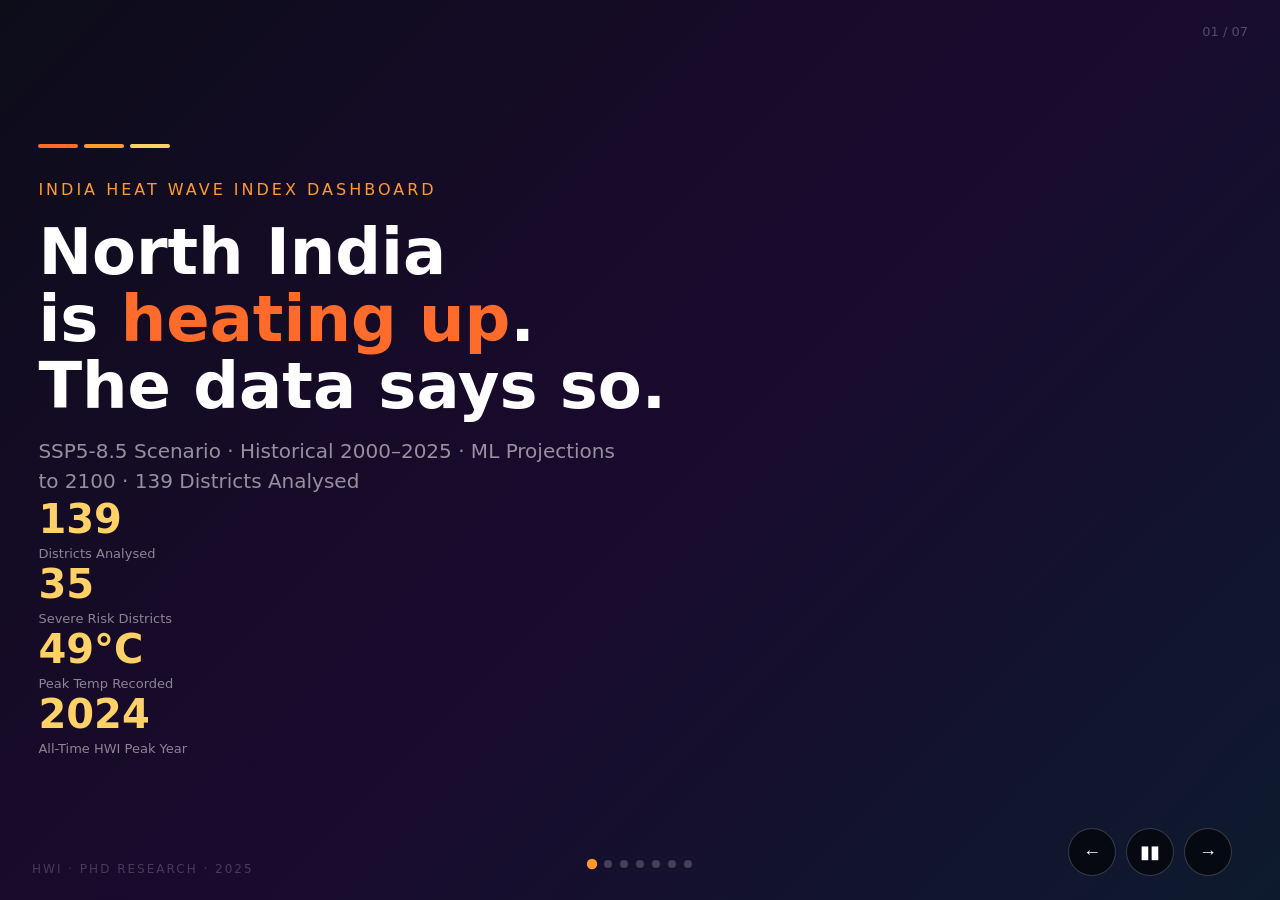
<file: index.html>
<!DOCTYPE html>
<html lang="en">
<head>
<meta charset="UTF-8">
<meta name="viewport" content="width=device-width, initial-scale=1.0">
<title>India Heat Wave Index — LinkedIn Presentation</title>
<style>
  * { margin: 0; padding: 0; box-sizing: border-box; }

  body {
    font-family: 'Segoe UI', system-ui, -apple-system, sans-serif;
    background: #0a0a0f;
    color: #fff;
    height: 100vh;
    overflow: hidden;
    display: flex;
    flex-direction: column;
    align-items: center;
    justify-content: center;
  }

  /* .stage {
    width: 1200px;
    height: 675px;
    position: relative;
    overflow: hidden;
    border-radius: 12px;
  } */
 .stage{
  width:min(1200px,100vw);
  height:min(675px,100vh);
  aspect-ratio:16/9;
} 
 /* .stage{
    width:min(1200px,95vw);
    aspect-ratio:16/9;
    margin:auto;
} */
  .slide {
    position: absolute;
    inset: 0;
    display: flex;
    flex-direction: column;
    justify-content: center;
    padding: clamp(1rem,3vw,4rem);
    opacity: 0;
    transform: translateX(80px);
    transition: opacity 0.55s ease, transform 0.55s ease;
    pointer-events: none;
  }
  .slide.active {
    opacity: 1;
    transform: translateX(0);
    pointer-events: auto;
  }
  .slide.exit {
    opacity: 0;
    transform: translateX(-80px);
  }

  /* ── SLIDE 1 — TITLE ── */
  .s1 { background: linear-gradient(135deg, #0d0d1a 0%, #1a0a2e 50%, #0d1a2e 100%); }
  .s1 .flame-bar { display: flex; gap: 6px; margin-bottom: 32px; }
  .s1 .flame-bar span { width: 40px; height: 4px; border-radius: 2px; }
  .s1 .flame-bar span:nth-child(1) { background: #ff6b2b; }
  .s1 .flame-bar span:nth-child(2) { background: #ff9a2e; }
  .s1 .flame-bar span:nth-child(3) { background: #ffd166; }
  .s1 .eyebrow { font-size: 16px; letter-spacing: 3px; text-transform: uppercase; color: #ff9a2e; margin-bottom: 20px; font-weight: 500; }
  .s1 h1 { font-size: clamp(2rem, 5vw, 4rem); font-weight: 800; line-height: 1.05; color: #fff; margin-bottom: 16px; }
  .s1 h1 em { color: #ff6b2b; font-style: normal; }
  .s1 .subtitle { font-size: 20px; color: rgba(255,255,255,0.55); line-height: 1.5; max-width: 600px; }
  /* .s1 .stats-row { display: flex; gap: 48px; margin-top: 52px; } */
  .s1 ..stats-row{
    display:flex;
    flex-wrap:wrap;
    gap:1.5rem;
}
  .s1 .stat { }
  .s1 .stat-num { font-size: 40px; font-weight: 800; color: #ffd166; }
  .s1 .stat-label { font-size: 13px; color: rgba(255,255,255,0.5); margin-top: 4px; }
  .s1 .geo-hint { position: absolute; right: 72px; top: 50%; transform: translateY(-50%); display: flex; flex-direction: column; gap: 10px; }
  .s1 .geo-dot { width: 8px; height: 8px; border-radius: 50%; }
  .geo-pulse { animation: pulse 2s ease-in-out infinite; }
  @keyframes pulse { 0%,100% { opacity: 1; transform: scale(1); } 50% { opacity: 0.4; transform: scale(0.7); } }

  /* ── SLIDE 2 — SCENARIO COMPARISON ── */
  .s2 { background: #0e1117; }
  .slide-header { margin-bottom: 40px; }
  .slide-header .tag { font-size: 16px; letter-spacing: 2.5px; text-transform: uppercase; color: #ff9a2e; margin-bottom: 12px; }
  .slide-header h2 { font-size: 38px; font-weight: 800; color: #fff; line-height: 1.15; }
  .slide-header h2 em { color: #ff6b2b; font-style: normal; }
  /* .scenario-cards { display: grid; grid-template-columns: repeat(3, 1fr); gap: 20px; } */
 .scenario-cards{
    display:grid;
    grid-template-columns:
      repeat(auto-fit,minmax(280px,1fr));
    gap:20px;
}
  .sc-card { border-radius: 12px; padding: 28px 24px; position: relative; overflow: hidden; }
  .sc-card.green { background: #0d1f17; border: 1px solid #1d4a2a; }
  .sc-card.amber { background: #1f1500; border: 1px solid #4a3000; }
  .sc-card.red { background: #1f0d0d; border: 1px solid #5a1a1a; }
  .sc-card .sc-label { font-size: 12px; font-weight: 700; letter-spacing: 1.5px; text-transform: uppercase; margin-bottom: 16px; }
  .sc-card.green .sc-label { color: #4ade80; }
  .sc-card.amber .sc-label { color: #fbbf24; }
  .sc-card.red .sc-label { color: #f87171; }
  .sc-card .sc-name { font-size: 18px; font-weight: 700; color: #fff; margin-bottom: 8px; }
  .sc-card .sc-desc { font-size: 13px; color: rgba(255,255,255,0.5); margin-bottom: 24px; line-height: 1.5; }
  .sc-card .year-row { display: flex; justify-content: space-between; font-size: 13px; color: rgba(255,255,255,0.4); margin-bottom: 8px; }
  .sc-card .hwi-val { font-size: 32px; font-weight: 800; }
  .sc-card.green .hwi-val { color: #4ade80; }
  .sc-card.amber .hwi-val { color: #fbbf24; }
  .sc-card.red .hwi-val { color: #f87171; }
  .sc-card .hwi-sub { font-size: 12px; color: rgba(255,255,255,0.4); }
  .sc-card .rise-badge { margin-top: 16px; display: inline-flex; align-items: center; gap: 6px; padding: 4px 12px; border-radius: 20px; font-size: 12px; font-weight: 600; }
  .sc-card.green .rise-badge { background: rgba(74,222,128,0.15); color: #4ade80; }
  .sc-card.amber .rise-badge { background: rgba(251,191,36,0.15); color: #fbbf24; }
  .sc-card.red .rise-badge { background: rgba(248,113,113,0.15); color: #f87171; }

  /* ── SLIDE 3 — STATE RISK MAP ── */
  .s3 { background: #0a0e16; }
  /* .state-grid { display: grid; grid-template-columns: 1fr 1fr; gap: 20px; margin-top: 32px; } */
 .state-grid{
    display:grid;
    grid-template-columns:
      repeat(auto-fit,minmax(350px,1fr));
    gap:20px;
}
  .state-row { display: flex; align-items: center; gap: 16px; background: rgba(255,255,255,0.04); border: 0.5px solid rgba(255,255,255,0.08); border-radius: 10px; padding: 16px 20px; }
  .state-risk-bar-wrap { flex: 1; height: 6px; background: rgba(255,255,255,0.1); border-radius: 3px; overflow: hidden; }
  .state-risk-bar { height: 100%; border-radius: 3px; transition: width 1s ease 0.3s; }
  .state-name { font-size: 15px; font-weight: 600; color: #fff; width: 160px; flex-shrink: 0; }
  .state-score { font-size: 14px; font-weight: 700; width: 40px; text-align: right; flex-shrink: 0; }
  .severe-badge { font-size: 11px; padding: 2px 8px; border-radius: 10px; background: rgba(248,113,113,0.2); color: #f87171; width: 60px; text-align: center; flex-shrink: 0; }
  .legend-row { display: flex; gap: 20px; margin-top: 20px; }
  .legend-item { display: flex; align-items: center; gap: 8px; font-size: 12px; color: rgba(255,255,255,0.5); }
  .legend-dot { width: 10px; height: 10px; border-radius: 2px; }

  /* ── SLIDE 4 — TOP DRIVERS ── */
  .s4 { background: #080d14; }
  .drivers-list { display: flex; flex-direction: column; gap: 14px; margin-top: 28px; }
  .driver-item { display: grid; grid-template-columns: 28px 1fr auto auto; align-items: center; gap: 16px; }
  .driver-rank { font-size: 13px; font-weight: 700; color: rgba(255,255,255,0.3); }
  .driver-name { font-size: 15px; font-weight: 600; color: #fff; }
  .driver-cat { font-size: 11px; color: rgba(255,255,255,0.4); font-weight: 400; display: block; }
  .driver-bar-wrap { width: 240px; height: 6px; background: rgba(255,255,255,0.08); border-radius: 3px; overflow: hidden; }
  .driver-bar { height: 100%; border-radius: 3px; width: 0; transition: width 1.2s ease; }
  .driver-pct { font-size: 14px; font-weight: 700; color: #ffd166; min-width: 40px; text-align: right; }

  /* ── SLIDE 5 — HOTTEST YEARS ── */
  .s5 { background: #100808; }
  .years-chart { margin-top: 28px; display: flex; flex-direction: column; gap: 12px; }
  .year-bar-row { display: grid; grid-template-columns: 64px 1fr 80px; align-items: center; gap: 16px; }
  .year-label { font-size: 15px; font-weight: 700; color: rgba(255,255,255,0.7); }
  .year-bar-wrap { height: 32px; background: rgba(255,255,255,0.05); border-radius: 6px; overflow: hidden; position: relative; }
  .year-bar-fill { height: 100%; border-radius: 6px; width: 0; transition: width 1.1s cubic-bezier(0.22,1,0.36,1); display: flex; align-items: center; padding-left: 12px; }
  .year-context { font-size: 11px; color: rgba(255,255,255,0.4); }
  .year-hwi { font-size: 16px; font-weight: 800; text-align: right; }
  .fire-accent { position: absolute; right: 48px; top: 28px; font-size: 80px; opacity: 0.07; user-select: none; }

  /* ── SLIDE 6 — DISTRICT RISING ── */
  .s6 { background: #0c0a12; }
  /* .district-cols { display: grid; grid-template-columns: 1fr 1fr; gap: 24px; margin-top: 28px; } */
 .district-cols{
    display:grid;
    grid-template-columns:
      repeat(auto-fit,minmax(300px,1fr));
    gap:24px;
}
  .district-col h3 { font-size: 13px; letter-spacing: 1.5px; text-transform: uppercase; margin-bottom: 14px; font-weight: 600; }
  .district-col.rising h3 { color: #f87171; }
  .district-col.cooling h3 { color: #34d399; }
  .district-list { display: flex; flex-direction: column; gap: 8px; }
  .dist-row { display: flex; align-items: center; gap: 10px; padding: 8px 12px; border-radius: 8px; background: rgba(255,255,255,0.03); border: 0.5px solid rgba(255,255,255,0.06); }
  .dist-name { font-size: 13px; font-weight: 600; color: #fff; flex: 1; }
  .dist-state { font-size: 11px; color: rgba(255,255,255,0.35); }
  .dist-change { font-size: 13px; font-weight: 700; }
  .rising .dist-change { color: #f87171; }
  .cooling .dist-change { color: #34d399; }

  /* ── SLIDE 7 — CALL TO ACTION ── */
  .s7 { background: linear-gradient(135deg, #0d0d1a 0%, #1a0a2e 50%, #0d1a2e 100%); align-items: center; text-align: center; }
  .s7 .big-number { font-size: clamp(3rem,10vw,8rem); font-weight: 900; color: #ff6b2b; line-height: 1; }
  .s7 .cta-label { font-size: 22px; color: rgba(255,255,255,0.7); margin-bottom: 12px; }
  .s7 h2 { font-size: 36px; font-weight: 800; color: #fff; line-height: 1.3; margin-bottom: 28px; max-width: 720px; }
  .s7 .hashtags { display: flex; gap: 12px; flex-wrap: wrap; justify-content: center; }
  .s7 .hashtag { font-size: 14px; color: #ff9a2e; font-weight: 600; padding: 6px 16px; border: 1px solid rgba(255,154,46,0.3); border-radius: 20px; }

  /* PROGRESS BAR */
  .progress-bar { position: fixed; bottom: 32px; left: 50%; transform: translateX(-50%); display: flex; gap: 8px; z-index: 100; }
  .progress-dot { width: 8px; height: 8px; border-radius: 50%; background: rgba(255,255,255,0.2); cursor: pointer; transition: background 0.3s, transform 0.3s; }
  .progress-dot.active { background: #ff9a2e; transform: scale(1.3); }

  /* CONTROLS */
  .controls { position: fixed; bottom: 24px; right: 48px; display: flex; gap: 10px; z-index: 100; }
  .ctrl-btn { width:clamp(36px,4vw,48px); height:clamp(36px,4vw,48px); border-radius: 50%; border: 1px solid rgba(255,255,255,0.2); background: rgba(0,0,0,0.6); color: #fff; cursor: pointer; font-size: 18px; display: flex; align-items: center; justify-content: center; transition: background 0.2s; }
  .ctrl-btn:hover { background: rgba(255,255,255,0.1); }

  .slide-num { position: absolute; top: 24px; right: 32px; font-size: 13px; color: rgba(255,255,255,0.25); font-weight: 500; }
  .brand { position: absolute; bottom: 24px; left: 32px; font-size: 12px; color: rgba(255,255,255,0.2); letter-spacing: 2px; text-transform: uppercase; }
</style>
</head>
<body>

<div class="stage" id="stage">

  <!-- SLIDE 1: TITLE -->
  <div class="slide s1 active" id="slide-0">
    <div class="flame-bar">
      <span></span><span></span><span></span>
    </div>
    <div class="eyebrow">India Heat Wave Index Dashboard</div>
    <h1>North India<br>is <em>heating up</em>.<br>The data says so.</h1>
    <p class="subtitle">SSP5-8.5 Scenario · Historical 2000–2025 · ML Projections to 2100 · 139 Districts Analysed</p>
    <div class="stats-row">
      <div class="stat">
        <div class="stat-num">139</div>
        <div class="stat-label">Districts Analysed</div>
      </div>
      <div class="stat">
        <div class="stat-num">35</div>
        <div class="stat-label">Severe Risk Districts</div>
      </div>
      <div class="stat">
        <div class="stat-num">49°C</div>
        <div class="stat-label">Peak Temp Recorded</div>
      </div>
      <div class="stat">
        <div class="stat-num">2024</div>
        <div class="stat-label">All-Time HWI Peak Year</div>
      </div>
    </div>
    <div class="brand">HWI · PhD Research · 2025</div>
    <div class="slide-num">01 / 07</div>
  </div>

  <!-- SLIDE 2: THREE SCENARIOS -->
  <div class="slide s2" id="slide-1">
    <div class="slide-header">
      <div class="tag">Climate Projections</div>
      <h2>Three futures.<br>Only one is <em>unavoidable</em>.</h2>
    </div>
    <div class="scenario-cards">
      <div class="sc-card green">
        <div class="sc-label">SSP1-2.6</div>
        <div class="sc-name">Best Case</div>
        <div class="sc-desc">Rapid decarbonisation, aggressive green transitions, global cooperation</div>
        <div class="year-row"><span>2030</span><span>2050</span><span>2100</span></div>
        <div class="hwi-val">2.086</div>
        <div class="hwi-sub">HWI by 2100</div>
        <div class="rise-badge">↑ +0.196 rise</div>
      </div>
      <div class="sc-card amber">
        <div class="sc-label">SSP2-4.5</div>
        <div class="sc-name">Middle Path</div>
        <div class="sc-desc">Moderate mitigation. Partial transitions. Business-as-usual for many sectors</div>
        <div class="year-row"><span>2030</span><span>2050</span><span>2100</span></div>
        <div class="hwi-val">2.230</div>
        <div class="hwi-sub">HWI by 2100</div>
        <div class="rise-badge">↑ +0.316 rise</div>
      </div>
      <div class="sc-card red">
        <div class="sc-label">SSP5-8.5</div>
        <div class="sc-name">Crisis Path</div>
        <div class="sc-desc">No mitigation. Fossil-fuel dominated growth. Extreme warming trajectory</div>
        <div class="year-row"><span>2030</span><span>2050</span><span>2100</span></div>
        <div class="hwi-val">2.304</div>
        <div class="hwi-sub">HWI by 2100</div>
        <div class="rise-badge">↑ +0.369 rise ⚠</div>
      </div>
    </div>
    <div class="slide-num">02 / 07</div>
    <div class="brand">HWI · PhD Research · 2025</div>
  </div>

  <!-- SLIDE 3: STATE RISK -->
  <div class="slide s3" id="slide-2">
    <div class="slide-header">
      <div class="tag">State-Level Risk · SSP5-8.5 Projection 2050</div>
      <h2>Punjab leads heat stress.<br>Rajasthan surprises with recovery.</h2>
    </div>
    <div class="state-grid">
      <div class="state-row">
        <div class="state-name">Punjab</div>
        <div class="state-risk-bar-wrap"><div class="state-risk-bar" style="width:0%;background:linear-gradient(90deg,#f87171,#dc2626);" data-w="100"></div></div>
        <div class="state-score" style="color:#f87171">2.35</div>
        <div class="severe-badge">11 severe</div>
      </div>
      <div class="state-row">
        <div class="state-name">Uttar Pradesh</div>
        <div class="state-risk-bar-wrap"><div class="state-risk-bar" style="width:0%;background:linear-gradient(90deg,#f97316,#ea580c);" data-w="93"></div></div>
        <div class="state-score" style="color:#f97316">2.20</div>
        <div class="severe-badge">21 severe</div>
      </div>
      <div class="state-row">
        <div class="state-name">Delhi</div>
        <div class="state-risk-bar-wrap"><div class="state-risk-bar" style="width:0%;background:linear-gradient(90deg,#fbbf24,#d97706);" data-w="88"></div></div>
        <div class="state-score" style="color:#fbbf24">2.24</div>
        <div class="severe-badge" style="color:#888;background:rgba(255,255,255,0.08);">1 high</div>
      </div>
      <div class="state-row">
        <div class="state-name">Haryana</div>
        <div class="state-risk-bar-wrap"><div class="state-risk-bar" style="width:0%;background:linear-gradient(90deg,#fbbf24,#d97706);" data-w="80"></div></div>
        <div class="state-score" style="color:#fbbf24">2.06</div>
        <div class="severe-badge">3 severe</div>
      </div>
      <div class="state-row" style="grid-column:1/-1">
        <div class="state-name">Rajasthan</div>
        <div class="state-risk-bar-wrap"><div class="state-risk-bar" style="width:0%;background:linear-gradient(90deg,#34d399,#059669);" data-w="52"></div></div>
        <div class="state-score" style="color:#34d399">1.79</div>
        <div class="severe-badge" style="color:#34d399;background:rgba(52,211,153,0.15);">0 severe</div>
      </div>
    </div>
    <div class="slide-num">03 / 07</div>
    <div class="brand">HWI · PhD Research · 2025</div>
  </div>

  <!-- SLIDE 4: SHAP DRIVERS -->
  <div class="slide s4" id="slide-3">
    <div class="slide-header">
      <div class="tag">ML SHAP Feature Importance · SVR Model R² = 0.6356</div>
      <h2>What actually drives<br>heat wave intensity?</h2>
    </div>
    <div class="drivers-list">
      <div class="driver-item">
        <span class="driver-rank">01</span>
        <div><div class="driver-name">Maximum Temperature</div><span class="driver-cat">Temperature · Pearson r = 0.466</span></div>
        <div class="driver-bar-wrap"><div class="driver-bar" style="background:#f87171" data-w="100"></div></div>
        <div class="driver-pct">16.9%</div>
      </div>
      <div class="driver-item">
        <span class="driver-rank">02</span>
        <div><div class="driver-name">Heat Index</div><span class="driver-cat">Heat Stress · Pearson r = 0.534</span></div>
        <div class="driver-bar-wrap"><div class="driver-bar" style="background:#fb923c" data-w="60"></div></div>
        <div class="driver-pct">10.1%</div>
      </div>
      <div class="driver-item">
        <span class="driver-rank">03</span>
        <div><div class="driver-name">Land Surface Temp (lag-1)</div><span class="driver-cat">Land Surface · Pearson r = −0.322</span></div>
        <div class="driver-bar-wrap"><div class="driver-bar" style="background:#fbbf24" data-w="57"></div></div>
        <div class="driver-pct">9.6%</div>
      </div>
      <div class="driver-item">
        <span class="driver-rank">04</span>
        <div><div class="driver-name">Humidity Variability (3-day)</div><span class="driver-cat">Humidity · Pearson r = 0.256</span></div>
        <div class="driver-bar-wrap"><div class="driver-bar" style="background:#a78bfa" data-w="43"></div></div>
        <div class="driver-pct">7.2%</div>
      </div>
      <div class="driver-item">
        <span class="driver-rank">05</span>
        <div><div class="driver-name">Temperature Anomaly</div><span class="driver-cat">Temperature · Pearson r = 0.313</span></div>
        <div class="driver-bar-wrap"><div class="driver-bar" style="background:#60a5fa" data-w="37"></div></div>
        <div class="driver-pct">6.2%</div>
      </div>
    </div>
    <div class="slide-num">04 / 07</div>
    <div class="brand">HWI · PhD Research · 2025</div>
  </div>

  <!-- SLIDE 5: HOTTEST YEARS -->
  <div class="slide s5" id="slide-4">
    <div class="slide-header">
      <div class="tag">Historical Record 2000–2025</div>
      <h2>2024: the most intense<br>heat wave year ever recorded.</h2>
    </div>
    <div class="fire-accent">🔥</div>
    <div class="years-chart">
      <div class="year-bar-row">
        <div class="year-label">2024</div>
        <div class="year-bar-wrap"><div class="year-bar-fill" style="background:linear-gradient(90deg,#dc2626,#f87171)" data-w="100"><span style="font-size:12px;color:rgba(255,255,255,0.8)">🔥 All-time record · 45.2°C · PM2.5: 87.5</span></div></div>
        <div class="year-hwi" style="color:#f87171">2.763</div>
      </div>
      <div class="year-bar-row">
        <div class="year-label">2010</div>
        <div class="year-bar-wrap"><div class="year-bar-fill" style="background:linear-gradient(90deg,#b91c1c,#ef4444)" data-w="84"><span style="font-size:12px;color:rgba(255,255,255,0.7)">Multi-state heatwave · 44.8°C</span></div></div>
        <div class="year-hwi" style="color:#ef4444">2.362</div>
      </div>
      <div class="year-bar-row">
        <div class="year-label">2012</div>
        <div class="year-bar-wrap"><div class="year-bar-fill" style="background:linear-gradient(90deg,#c2410c,#fb923c)" data-w="77"><span style="font-size:12px;color:rgba(255,255,255,0.7)">Drought + heat · 44.3°C</span></div></div>
        <div class="year-hwi" style="color:#fb923c">2.209</div>
      </div>
      <div class="year-bar-row">
        <div class="year-label">2019</div>
        <div class="year-bar-wrap"><div class="year-bar-fill" style="background:linear-gradient(90deg,#b45309,#fbbf24)" data-w="75"><span style="font-size:12px;color:rgba(255,255,255,0.7)">50°C+ in Rajasthan · May heatwave</span></div></div>
        <div class="year-hwi" style="color:#fbbf24">2.171</div>
      </div>
      <div class="year-bar-row">
        <div class="year-label">2003</div>
        <div class="year-bar-wrap"><div class="year-bar-fill" style="background:linear-gradient(90deg,#92400e,#d97706)" data-w="74"><span style="font-size:12px;color:rgba(255,255,255,0.7)">Early-season heat surge · 44.4°C</span></div></div>
        <div class="year-hwi" style="color:#d97706">2.157</div>
      </div>
    </div>
    <div class="slide-num">05 / 07</div>
    <div class="brand">HWI · PhD Research · 2025</div>
  </div>

  <!-- SLIDE 6: DISTRICT WINNERS & LOSERS -->
  <div class="slide s6" id="slide-5">
    <div class="slide-header">
      <div class="tag">District Trends · 2000–04 vs 2021–25</div>
      <h2>Some districts heat up.<br>Others quietly recover.</h2>
    </div>
    <div class="district-cols">
      <div class="district-col rising">
        <h3>▲ Rising Heat Stress</h3>
        <div class="district-list">
          <div class="dist-row"><div><div class="dist-name">Bahraich</div><div class="dist-state">Uttar Pradesh</div></div><div class="dist-change">+0.121</div></div>
          <div class="dist-row"><div><div class="dist-name">Basti</div><div class="dist-state">Uttar Pradesh</div></div><div class="dist-change">+0.115</div></div>
          <div class="dist-row"><div><div class="dist-name">Barmer</div><div class="dist-state">Rajasthan</div></div><div class="dist-change">+0.111</div></div>
          <div class="dist-row"><div><div class="dist-name">Jodhpur</div><div class="dist-state">Rajasthan</div></div><div class="dist-change">+0.093</div></div>
          <div class="dist-row"><div><div class="dist-name">Gonda</div><div class="dist-state">Uttar Pradesh</div></div><div class="dist-change">+0.093</div></div>
        </div>
      </div>
      <div class="district-col cooling">
        <h3>▼ Improving Conditions</h3>
        <div class="district-list">
          <div class="dist-row"><div><div class="dist-name">Sawai Madhopur</div><div class="dist-state">Rajasthan</div></div><div class="dist-change">−0.824</div></div>
          <div class="dist-row"><div><div class="dist-name">Baran</div><div class="dist-state">Rajasthan</div></div><div class="dist-change">−0.734</div></div>
          <div class="dist-row"><div><div class="dist-name">Karauli</div><div class="dist-state">Rajasthan</div></div><div class="dist-change">−0.685</div></div>
          <div class="dist-row"><div><div class="dist-name">Lalitpur</div><div class="dist-state">Uttar Pradesh</div></div><div class="dist-change">−0.661</div></div>
          <div class="dist-row"><div><div class="dist-name">Kota</div><div class="dist-state">Rajasthan</div></div><div class="dist-change">−0.638</div></div>
        </div>
      </div>
    </div>
    <div class="slide-num">06 / 07</div>
    <div class="brand">HWI · PhD Research · 2025</div>
  </div>

  <!-- SLIDE 7: CTA -->
  <div class="slide s7" id="slide-6">
    <div class="cta-label">By 2050 under SSP5-8.5, the national average HWI reaches</div>
    <div class="big-number">2.107</div>
    <h2>35 districts already classified<br>as Severe Risk. Action is needed now.</h2>
    <div class="hashtags">
      <span class="hashtag">#ClimateAction</span>
      <span class="hashtag">#HeatWave</span>
      <span class="hashtag">#IndiaClimate</span>
      <span class="hashtag">#DataScience</span>
      <span class="hashtag">#ClimateResearch</span>
      <span class="hashtag">#PhD</span>
    </div>
    <div class="slide-num">07 / 07</div>
    <div class="brand">HWI · PhD Research · 2025</div>
  </div>

</div>

<!-- PROGRESS -->
<div class="progress-bar" id="dots"></div>

<!-- CONTROLS -->
<div class="controls">
  <button class="ctrl-btn" id="prevBtn" onclick="changeSlide(-1)">&#8592;</button>
  <button class="ctrl-btn" id="playBtn" onclick="togglePlay()">&#9646;&#9646;</button>
  <button class="ctrl-btn" onclick="changeSlide(1)">&#8594;</button>
</div>

<script>
const TOTAL = 7;
let current = 0;
let playing = true;
let timer;

const slides = document.querySelectorAll('.slide');
const dotsEl = document.getElementById('dots');

for (let i = 0; i < TOTAL; i++) {
  const d = document.createElement('div');
  d.className = 'progress-dot' + (i === 0 ? ' active' : '');
  d.onclick = () => goTo(i);
  dotsEl.appendChild(d);
}

function activateBars(slideEl) {
  setTimeout(() => {
    slideEl.querySelectorAll('[data-w]').forEach(el => {
      el.style.width = el.dataset.w + '%';
    });
  }, 200);
}

function goTo(n) {
  const prev = slides[current];
  prev.classList.remove('active');
  prev.classList.add('exit');
  setTimeout(() => prev.classList.remove('exit'), 600);

  current = (n + TOTAL) % TOTAL;
  const next = slides[current];
  next.classList.add('active');
  activateBars(next);

  document.querySelectorAll('.progress-dot').forEach((d, i) => {
    d.classList.toggle('active', i === current);
  });
}

function changeSlide(dir) {
  goTo(current + dir);
  if (playing) resetTimer();
}

function resetTimer() {
  clearInterval(timer);
  timer = setInterval(() => goTo(current + 1), 5500);
}

function togglePlay() {
  playing = !playing;
  document.getElementById('playBtn').innerHTML = playing ? '&#9646;&#9646;' : '&#9654;';
  if (playing) resetTimer(); else clearInterval(timer);
}

activateBars(slides[0]);
resetTimer();

document.addEventListener('keydown', e => {
  if (e.key === 'ArrowRight') changeSlide(1);
  if (e.key === 'ArrowLeft') changeSlide(-1);
  if (e.key === ' ') togglePlay();
});
</script>
</body>
</html>
</file>
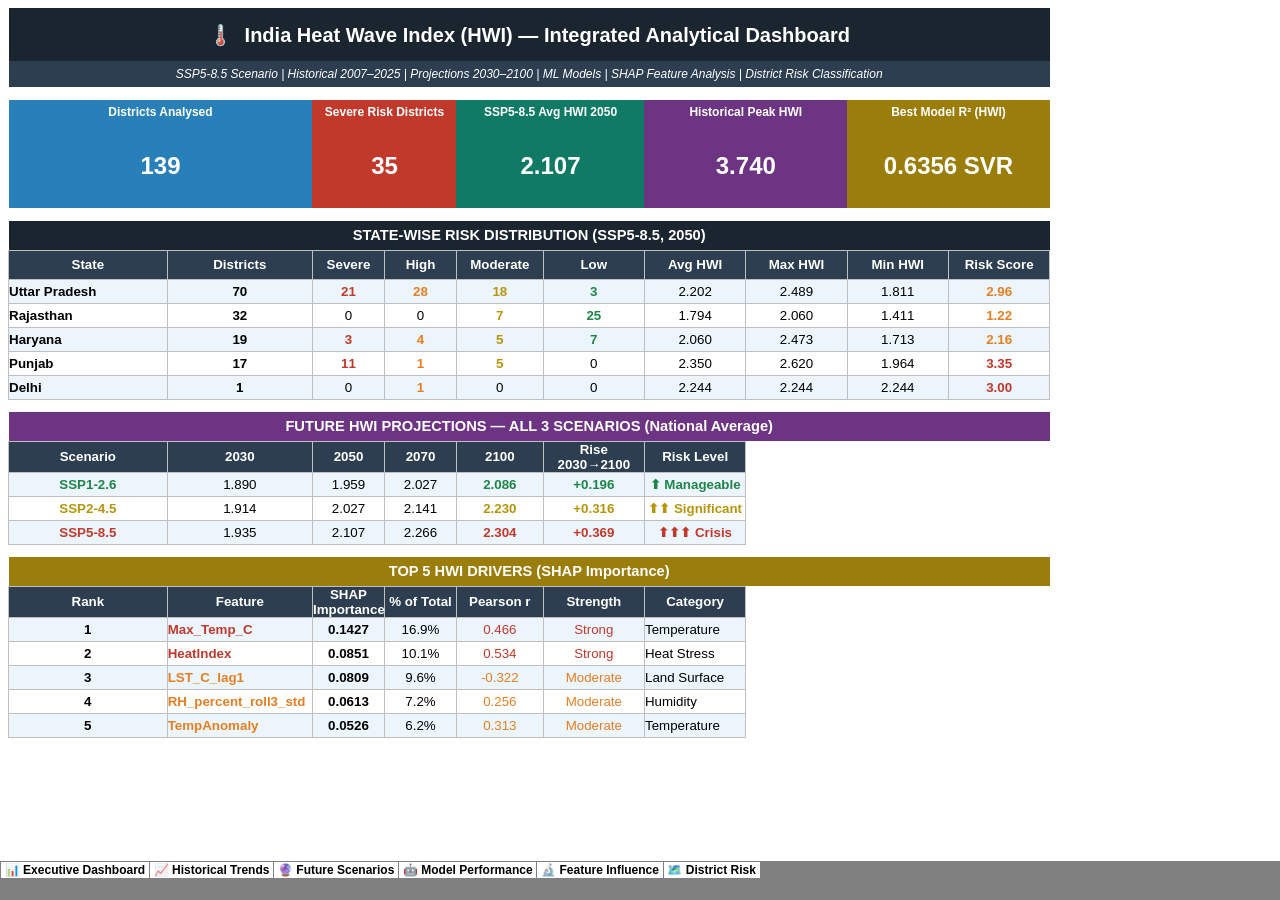
<file: HWI_Full_Analytical_Dashboard - Copy-Web.htm>
<html xmlns:v="urn:schemas-microsoft-com:vml"
xmlns:o="urn:schemas-microsoft-com:office:office"
xmlns:x="urn:schemas-microsoft-com:office:excel"
xmlns="http://www.w3.org/TR/REC-html40">

<head>
<meta name="Excel Workbook Frameset">
<meta http-equiv=Content-Type content="text/html; charset=windows-1252">
<meta name=ProgId content=Excel.Sheet>
<meta name=Generator content="Microsoft Excel 15">
<link rel=File-List
href="HWI_Full_Analytical_Dashboard%20-%20Copy-Web_files/filelist.xml">
<![if !supportTabStrip]>
<link id="shLink" href="HWI_Full_Analytical_Dashboard%20-%20Copy-Web_files/sheet001.htm">
<link id="shLink" href="HWI_Full_Analytical_Dashboard%20-%20Copy-Web_files/sheet002.htm">
<link id="shLink" href="HWI_Full_Analytical_Dashboard%20-%20Copy-Web_files/sheet003.htm">
<link id="shLink" href="HWI_Full_Analytical_Dashboard%20-%20Copy-Web_files/sheet004.htm">
<link id="shLink" href="HWI_Full_Analytical_Dashboard%20-%20Copy-Web_files/sheet005.htm">
<link id="shLink" href="HWI_Full_Analytical_Dashboard%20-%20Copy-Web_files/sheet006.htm">

<link id="shLink">

<script language="JavaScript">
<!--
 var c_lTabs=6;

 var c_rgszSh=new Array(c_lTabs);
 c_rgszSh[0] = "&#128202;�Executive�Dashboard";
 c_rgszSh[1] = "&#128200;�Historical�Trends";
 c_rgszSh[2] = "&#128302;�Future�Scenarios";
 c_rgszSh[3] = "&#129302;�Model�Performance";
 c_rgszSh[4] = "&#128300;�Feature�Influence";
 c_rgszSh[5] = "&#128506;&#65039;�District�Risk";



 var c_rgszClr=new Array(8);
 c_rgszClr[0]="window";
 c_rgszClr[1]="buttonface";
 c_rgszClr[2]="windowframe";
 c_rgszClr[3]="windowtext";
 c_rgszClr[4]="threedlightshadow";
 c_rgszClr[5]="threedhighlight";
 c_rgszClr[6]="threeddarkshadow";
 c_rgszClr[7]="threedshadow";

 var g_iShCur;
 var g_rglTabX=new Array(c_lTabs);

function fnGetIEVer()
{
 var ua=window.navigator.userAgent
 var msie=ua.indexOf("MSIE")
 if (msie>0 && window.navigator.platform=="Win32")
  return parseInt(ua.substring(msie+5,ua.indexOf(".", msie)));
 else
  return 0;
}

function fnBuildFrameset()
{
 var szHTML="<frameset rows=\"*,18\" border=0 width=0 frameborder=no framespacing=0>"+
  "<frame src=\""+document.all.item("shLink")[0].href+"\" name=\"frSheet\" noresize>"+
  "<frameset cols=\"54,*\" border=0 width=0 frameborder=no framespacing=0>"+
  "<frame src=\"\" name=\"frScroll\" marginwidth=0 marginheight=0 scrolling=no>"+
  "<frame src=\"\" name=\"frTabs\" marginwidth=0 marginheight=0 scrolling=no>"+
  "</frameset></frameset><plaintext>";

 with (document) {
  open("text/html","replace");
  write(szHTML);
  close();
 }

 fnBuildTabStrip();
}

function fnBuildTabStrip()
{
 var szHTML=
  "<html><head><style>.clScroll {font:8pt Courier New;color:"+c_rgszClr[6]+";cursor:default;line-height:10pt;}"+
  ".clScroll2 {font:10pt Arial;color:"+c_rgszClr[6]+";cursor:default;line-height:11pt;}</style></head>"+
  "<body onclick=\"event.returnValue=false;\" ondragstart=\"event.returnValue=false;\" onselectstart=\"event.returnValue=false;\" bgcolor="+c_rgszClr[4]+" topmargin=0 leftmargin=0><table cellpadding=0 cellspacing=0 width=100%>"+
  "<tr><td colspan=6 height=1 bgcolor="+c_rgszClr[2]+"></td></tr>"+
  "<tr><td style=\"font:1pt\">&nbsp;<td>"+
  "<td valign=top id=tdScroll class=\"clScroll\" onclick=\"parent.fnFastScrollTabs(0);\" onmouseover=\"parent.fnMouseOverScroll(0);\" onmouseout=\"parent.fnMouseOutScroll(0);\"><a>&#171;</a></td>"+
  "<td valign=top id=tdScroll class=\"clScroll2\" onclick=\"parent.fnScrollTabs(0);\" ondblclick=\"parent.fnScrollTabs(0);\" onmouseover=\"parent.fnMouseOverScroll(1);\" onmouseout=\"parent.fnMouseOutScroll(1);\"><a>&lt</a></td>"+
  "<td valign=top id=tdScroll class=\"clScroll2\" onclick=\"parent.fnScrollTabs(1);\" ondblclick=\"parent.fnScrollTabs(1);\" onmouseover=\"parent.fnMouseOverScroll(2);\" onmouseout=\"parent.fnMouseOutScroll(2);\"><a>&gt</a></td>"+
  "<td valign=top id=tdScroll class=\"clScroll\" onclick=\"parent.fnFastScrollTabs(1);\" onmouseover=\"parent.fnMouseOverScroll(3);\" onmouseout=\"parent.fnMouseOutScroll(3);\"><a>&#187;</a></td>"+
  "<td style=\"font:1pt\">&nbsp;<td></tr></table></body></html>";

 with (frames['frScroll'].document) {
  open("text/html","replace");
  write(szHTML);
  close();
 }

 szHTML =
  "<html><head>"+
  "<style>A:link,A:visited,A:active {text-decoration:none;"+"color:"+c_rgszClr[3]+";}"+
  ".clTab {cursor:hand;background:"+c_rgszClr[1]+";font:9pt Arial;padding-left:3px;padding-right:3px;text-align:center;}"+
  ".clBorder {background:"+c_rgszClr[2]+";font:1pt;}"+
  "</style></head><body onload=\"parent.fnInit();\" onselectstart=\"event.returnValue=false;\" ondragstart=\"event.returnValue=false;\" bgcolor="+c_rgszClr[4]+
  " topmargin=0 leftmargin=0><table id=tbTabs cellpadding=0 cellspacing=0>";

 var iCellCount=(c_lTabs+1)*2;

 var i;
 for (i=0;i<iCellCount;i+=2)
  szHTML+="<col width=1><col>";

 var iRow;
 for (iRow=0;iRow<6;iRow++) {

  szHTML+="<tr>";

  if (iRow==5)
   szHTML+="<td colspan="+iCellCount+"></td>";
  else {
   if (iRow==0) {
    for(i=0;i<iCellCount;i++)
     szHTML+="<td height=1 class=\"clBorder\"></td>";
   } else if (iRow==1) {
    for(i=0;i<c_lTabs;i++) {
     szHTML+="<td height=1 nowrap class=\"clBorder\">&nbsp;</td>";
     szHTML+=
      "<td id=tdTab height=1 nowrap class=\"clTab\" onmouseover=\"parent.fnMouseOverTab("+i+");\" onmouseout=\"parent.fnMouseOutTab("+i+");\">"+
      "<a href=\""+document.all.item("shLink")[i].href+"\" target=\"frSheet\" id=aTab>&nbsp;"+c_rgszSh[i]+"&nbsp;</a></td>";
    }
    szHTML+="<td id=tdTab height=1 nowrap class=\"clBorder\"><a id=aTab>&nbsp;</a></td><td width=100%></td>";
   } else if (iRow==2) {
    for (i=0;i<c_lTabs;i++)
     szHTML+="<td height=1></td><td height=1 class=\"clBorder\"></td>";
    szHTML+="<td height=1></td><td height=1></td>";
   } else if (iRow==3) {
    for (i=0;i<iCellCount;i++)
     szHTML+="<td height=1></td>";
   } else if (iRow==4) {
    for (i=0;i<c_lTabs;i++)
     szHTML+="<td height=1 width=1></td><td height=1></td>";
    szHTML+="<td height=1 width=1></td><td></td>";
   }
  }
  szHTML+="</tr>";
 }

 szHTML+="</table></body></html>";
 with (frames['frTabs'].document) {
  open("text/html","replace");
  charset=document.charset;
  write(szHTML);
  close();
 }
}

function fnInit()
{
 g_rglTabX[0]=0;
 var i;
 for (i=1;i<=c_lTabs;i++)
  with (frames['frTabs'].document.all.tbTabs.rows[1].cells[fnTabToCol(i-1)])
   g_rglTabX[i]=offsetLeft+offsetWidth-6;
}

function fnTabToCol(iTab)
{
 return 2*iTab+1;
}

function fnNextTab(fDir)
{
 var iNextTab=-1;
 var i;

 with (frames['frTabs'].document.body) {
  if (fDir==0) {
   if (scrollLeft>0) {
    for (i=0;i<c_lTabs&&g_rglTabX[i]<scrollLeft;i++);
    if (i<c_lTabs)
     iNextTab=i-1;
   }
  } else {
   if (g_rglTabX[c_lTabs]+6>offsetWidth+scrollLeft) {
    for (i=0;i<c_lTabs&&g_rglTabX[i]<=scrollLeft;i++);
    if (i<c_lTabs)
     iNextTab=i;
   }
  }
 }
 return iNextTab;
}

function fnScrollTabs(fDir)
{
 var iNextTab=fnNextTab(fDir);

 if (iNextTab>=0) {
  frames['frTabs'].scroll(g_rglTabX[iNextTab],0);
  return true;
 } else
  return false;
}

function fnFastScrollTabs(fDir)
{
 if (c_lTabs>16)
  frames['frTabs'].scroll(g_rglTabX[fDir?c_lTabs-1:0],0);
 else
  if (fnScrollTabs(fDir)>0) window.setTimeout("fnFastScrollTabs("+fDir+");",5);
}

function fnSetTabProps(iTab,fActive)
{
 var iCol=fnTabToCol(iTab);
 var i;

 if (iTab>=0) {
  with (frames['frTabs'].document.all) {
   with (tbTabs) {
    for (i=0;i<=4;i++) {
     with (rows[i]) {
      if (i==0)
       cells[iCol].style.background=c_rgszClr[fActive?0:2];
      else if (i>0 && i<4) {
       if (fActive) {
        cells[iCol-1].style.background=c_rgszClr[2];
        cells[iCol].style.background=c_rgszClr[0];
        cells[iCol+1].style.background=c_rgszClr[2];
       } else {
        if (i==1) {
         cells[iCol-1].style.background=c_rgszClr[2];
         cells[iCol].style.background=c_rgszClr[1];
         cells[iCol+1].style.background=c_rgszClr[2];
        } else {
         cells[iCol-1].style.background=c_rgszClr[4];
         cells[iCol].style.background=c_rgszClr[(i==2)?2:4];
         cells[iCol+1].style.background=c_rgszClr[4];
        }
       }
      } else
       cells[iCol].style.background=c_rgszClr[fActive?2:4];
     }
    }
   }
   with (aTab[iTab].style) {
    cursor=(fActive?"default":"hand");
    color=c_rgszClr[3];
   }
  }
 }
}

function fnMouseOverScroll(iCtl)
{
 frames['frScroll'].document.all.tdScroll[iCtl].style.color=c_rgszClr[7];
}

function fnMouseOutScroll(iCtl)
{
 frames['frScroll'].document.all.tdScroll[iCtl].style.color=c_rgszClr[6];
}

function fnMouseOverTab(iTab)
{
 if (iTab!=g_iShCur) {
  var iCol=fnTabToCol(iTab);
  with (frames['frTabs'].document.all) {
   tdTab[iTab].style.background=c_rgszClr[5];
  }
 }
}

function fnMouseOutTab(iTab)
{
 if (iTab>=0) {
  var elFrom=frames['frTabs'].event.srcElement;
  var elTo=frames['frTabs'].event.toElement;

  if ((!elTo) ||
   (elFrom.tagName==elTo.tagName) ||
   (elTo.tagName=="A" && elTo.parentElement!=elFrom) ||
   (elFrom.tagName=="A" && elFrom.parentElement!=elTo)) {

   if (iTab!=g_iShCur) {
    with (frames['frTabs'].document.all) {
     tdTab[iTab].style.background=c_rgszClr[1];
    }
   }
  }
 }
}

function fnSetActiveSheet(iSh)
{
 if (iSh!=g_iShCur) {
  fnSetTabProps(g_iShCur,false);
  fnSetTabProps(iSh,true);
  g_iShCur=iSh;
 }
}

 window.g_iIEVer=fnGetIEVer();
 if (window.g_iIEVer>=4)
  fnBuildFrameset();
//-->
</script>
<![endif]><!--[if gte mso 9]><xml>
 <x:ExcelWorkbook>
  <x:ExcelWorksheets>
   <x:ExcelWorksheet>
    <x:Name>&#128202; Executive Dashboard</x:Name>
    <x:WorksheetSource
     HRef="HWI_Full_Analytical_Dashboard%20-%20Copy-Web_files/sheet001.htm"/>
   </x:ExcelWorksheet>
   <x:ExcelWorksheet>
    <x:Name>&#128200; Historical Trends</x:Name>
    <x:WorksheetSource
     HRef="HWI_Full_Analytical_Dashboard%20-%20Copy-Web_files/sheet002.htm"/>
   </x:ExcelWorksheet>
   <x:ExcelWorksheet>
    <x:Name>&#128302; Future Scenarios</x:Name>
    <x:WorksheetSource
     HRef="HWI_Full_Analytical_Dashboard%20-%20Copy-Web_files/sheet003.htm"/>
   </x:ExcelWorksheet>
   <x:ExcelWorksheet>
    <x:Name>&#129302; Model Performance</x:Name>
    <x:WorksheetSource
     HRef="HWI_Full_Analytical_Dashboard%20-%20Copy-Web_files/sheet004.htm"/>
   </x:ExcelWorksheet>
   <x:ExcelWorksheet>
    <x:Name>&#128300; Feature Influence</x:Name>
    <x:WorksheetSource
     HRef="HWI_Full_Analytical_Dashboard%20-%20Copy-Web_files/sheet005.htm"/>
   </x:ExcelWorksheet>
   <x:ExcelWorksheet>
    <x:Name>&#128506;&#65039; District Risk</x:Name>
    <x:WorksheetSource
     HRef="HWI_Full_Analytical_Dashboard%20-%20Copy-Web_files/sheet006.htm"/>
   </x:ExcelWorksheet>
  </x:ExcelWorksheets>
  <x:Stylesheet
   HRef="HWI_Full_Analytical_Dashboard%20-%20Copy-Web_files/stylesheet.css"/>
  <x:WindowHeight>8628</x:WindowHeight>
  <x:WindowWidth>23040</x:WindowWidth>
  <x:WindowTopX>32767</x:WindowTopX>
  <x:WindowTopY>32767</x:WindowTopY>
  <x:TabRatio>844</x:TabRatio>
  <x:MaxChange>0.0001</x:MaxChange>
  <x:ProtectStructure>False</x:ProtectStructure>
  <x:ProtectWindows>False</x:ProtectWindows>
 </x:ExcelWorkbook>
</xml><![endif]-->
</head>

<frameset rows="*,39" border=0 width=0 frameborder=no framespacing=0>
 <frame src="HWI_Full_Analytical_Dashboard%20-%20Copy-Web_files/sheet001.htm" name="frSheet">
 <frame src="HWI_Full_Analytical_Dashboard%20-%20Copy-Web_files/tabstrip.htm" name="frTabs" marginwidth=0 marginheight=0>
 <noframes>
  <body>
   <p>This page uses frames, but your browser doesn't support them.</p>
  </body>
 </noframes>
</frameset>
</html>
</file>
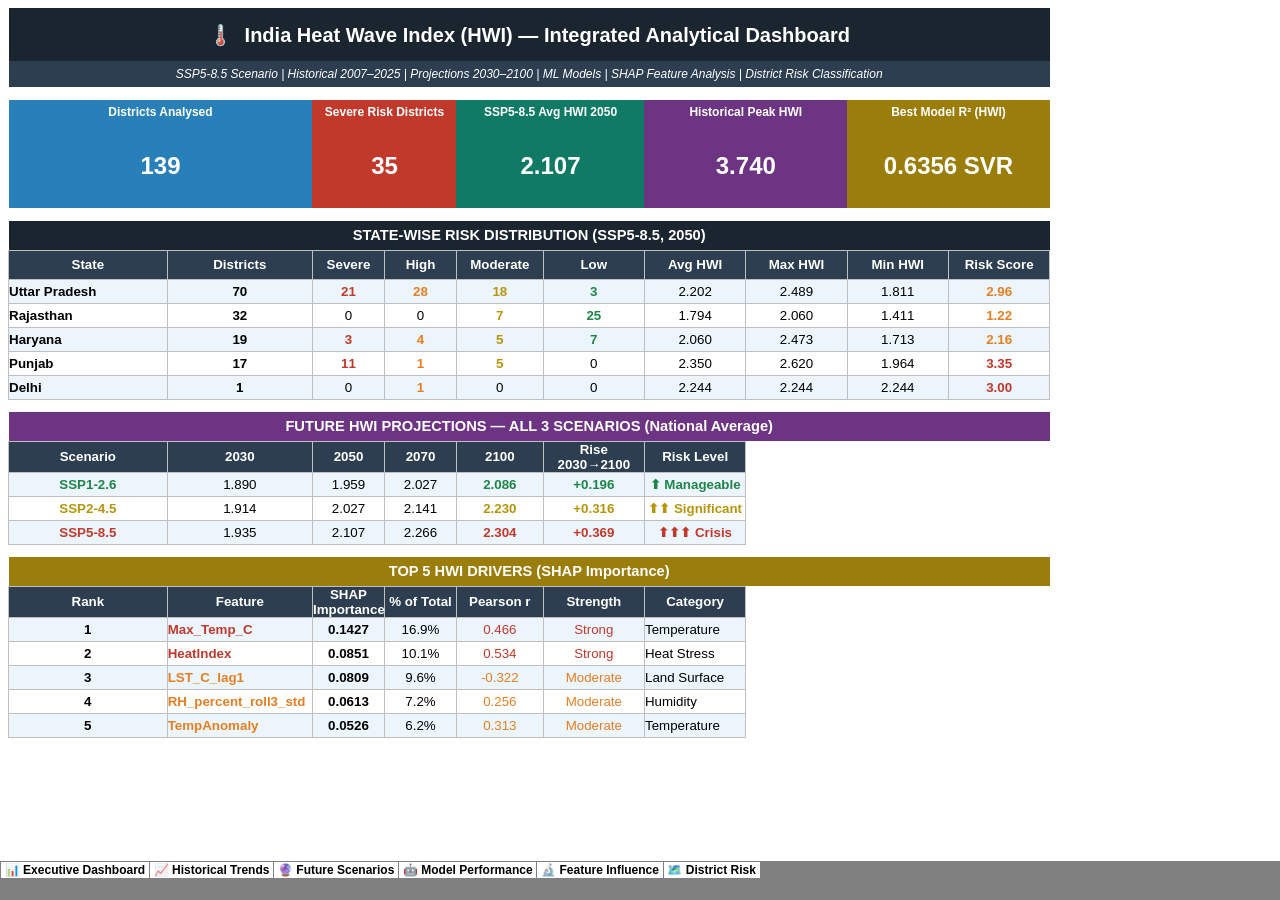
<file: HWI_Full_Analytical_Dashboard - Copy-Web_files/sheet001.htm>
<html xmlns:v="urn:schemas-microsoft-com:vml"
xmlns:o="urn:schemas-microsoft-com:office:office"
xmlns:x="urn:schemas-microsoft-com:office:excel"
xmlns="http://www.w3.org/TR/REC-html40">

<head>
<meta http-equiv=Content-Type content="text/html; charset=windows-1252">
<meta name=ProgId content=Excel.Sheet>
<meta name=Generator content="Microsoft Excel 15">
<link id=Main-File rel=Main-File
href="../HWI_Full_Analytical_Dashboard%20-%20Copy-Web.htm">
<link rel=File-List href=filelist.xml>
<link rel=Stylesheet href=stylesheet.css>
<style>
<!--table
	{mso-displayed-decimal-separator:"\.";
	mso-displayed-thousand-separator:"\,";}
@page
	{margin:1.0in .75in 1.0in .75in;
	mso-header-margin:.51in;
	mso-footer-margin:.51in;}
-->
</style>
<![if !supportTabStrip]><script language="JavaScript">
<!--
function fnUpdateTabs()
 {
  if (parent.window.g_iIEVer>=4) {
   if (parent.document.readyState=="complete"
    && parent.frames['frTabs'].document.readyState=="complete")
   parent.fnSetActiveSheet(0);
  else
   window.setTimeout("fnUpdateTabs();",150);
 }
}

if (window.name!="frSheet")
 window.location.replace("../HWI_Full_Analytical_Dashboard%20-%20Copy-Web.htm");
else
 fnUpdateTabs();
//-->
</script>
<![endif]>
</head>

<body link=blue vlink=purple>

<table border=0 cellpadding=0 cellspacing=0 width=1038 style='border-collapse:
 collapse;table-layout:fixed;width:781pt'>
 <col width=158 style='mso-width-source:userset;mso-width-alt:5632;width:119pt'>
 <col width=145 style='mso-width-source:userset;mso-width-alt:5148;width:109pt'>
 <col width=72 span=2 style='mso-width-source:userset;mso-width-alt:2560;
 width:54pt'>
 <col width=86 style='mso-width-source:userset;mso-width-alt:3072;width:65pt'>
 <col width=101 span=5 style='mso-width-source:userset;mso-width-alt:3584;
 width:76pt'>
 <tr height=53 style='mso-height-source:userset;height:39.75pt'>
  <td colspan=10 height=53 class=xl168 width=1038 style='height:39.75pt;
  width:781pt'>&#127777;&#65039;<span style='mso-spacerun:yes'>� </span>India
  Heat Wave Index (HWI) � Integrated Analytical Dashboard</td>
 </tr>
 <tr height=26 style='mso-height-source:userset;height:19.5pt'>
  <td colspan=10 height=26 class=xl169 style='height:19.5pt'>SSP5-8.5 Scenario
  | Historical 2007�2025 | Projections 2030�2100 | ML Models | SHAP Feature
  Analysis | District Risk Classification</td>
 </tr>
 <tr height=13 style='mso-height-source:userset;height:9.75pt'>
  <td height=13 colspan=10 style='height:9.75pt;mso-ignore:colspan'></td>
 </tr>
 <tr height=24 style='mso-height-source:userset;height:18.0pt'>
  <td colspan=2 height=24 class=xl170 style='height:18.0pt'>Districts Analysed</td>
  <td colspan=2 class=xl171>Severe Risk Districts</td>
  <td colspan=2 class=xl172>SSP5-8.5 Avg HWI 2050</td>
  <td colspan=2 class=xl173>Historical Peak HWI</td>
  <td colspan=2 class=xl174>Best Model R� (HWI)</td>
 </tr>
 <tr height=42 style='mso-height-source:userset;height:31.5pt'>
  <td colspan=2 rowspan=2 height=84 class=xl178 style='height:63.0pt'>139</td>
  <td colspan=2 rowspan=2 class=xl179>35</td>
  <td colspan=2 rowspan=2 class=xl180>2.107</td>
  <td colspan=2 rowspan=2 class=xl181>3.740</td>
  <td colspan=2 rowspan=2 class=xl182>0.6356 SVR</td>
 </tr>
 <tr height=42 style='mso-height-source:userset;height:31.5pt'>
 </tr>
 <tr height=13 style='mso-height-source:userset;height:9.75pt'>
  <td height=13 colspan=10 style='height:9.75pt;mso-ignore:colspan'></td>
 </tr>
 <tr height=29 style='mso-height-source:userset;height:21.75pt'>
  <td colspan=10 height=29 class=xl175 style='height:21.75pt'>STATE-WISE RISK
  DISTRIBUTION (SSP5-8.5, 2050)</td>
 </tr>
 <tr height=29 style='mso-height-source:userset;height:21.75pt'>
  <td height=29 class=xl65 width=158 style='height:21.75pt;width:119pt'>State</td>
  <td class=xl65 width=145 style='border-left:none;width:109pt'>Districts</td>
  <td class=xl65 width=72 style='border-left:none;width:54pt'>Severe</td>
  <td class=xl65 width=72 style='border-left:none;width:54pt'>High</td>
  <td class=xl65 width=86 style='border-left:none;width:65pt'>Moderate</td>
  <td class=xl65 width=101 style='border-left:none;width:76pt'>Low</td>
  <td class=xl65 width=101 style='border-left:none;width:76pt'>Avg HWI</td>
  <td class=xl65 width=101 style='border-left:none;width:76pt'>Max HWI</td>
  <td class=xl65 width=101 style='border-left:none;width:76pt'>Min HWI</td>
  <td class=xl65 width=101 style='border-left:none;width:76pt'>Risk Score</td>
 </tr>
 <tr height=24 style='mso-height-source:userset;height:18.0pt'>
  <td height=24 class=xl66 style='height:18.0pt;border-top:none'>Uttar Pradesh</td>
  <td class=xl67 style='border-top:none;border-left:none'>70</td>
  <td class=xl68 style='border-top:none;border-left:none'>21</td>
  <td class=xl69 style='border-top:none;border-left:none'>28</td>
  <td class=xl70 style='border-top:none;border-left:none'>18</td>
  <td class=xl71 style='border-top:none;border-left:none'>3</td>
  <td class=xl72 style='border-top:none;border-left:none'>2.202</td>
  <td class=xl72 style='border-top:none;border-left:none'>2.489</td>
  <td class=xl72 style='border-top:none;border-left:none'>1.811</td>
  <td class=xl73 style='border-top:none;border-left:none'>2.96</td>
 </tr>
 <tr height=24 style='mso-height-source:userset;height:18.0pt'>
  <td height=24 class=xl74 style='height:18.0pt;border-top:none'>Rajasthan</td>
  <td class=xl75 style='border-top:none;border-left:none'>32</td>
  <td class=xl76 style='border-top:none;border-left:none'>0</td>
  <td class=xl76 style='border-top:none;border-left:none'>0</td>
  <td class=xl77 style='border-top:none;border-left:none'>7</td>
  <td class=xl78 style='border-top:none;border-left:none'>25</td>
  <td class=xl79 style='border-top:none;border-left:none'>1.794</td>
  <td class=xl79 style='border-top:none;border-left:none'>2.060</td>
  <td class=xl79 style='border-top:none;border-left:none'>1.411</td>
  <td class=xl80 style='border-top:none;border-left:none'>1.22</td>
 </tr>
 <tr height=24 style='mso-height-source:userset;height:18.0pt'>
  <td height=24 class=xl66 style='height:18.0pt;border-top:none'>Haryana</td>
  <td class=xl67 style='border-top:none;border-left:none'>19</td>
  <td class=xl68 style='border-top:none;border-left:none'>3</td>
  <td class=xl69 style='border-top:none;border-left:none'>4</td>
  <td class=xl70 style='border-top:none;border-left:none'>5</td>
  <td class=xl71 style='border-top:none;border-left:none'>7</td>
  <td class=xl72 style='border-top:none;border-left:none'>2.060</td>
  <td class=xl72 style='border-top:none;border-left:none'>2.473</td>
  <td class=xl72 style='border-top:none;border-left:none'>1.713</td>
  <td class=xl73 style='border-top:none;border-left:none'>2.16</td>
 </tr>
 <tr height=24 style='mso-height-source:userset;height:18.0pt'>
  <td height=24 class=xl74 style='height:18.0pt;border-top:none'>Punjab</td>
  <td class=xl75 style='border-top:none;border-left:none'>17</td>
  <td class=xl81 style='border-top:none;border-left:none'>11</td>
  <td class=xl82 style='border-top:none;border-left:none'>1</td>
  <td class=xl77 style='border-top:none;border-left:none'>5</td>
  <td class=xl76 style='border-top:none;border-left:none'>0</td>
  <td class=xl79 style='border-top:none;border-left:none'>2.350</td>
  <td class=xl79 style='border-top:none;border-left:none'>2.620</td>
  <td class=xl79 style='border-top:none;border-left:none'>1.964</td>
  <td class=xl83 style='border-top:none;border-left:none'>3.35</td>
 </tr>
 <tr height=24 style='mso-height-source:userset;height:18.0pt'>
  <td height=24 class=xl66 style='height:18.0pt;border-top:none'>Delhi</td>
  <td class=xl67 style='border-top:none;border-left:none'>1</td>
  <td class=xl84 style='border-top:none;border-left:none'>0</td>
  <td class=xl69 style='border-top:none;border-left:none'>1</td>
  <td class=xl84 style='border-top:none;border-left:none'>0</td>
  <td class=xl84 style='border-top:none;border-left:none'>0</td>
  <td class=xl72 style='border-top:none;border-left:none'>2.244</td>
  <td class=xl72 style='border-top:none;border-left:none'>2.244</td>
  <td class=xl72 style='border-top:none;border-left:none'>2.244</td>
  <td class=xl85 style='border-top:none;border-left:none'>3.00</td>
 </tr>
 <tr height=13 style='mso-height-source:userset;height:9.75pt'>
  <td height=13 colspan=10 style='height:9.75pt;mso-ignore:colspan'></td>
 </tr>
 <tr height=29 style='mso-height-source:userset;height:21.75pt'>
  <td colspan=10 height=29 class=xl176 style='height:21.75pt'>FUTURE HWI
  PROJECTIONS � ALL 3 SCENARIOS (National Average)</td>
 </tr>
 <tr height=29 style='mso-height-source:userset;height:21.75pt'>
  <td height=29 class=xl65 width=158 style='height:21.75pt;width:119pt'>Scenario</td>
  <td class=xl65 width=145 style='border-left:none;width:109pt'>2030</td>
  <td class=xl65 width=72 style='border-left:none;width:54pt'>2050</td>
  <td class=xl65 width=72 style='border-left:none;width:54pt'>2070</td>
  <td class=xl65 width=86 style='border-left:none;width:65pt'>2100</td>
  <td class=xl65 width=101 style='border-left:none;width:76pt'>Rise
  2030&#8594;2100</td>
  <td class=xl65 width=101 style='border-left:none;width:76pt'>Risk Level</td>
  <td colspan=3 style='mso-ignore:colspan'></td>
 </tr>
 <tr height=24 style='mso-height-source:userset;height:18.0pt'>
  <td height=24 class=xl71 style='height:18.0pt;border-top:none'>SSP1-2.6</td>
  <td class=xl72 style='border-top:none;border-left:none'>1.890</td>
  <td class=xl72 style='border-top:none;border-left:none'>1.959</td>
  <td class=xl72 style='border-top:none;border-left:none'>2.027</td>
  <td class=xl86 style='border-top:none;border-left:none'>2.086</td>
  <td class=xl71 style='border-top:none;border-left:none'>+0.196</td>
  <td class=xl71 style='border-top:none;border-left:none'>&#11014; Manageable</td>
  <td colspan=3 style='mso-ignore:colspan'></td>
 </tr>
 <tr height=24 style='mso-height-source:userset;height:18.0pt'>
  <td height=24 class=xl77 style='height:18.0pt;border-top:none'>SSP2-4.5</td>
  <td class=xl79 style='border-top:none;border-left:none'>1.914</td>
  <td class=xl79 style='border-top:none;border-left:none'>2.027</td>
  <td class=xl79 style='border-top:none;border-left:none'>2.141</td>
  <td class=xl87 style='border-top:none;border-left:none'>2.230</td>
  <td class=xl77 style='border-top:none;border-left:none'>+0.316</td>
  <td class=xl77 style='border-top:none;border-left:none'>&#11014;&#11014;
  Significant</td>
  <td colspan=3 style='mso-ignore:colspan'></td>
 </tr>
 <tr height=24 style='mso-height-source:userset;height:18.0pt'>
  <td height=24 class=xl68 style='height:18.0pt;border-top:none'>SSP5-8.5</td>
  <td class=xl72 style='border-top:none;border-left:none'>1.935</td>
  <td class=xl72 style='border-top:none;border-left:none'>2.107</td>
  <td class=xl72 style='border-top:none;border-left:none'>2.266</td>
  <td class=xl88 style='border-top:none;border-left:none'>2.304</td>
  <td class=xl68 style='border-top:none;border-left:none'>+0.369</td>
  <td class=xl68 style='border-top:none;border-left:none'>&#11014;&#11014;&#11014;
  Crisis</td>
  <td colspan=3 style='mso-ignore:colspan'></td>
 </tr>
 <tr height=13 style='mso-height-source:userset;height:9.75pt'>
  <td height=13 colspan=10 style='height:9.75pt;mso-ignore:colspan'></td>
 </tr>
 <tr height=29 style='mso-height-source:userset;height:21.75pt'>
  <td colspan=10 height=29 class=xl177 style='height:21.75pt'>TOP 5 HWI DRIVERS
  (SHAP Importance)</td>
 </tr>
 <tr height=29 style='mso-height-source:userset;height:21.75pt'>
  <td height=29 class=xl65 width=158 style='height:21.75pt;width:119pt'>Rank</td>
  <td class=xl65 width=145 style='border-left:none;width:109pt'>Feature</td>
  <td class=xl65 width=72 style='border-left:none;width:54pt'>SHAP Importance</td>
  <td class=xl65 width=72 style='border-left:none;width:54pt'>% of Total</td>
  <td class=xl65 width=86 style='border-left:none;width:65pt'>Pearson r</td>
  <td class=xl65 width=101 style='border-left:none;width:76pt'>Strength</td>
  <td class=xl65 width=101 style='border-left:none;width:76pt'>Category</td>
  <td colspan=3 style='mso-ignore:colspan'></td>
 </tr>
 <tr height=24 style='mso-height-source:userset;height:18.0pt'>
  <td height=24 class=xl67 style='height:18.0pt;border-top:none'>1</td>
  <td class=xl89 style='border-top:none;border-left:none'>Max_Temp_C</td>
  <td class=xl90 style='border-top:none;border-left:none'>0.1427</td>
  <td class=xl91 style='border-top:none;border-left:none'>16.9%</td>
  <td class=xl92 style='border-top:none;border-left:none'>0.466</td>
  <td class=xl93 style='border-top:none;border-left:none'>Strong</td>
  <td class=xl94 style='border-top:none;border-left:none'>Temperature</td>
  <td colspan=3 style='mso-ignore:colspan'></td>
 </tr>
 <tr height=24 style='mso-height-source:userset;height:18.0pt'>
  <td height=24 class=xl75 style='height:18.0pt;border-top:none'>2</td>
  <td class=xl95 style='border-top:none;border-left:none'>HeatIndex</td>
  <td class=xl96 style='border-top:none;border-left:none'>0.0851</td>
  <td class=xl97 style='border-top:none;border-left:none'>10.1%</td>
  <td class=xl98 style='border-top:none;border-left:none'>0.534</td>
  <td class=xl99 style='border-top:none;border-left:none'>Strong</td>
  <td class=xl100 style='border-top:none;border-left:none'>Heat Stress</td>
  <td colspan=3 style='mso-ignore:colspan'></td>
 </tr>
 <tr height=24 style='mso-height-source:userset;height:18.0pt'>
  <td height=24 class=xl67 style='height:18.0pt;border-top:none'>3</td>
  <td class=xl101 style='border-top:none;border-left:none'>LST_C_lag1</td>
  <td class=xl90 style='border-top:none;border-left:none'>0.0809</td>
  <td class=xl91 style='border-top:none;border-left:none'>9.6%</td>
  <td class=xl102 style='border-top:none;border-left:none'>-0.322</td>
  <td class=xl103 style='border-top:none;border-left:none'>Moderate</td>
  <td class=xl94 style='border-top:none;border-left:none'>Land Surface</td>
  <td colspan=3 style='mso-ignore:colspan'></td>
 </tr>
 <tr height=24 style='mso-height-source:userset;height:18.0pt'>
  <td height=24 class=xl75 style='height:18.0pt;border-top:none'>4</td>
  <td class=xl104 style='border-top:none;border-left:none'>RH_percent_roll3_std</td>
  <td class=xl96 style='border-top:none;border-left:none'>0.0613</td>
  <td class=xl97 style='border-top:none;border-left:none'>7.2%</td>
  <td class=xl105 style='border-top:none;border-left:none'>0.256</td>
  <td class=xl106 style='border-top:none;border-left:none'>Moderate</td>
  <td class=xl100 style='border-top:none;border-left:none'>Humidity</td>
  <td colspan=3 style='mso-ignore:colspan'></td>
 </tr>
 <tr height=24 style='mso-height-source:userset;height:18.0pt'>
  <td height=24 class=xl67 style='height:18.0pt;border-top:none'>5</td>
  <td class=xl101 style='border-top:none;border-left:none'>TempAnomaly</td>
  <td class=xl90 style='border-top:none;border-left:none'>0.0526</td>
  <td class=xl91 style='border-top:none;border-left:none'>6.2%</td>
  <td class=xl102 style='border-top:none;border-left:none'>0.313</td>
  <td class=xl103 style='border-top:none;border-left:none'>Moderate</td>
  <td class=xl94 style='border-top:none;border-left:none'>Temperature</td>
  <td colspan=3 style='mso-ignore:colspan'></td>
 </tr>
 <![if supportMisalignedColumns]>
 <tr height=0 style='display:none'>
  <td width=158 style='width:119pt'></td>
  <td width=145 style='width:109pt'></td>
  <td width=72 style='width:54pt'></td>
  <td width=72 style='width:54pt'></td>
  <td width=86 style='width:65pt'></td>
  <td width=101 style='width:76pt'></td>
  <td width=101 style='width:76pt'></td>
  <td width=101 style='width:76pt'></td>
  <td width=101 style='width:76pt'></td>
  <td width=101 style='width:76pt'></td>
 </tr>
 <![endif]>
</table>

</body>

</html>
</file>
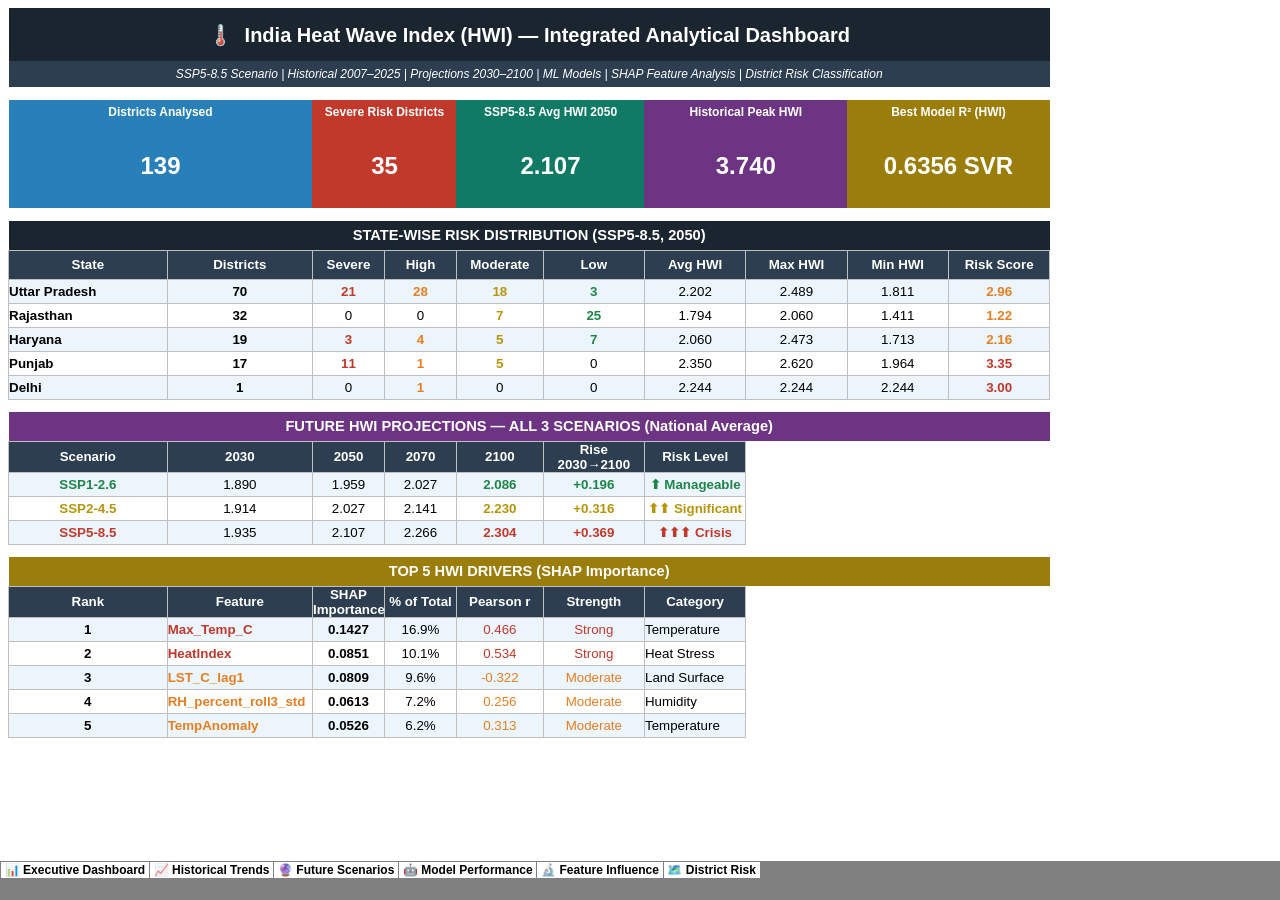
<file: HWI_Full_Analytical_Dashboard - Copy-Web_files/sheet002.htm>
<html xmlns:v="urn:schemas-microsoft-com:vml"
xmlns:o="urn:schemas-microsoft-com:office:office"
xmlns:x="urn:schemas-microsoft-com:office:excel"
xmlns="http://www.w3.org/TR/REC-html40">

<head>
<meta http-equiv=Content-Type content="text/html; charset=windows-1252">
<meta name=ProgId content=Excel.Sheet>
<meta name=Generator content="Microsoft Excel 15">
<link id=Main-File rel=Main-File
href="../HWI_Full_Analytical_Dashboard%20-%20Copy-Web.htm">
<link rel=File-List href=filelist.xml>
<!--[if !mso]>
<style>
v\:* {behavior:url(#default#VML);}
o\:* {behavior:url(#default#VML);}
x\:* {behavior:url(#default#VML);}
.shape {behavior:url(#default#VML);}
</style>
<![endif]-->
<link rel=Stylesheet href=stylesheet.css>
<style>
<!--table
	{mso-displayed-decimal-separator:"\.";
	mso-displayed-thousand-separator:"\,";}
@page
	{margin:1.0in .75in 1.0in .75in;
	mso-header-margin:.51in;
	mso-footer-margin:.51in;}
-->
</style>
<![if !supportTabStrip]><script language="JavaScript">
<!--
function fnUpdateTabs()
 {
  if (parent.window.g_iIEVer>=4) {
   if (parent.document.readyState=="complete"
    && parent.frames['frTabs'].document.readyState=="complete")
   parent.fnSetActiveSheet(1);
  else
   window.setTimeout("fnUpdateTabs();",150);
 }
}

if (window.name!="frSheet")
 window.location.replace("../HWI_Full_Analytical_Dashboard%20-%20Copy-Web.htm");
else
 fnUpdateTabs();
//-->
</script>
<![endif]>
</head>

<body link=blue vlink=purple>

<table border=0 cellpadding=0 cellspacing=0 width=1458 style='border-collapse:
 collapse;table-layout:fixed;width:1101pt'>
 <col width=58 style='mso-width-source:userset;mso-width-alt:2048;width:43pt'>
 <col width=86 span=3 style='mso-width-source:userset;mso-width-alt:3072;
 width:65pt'>
 <col width=115 span=2 style='mso-width-source:userset;mso-width-alt:4096;
 width:86pt'>
 <col width=101 style='mso-width-source:userset;mso-width-alt:3584;width:76pt'>
 <col width=29 span=13 style='mso-width-source:userset;mso-width-alt:1024;
 width:22pt'>
 <col width=62 span=7 style='width:47pt'>
 <tr height=45 style='mso-height-source:userset;height:33.75pt'>
  <td colspan=9 height=45 class=xl183 width=705 style='height:33.75pt;
  width:530pt'>&#128200;<span style='mso-spacerun:yes'>� </span>Historical HWI
  Analysis � 2007 to 2025</td>
  <td width=29 style='width:22pt'></td>
  <td width=29 style='width:22pt'></td>
  <td width=29 style='width:22pt'></td>
  <td width=29 style='width:22pt'></td>
  <td width=29 style='width:22pt'></td>
  <td width=29 style='width:22pt'></td>
  <td width=29 style='width:22pt'></td>
  <td width=29 style='width:22pt'></td>
  <td width=29 style='width:22pt'></td>
  <td width=29 style='width:22pt'></td>
  <td width=29 style='width:22pt'></td>
  <td width=62 style='width:47pt'></td>
  <td width=62 style='width:47pt'></td>
  <td width=62 style='width:47pt'></td>
  <td width=62 style='width:47pt'></td>
  <td width=62 style='width:47pt'></td>
  <td width=62 style='width:47pt'></td>
  <td width=62 style='width:47pt'></td>
 </tr>
 <tr height=26 style='mso-height-source:userset;height:19.5pt'>
  <td colspan=9 height=26 class=xl184 style='height:19.5pt'>Annual
  District-Averaged HWI | 5 States | Phase 3 Final Dataset</td>
  <td colspan=18 style='mso-ignore:colspan'></td>
 </tr>
 <tr height=10 style='mso-height-source:userset;height:7.5pt'>
  <td height=10 colspan=27 style='height:7.5pt;mso-ignore:colspan'></td>
 </tr>
 <tr height=29 style='mso-height-source:userset;height:21.75pt'>
  <td colspan=7 height=29 class=xl185 style='height:21.75pt'>ANNUAL HWI BY
  STATE</td>
  <td></td>
  <td colspan=19 rowspan=22 height=533 width=782 style='mso-ignore:colspan-rowspan;
  height:399.9pt;width:593pt'><!--[if gte vml 1]><v:shapetype id="_x0000_t75"
   coordsize="21600,21600" o:spt="75" o:preferrelative="t" path="m@4@5l@4@11@9@11@9@5xe"
   filled="f" stroked="f">
   <v:stroke joinstyle="miter"/>
   <v:formulas>
    <v:f eqn="if lineDrawn pixelLineWidth 0"/>
    <v:f eqn="sum @0 1 0"/>
    <v:f eqn="sum 0 0 @1"/>
    <v:f eqn="prod @2 1 2"/>
    <v:f eqn="prod @3 21600 pixelWidth"/>
    <v:f eqn="prod @3 21600 pixelHeight"/>
    <v:f eqn="sum @0 0 1"/>
    <v:f eqn="prod @6 1 2"/>
    <v:f eqn="prod @7 21600 pixelWidth"/>
    <v:f eqn="sum @8 21600 0"/>
    <v:f eqn="prod @7 21600 pixelHeight"/>
    <v:f eqn="sum @10 21600 0"/>
   </v:formulas>
   <v:path o:extrusionok="f" gradientshapeok="t" o:connecttype="rect"/>
   <o:lock v:ext="edit" aspectratio="t"/>
  </v:shapetype><v:shape id="Chart_x0020_1" o:spid="_x0000_s1025" type="#_x0000_t75"
   style='position:absolute;margin-left:0;margin-top:-.6pt;width:552pt;
   height:397.8pt;z-index:1;visibility:visible' o:gfxdata="UEsDBBQABgAIAAAAIQD1avy5IAEAAF4CAAATAAAAW0NvbnRlbnRfVHlwZXNdLnhtbIySy07DMBBF
90j8g+Utip12gRBK2gUpS0CofIBlTx5q/JDHTdu/Z5K2iyIKXVn2zL3neuxiubc9GyBi513JZyLn
DJz2pnNNyb/Wr9kTZ5iUM6r3Dkp+AOTLxf1dsT4EQEZqhyVvUwrPUqJuwSoUPoCjSu2jVYm2sZFB
6Y1qQM7z/FFq7xK4lKXRgy+KCmq17RNb7en4mCRCj5y9HBtHVslVCH2nVaKkcnDmByU7EQQppx5s
u4APFIPLXwlj5TrgpHun0cTOAPtQMb0pSzGkiShh7iuvxd8eY0iLma/rToOoIq4m1TnTNW/dEgvl
tMxuQFxO+4QzXm8tzViYqHb0mLYXk+F/cON3LsJwA/biZhXJPmE4u8vpdyy+AQAA//8DAFBLAwQU
AAYACAAAACEAOP0h/9YAAACUAQAACwAAAF9yZWxzLy5yZWxzpJDBasMwDIbvg72D0X1xmsMYo04v
o9Br6R7A2IpjGltGMtn69jODwTJ621G/0PeJf3/4TItakSVSNrDrelCYHfmYg4H3y/HpBZRUm71d
KKOBGwocxseH/RkXW9uRzLGIapQsBuZay6vW4mZMVjoqmNtmIk62tpGDLtZdbUA99P2z5t8MGDdM
dfIG+OQHUJdbaeY/7BQdk9BUO0dJ0zRFd4+qPX3kM66NYjlgNeBZvkPGtWvPgb7v3f3TG9iWOboj
24Rv5LZ+HKhlP3q96XL8AgAA//8DAFBLAwQUAAYACAAAACEA4KPu7rIBAACBBAAADgAAAGRycy9l
Mm9Eb2MueG1spFTBbtswDL0P2D8Iuq9O3CAtjMhF0aBDL20P2wcQshwLsCSDUhP370fJstcAHTCk
F4N6JN+jSMq7u9H07KjQa2cFX1+tOFNWukbbg+C/fz3+uOXMB7AN9M4qwd+V53f192+7scEKrOwc
MqKwviJA8C6EoSoKLztlwF+5QVnytg4NBDrioWgQTkRu+qJcrbaFH1BB4zulwn7y8Dpxh5N7UH1/
P0moRod7LzjVENEc06IzU7R0fX27K2JR0UwMZLy0bb1a4HhKHnSn+nqCozljH6IJTtGJ8a9McAt1
XW4X4gWMOevNTbn5h2i5+Vx1vbnezjln0rPgAWHotHxEMIoZkOgEz02wx58fnK+Yi3k+viLTjeAl
Z5ayBH/oAANb82KJOE8kPF33c8KxReo1VK5t88DhgnEb0JazUXDas/f4JVGo1Bi+zCknUjmzpqvM
Ref2fVUk1pqp9hCAvaG+oAcyzoGGJ6tk5aLkxUyZ4L9eH01PS7V38s0oG6YniKqHQM/fd3rwnGEV
twafmrQpxdmNaUOWc96W3I+0mXmxek3csUHzRp295Zw3/TvqPwAAAP//AwBQSwMEFAAGAAgAAAAh
AEKz1vGTDAAAI1wAABUAAABkcnMvY2hhcnRzL2NoYXJ0MS54bWzsXNtu28gZvi/Qd1CFAHslmsMz
hdgLmbKdoE5ixEmK9m4kjSQmFKmSlGPvokAve78P0HfrE/QR+s8MhzOUNQq1tpFDqQCxSM3xP833
cYb/859vV0nvhuRFnKXHfWSY/R5Jp9ksThfH/ffvzgdBv1eUOJ3hJEvJcf+OFP2fT/74h+fT4XSJ
8/J6jaekB42kxXB63F+W5Xp4dFRMl2SFCyNbkxR+m2f5CpdwmS+OZjn+DI2vkiPLNL0j1ki/agD/
jgZWOE5F/bxN/Ww+j6dknE03K5KWfBQ5SXAJEiiW8boQrU2Rl1v3WlzF0zwrsnlpTLPVEW9MTAoa
Q+5RPasTENIMlwSFptO7wclx3+wf0ZsJThf8BkkH76/5zTzbpDMyi7I8BXU0yhflXUL4HYsXZmKj
TZVxmRD25Zb+n8fT5clzPJxks7urvJdnZdUpHiZFeU3bgRHg4Zr9d5XTPzMyfwtli19A/4EJBjCB
L1TrefwJNJ5m1+wb3FmDhgeoTysVWRLPzuMkYRf5YhIleTVmk37oMI+2ilEZp73ybk3mYDTH/Qgn
8SSPq6J8GKzWmg+MjS6HoVF5HfdBVi9fwyi+8jhhQHTO5cl1CbrtvfjLy967nKSzHtiz/59//maZ
lkunXrKpQFn4DuI+EsqBLyXTVQZul+C7pqarqacZlS1TVZL2PlMl0k7r29BmkrJGC1aDNiosAW/K
7B29GJOElGTW6GCdZOUoJ5ib4V22KblFximJqD/T+wswxTX4KK/IvT+fccO7wfldlCXZtoUSmOh0
GM9uG71l+YwIs+D1+dTBtt6SOa0xP/npv//+7V+9F3FRZmC9OOHSLH7607PTZyBIWgTKQY0IQ1Sh
39dlBL5S8p4Qb3dd9qBzLqfp8OYE5r6Mae0bJqU11YbaCr9gg4Cv1agq4XOJgy97XOp6W7fCwDwN
KwNuFGPezH2goajpcIXzT1xaxd1qkkH0pZEhhejK2lELzC4nScFmv8ssdhkEHpL5nEzLy4LqlU6S
1aQz5GZbBYbPOV7LTlsGB+rWNDjA//uDw7ajj/IYJ5WU7rs5+M4VzjGNQbWj86BYew4fPcxmmX2+
JAuo8Wey5TjwywcwHjXM0tIRLl/jVRU8q/BL71+TfOf9K5JPYVm4187pZjJJyHX8S9VUZXYFWcPQ
wXJPekza9SU1WTZYDB5wCd7VjOjklqqIqha+9TZ5fNz/NTrzXNsfocHYO48GztxzB+E4RAPfspzI
CR03OD39h1yc3IOXJqtabaFb5O4eHpsWmA2MipmPGCfcqo1xitnA082qhQ+PnnnDZ6NnlkPFwzwZ
6tWezIFBlM3IyQWBZQ8nrBiDC+zuPW9nzkZDQNPdaeylVaW3yzJ0waK/QJlAV8aSZUJdGbsug0xd
GUeWQboyrixj6cp4soytK+PLMky6u+YeyDIslu4qE8oynq4vRCMhFyLSC1pKGmkljaSokVbUSMra
0soaSWFbWmEjKW1LK20kxW1pxY2kvLk175IlkgKnKEA1SLiQps8vxPJTeRTELirkdo51Sh3rtIVj
mQbEbToUxdnauhUyQs+lcE589HKu7AMZnu2H6qcpBemWtR0YyDfVClrTqY3C8E0AqvKjVaywEGS4
lqf2obW82lwMC9myB9PUzry2HSrnVn3UhgQzD9Qa2pnXVmUg1E66wqmR4Xha8dRejYzAgfAoP9rZ
IuHj0LCF1MFrRVp7PLUmnTXUHg9D8fS9KwrVB3Pp84bptlN7HQGQYet7F4qzjT2xROgKbM7ZUuie
EFD5frHKsnLZQLZiCW5ABdsOzChyBu7YOxs4ZhgNTs9sa3DmW2Mr9G3XjiIFKngHQwVHgQrecJPG
f9+QlxWT+FWYySBybOjdGY8HQXQWDOyx4ztodA5DAKDC8ecOIFFU6HeLMlSISqEM1Z1DKEP0AMrw
AqgNTnHTQkFlknrwCxG1fy9pABceeW5HGkjziUJHGuji35EGIP4daYBIQx9ZSLRU4xITaZfzGomY
SItixRIGTzc60tAM9VLYEkCYexZ6Ke7vhjRElDRET04agrAdSJVY0tWjOckTLFMLHyU1cAKtXSvg
0dYWqh3NQIHbCt/WdmAgs12N2gkNyxFgiv3VurYElaHdjpZIAuCFLSlczfEN09Ojeak03wrV0etx
s1RhW8Kj0IHQQ+16kepFbktmIpVtue3EqhAFa89DDqFh20BeO5uonxwAg94ygx+LNqDHpQ3VhphC
G6o7h9CG8QNow9Um/YgnzaXkCVhDcOY4o3HHGjrW0G017N4u7FhDxxoanKl+8AhkR49nauhodlsN
ux1rTFnD+IlZgwWgs7mIKnxMbi447ZCdRJx20O7Bdm0GhqPlBhJhui1blQDTdrT7ZpJAOPAoV/ls
PT6WAhHw0tozWEkZPHqsR360OF1QBlCFbyvDCLXjqDcQLMO2fdmFaW5BWDn0egPBAoKl1thTRdGm
rx29Qhn8PSOWOnS2d+iUQbbSm8oFzJZUSGgOthCAZKkfrfELRYJa0D4m92PRBOtxaYJNkfN0qNCE
6s4hNOHsATThLf6Ii3KJ06aen4ApnHn+mcVIEJyf6Q4liROL3f5Ct78AB8fowcKOKXRMoWMK1ZnY
xzyUdEaZwtkTMwU4ohEctr9gGmHzoI0eHwqoieCMkRbDSq5gO42H09oaEnW6vpYHCNCJDGv7EbCE
poIswGPioIG4tcBYQE44WaNHzwJkwrwP3GAAWOo0TjHpqbbYYIBO9jw7lxsM4Z6NNamosAW5h8M4
+v3O+iChCYfXGjhef+qr3iKElkOt6BWGYLeF+0JdlmG5jkoQ9HKVyrs3yx+LFNiPSwqce6SgunMI
KTh/ACl4X5Y4713lcEi8WD45MYhMO7ROuy2Ebguh20LY/aSzIwYdMeiIwRMQg3NKDM6fnBgEfsvD
FsqGghaOC4QJD6q9xpNqLdxTeAFqB90kL3Caz8+1fQiSYBle82mwlntIxhBY2slK1IlaNitAJ4jH
0UJTsaUAbMVtbCloa9RbCgCs2x7el4zBddrJXW4NGpbdkr0I7QKPsj1150Krq5pYwHv1dsun/UK/
8LIE7FqqnyY+lIxQIRmufqdGKthvvm6j14TQMGii2fePRSqcxyUV7GR/Y6ehunMIqbh4AKl4zVIZ
wLuwo5vFPb09+ssMI8u1zjtO0XGKjlN0nAISMAhEA2dutOuiWOOgzBdRC5TpXmaABXfn28ZS2P+H
b0BfUE5x8eScwtcDpJpFOH670+OSUpjhoceSbK9dDWETgNpavo9cuyOcSWk8/tY6sKQUoakVj0Sc
CDKpKB9tsxJwhm67gUh+AQxNBcvaUSn8wvdaVpH8wte/OKJQirYvtKtHlnztqTOVRejjpbIhAa+I
tBOFVKOjjcMy7YHhe1a7dqUe3WAreP9Y1MF9GHWoU6rwtz6/hbw2PHGXku1lGV9Czh2awIYdH2mk
SOLpkfYlpdqqrbzdXuXiwbfitXLkIceuDmXJu65neq4bMIIBidPUNFWQNWPEEmnJ0mobBeSSgiRW
/NRXDDl9GC3ir9av4vQVvq0aVQrOWMasRvIffHuVVbl7JrSCkmiLE7qHplyDwPhdpFz7iuOsU679
leD8q+ZWg8MS56uyJ1OpHPerxEXwMnu2gdxR4CqfyIxm0GPGssIfs/xdPP30CtJ+ccMSqb4g01ec
6n8soRLk/6qtL4VUCu8y3irP6kVzwNHccCE8jgIosnXYr1CT8gU+/ccMfquYPlFZM2UYzOax04Q1
ziY2hsvBwq7hbp/i+1IOwQOSi9G8jsWoSmCnxB3IdEl/ERm8aHq9v5G80gS9aqTrSCbJKFmk/N60
zLnC4O6b+bwgImkdT5AIuX6yV5ukjC9vElC1EndgmazDG6QG2Y5zjdEp8Qsy6D1GoGO52mgiOrDd
izye0bC7I/w/id3BzO/3W+c21IfcgctfpaXyPtBQv/Vkl99C5KVpLj/gZEO+tfDL0lt1wVckcBW2
8sUcjd9y8FVh3J7Yy346JeVnQqp4O+EXbOGARyYicIrlskaqYuX8MoBt5EtlmScpBEzYt3pproL8
YyZ03c7YeXhU+74sAMI+FyoVLxX6h7h4kyZVks8KTM3iYn0KOUI/FaMKki/wmi+wlEGNYQ0t3kBW
XcD2yppM11KR2lZYgt76z9mHWdAWUmoNtsaQtnN8YFbYdR6n5TUpIUPygi21S0Izh55DOjCSMyS5
xgsCIHIRpwVLwmr4br9Hc0obfr8Hma/ZX5rumf3Aq9Mruw9wlbbCL+q2oLPNGq5APFudC4Gx3N4n
/wMAAP//AwBQSwMEFAAGAAgAAAAhAL+Zy+sNAQAAhQEAAA8AAABkcnMvZG93bnJldi54bWxUUF1L
w0AQfBf8D8cKvtlLYxtq7KVUpSCiQqsvvh3J5gNzd+HuTKK/3m2MhD7O7M7szK43vapZi9ZVRguY
zwJgqFOTVboQ8P62u1oBc17qTNZGo4BvdLBJzs/WMs5Mp/fYHnzByES7WAoovW9izl1aopJuZhrU
NMuNVdITtAXPrOzIXNU8DIKIK1lpulDKBu9LTD8PX0qAq14ivnr+0NXDXfvkbrolRrtGiMuLfnsL
zGPvp+VR/ZgJCOFYhWpAQvn6eqvT0liW79FVPxT+j8+tUcyabthPTS2AOhJ+zXOHntD1KqQ30OSf
CYAfDb0ZZYthSvroRDhfhovgVDlSJOdToAFM30t+AQAA//8DAFBLAwQUAAYACAAAACEAqxbNRrkA
AAAiAQAAGQAAAGRycy9fcmVscy9lMm9Eb2MueG1sLnJlbHOEj80KwjAQhO+C7xD2btN6EJEmvYjQ
q9QHWNLtD7ZJyEaxb2/Qi4LgcXaYb3bK6jFP4k6BR2cVFFkOgqxx7Wh7BZfmtNmD4Ii2xclZUrAQ
Q6XXq/JME8YU4mH0LBLFsoIhRn+Qks1AM3LmPNnkdC7MGJMMvfRortiT3Ob5ToZPBugvpqhbBaFu
CxDN4lPzf7brutHQ0ZnbTDb+qJBmwBATEENPUcFL8vtaZOlTkLqUX8v0EwAA//8DAFBLAQItABQA
BgAIAAAAIQD1avy5IAEAAF4CAAATAAAAAAAAAAAAAAAAAAAAAABbQ29udGVudF9UeXBlc10ueG1s
UEsBAi0AFAAGAAgAAAAhADj9If/WAAAAlAEAAAsAAAAAAAAAAAAAAAAAUQEAAF9yZWxzLy5yZWxz
UEsBAi0AFAAGAAgAAAAhAOCj7u6yAQAAgQQAAA4AAAAAAAAAAAAAAAAAUAIAAGRycy9lMm9Eb2Mu
eG1sUEsBAi0AFAAGAAgAAAAhAEKz1vGTDAAAI1wAABUAAAAAAAAAAAAAAAAALgQAAGRycy9jaGFy
dHMvY2hhcnQxLnhtbFBLAQItABQABgAIAAAAIQC/mcvrDQEAAIUBAAAPAAAAAAAAAAAAAAAAAPQQ
AABkcnMvZG93bnJldi54bWxQSwECLQAUAAYACAAAACEAqxbNRrkAAAAiAQAAGQAAAAAAAAAAAAAA
AAAuEgAAZHJzL19yZWxzL2Uyb0RvYy54bWwucmVsc1BLBQYAAAAABgAGAH0BAAAeEwAAAAA=
">
   <v:imagedata src="image001.png" o:title=""/>
   <o:lock v:ext="edit" aspectratio="f"/>
   <x:ClientData ObjectType="Pict">
    <x:SizeWithCells/>
    <x:CF>Bitmap</x:CF>
    <x:AutoPict/>
   </x:ClientData>
  </v:shape><![endif]--><![if !vml]><span style='mso-ignore:vglayout'>
  <table cellpadding=0 cellspacing=0>
   <tr>
    <td width=0 height=0></td>
   </tr>
   <tr>
    <td></td>
    <td><img width=736 height=530 src=image002.png v:shapes="Chart_x0020_1"></td>
    <td width=46></td>
   </tr>
   <tr>
    <td height=3></td>
   </tr>
  </table>
  </span><![endif]><!--[if !mso & vml]><span style='width:586.8pt;height:399.6pt'></span><![endif]--></td>
 </tr>
 <tr height=29 style='mso-height-source:userset;height:21.75pt'>
  <td height=29 class=xl107 width=58 style='height:21.75pt;width:43pt'>Year</td>
  <td class=xl107 width=86 style='border-left:none;width:65pt'>Delhi</td>
  <td class=xl107 width=86 style='border-left:none;width:65pt'>Haryana</td>
  <td class=xl107 width=86 style='border-left:none;width:65pt'>Punjab</td>
  <td class=xl107 width=115 style='border-left:none;width:86pt'>Rajasthan</td>
  <td class=xl107 width=115 style='border-left:none;width:86pt'>Uttar Pradesh</td>
  <td class=xl107 width=101 style='border-left:none;width:76pt'>National Avg</td>
  <td></td>
 </tr>
 <tr height=24 style='mso-height-source:userset;height:18.0pt'>
  <td height=24 class=xl67 style='height:18.0pt;border-top:none'>2007</td>
  <td class=xl72 style='border-top:none;border-left:none'>1.965</td>
  <td class=xl72 style='border-top:none;border-left:none'>1.898</td>
  <td class=xl72 style='border-top:none;border-left:none'>2.060</td>
  <td class=xl72 style='border-top:none;border-left:none'>1.388</td>
  <td class=xl72 style='border-top:none;border-left:none'>1.876</td>
  <td class=xl108 style='border-top:none;border-left:none'>1.790</td>
  <td></td>
 </tr>
 <tr height=24 style='mso-height-source:userset;height:18.0pt'>
  <td height=24 class=xl75 style='height:18.0pt;border-top:none'>2008</td>
  <td class=xl79 style='border-top:none;border-left:none'>1.638</td>
  <td class=xl79 style='border-top:none;border-left:none'>1.508</td>
  <td class=xl79 style='border-top:none;border-left:none'>1.642</td>
  <td class=xl79 style='border-top:none;border-left:none'>0.979</td>
  <td class=xl79 style='border-top:none;border-left:none'>1.647</td>
  <td class=xl109 style='border-top:none;border-left:none'>1.473</td>
  <td></td>
 </tr>
 <tr height=24 style='mso-height-source:userset;height:18.0pt'>
  <td height=24 class=xl67 style='height:18.0pt;border-top:none'>2009</td>
  <td class=xl72 style='border-top:none;border-left:none'>2.171</td>
  <td class=xl72 style='border-top:none;border-left:none'>2.206</td>
  <td class=xl72 style='border-top:none;border-left:none'>2.382</td>
  <td class=xl72 style='border-top:none;border-left:none'>1.702</td>
  <td class=xl72 style='border-top:none;border-left:none'>2.168</td>
  <td class=xl108 style='border-top:none;border-left:none'>2.092</td>
  <td></td>
 </tr>
 <tr height=24 style='mso-height-source:userset;height:18.0pt'>
  <td height=24 class=xl75 style='height:18.0pt;border-top:none'>2010</td>
  <td class=xl110 style='border-top:none;border-left:none'>2.708</td>
  <td class=xl79 style='border-top:none;border-left:none'>2.484</td>
  <td class=xl79 style='border-top:none;border-left:none'>2.440</td>
  <td class=xl79 style='border-top:none;border-left:none'>2.341</td>
  <td class=xl79 style='border-top:none;border-left:none'>2.315</td>
  <td class=xl109 style='border-top:none;border-left:none'>2.362</td>
  <td></td>
 </tr>
 <tr height=24 style='mso-height-source:userset;height:18.0pt'>
  <td height=24 class=xl67 style='height:18.0pt;border-top:none'>2011</td>
  <td class=xl72 style='border-top:none;border-left:none'>1.527</td>
  <td class=xl72 style='border-top:none;border-left:none'>1.534</td>
  <td class=xl72 style='border-top:none;border-left:none'>1.582</td>
  <td class=xl72 style='border-top:none;border-left:none'>1.577</td>
  <td class=xl72 style='border-top:none;border-left:none'>1.437</td>
  <td class=xl108 style='border-top:none;border-left:none'>1.501</td>
  <td></td>
 </tr>
 <tr height=24 style='mso-height-source:userset;height:18.0pt'>
  <td height=24 class=xl75 style='height:18.0pt;border-top:none'>2012</td>
  <td class=xl79 style='border-top:none;border-left:none'>2.213</td>
  <td class=xl79 style='border-top:none;border-left:none'>2.186</td>
  <td class=xl79 style='border-top:none;border-left:none'>2.347</td>
  <td class=xl79 style='border-top:none;border-left:none'>1.262</td>
  <td class=xl110 style='border-top:none;border-left:none'>2.615</td>
  <td class=xl109 style='border-top:none;border-left:none'>2.209</td>
  <td></td>
 </tr>
 <tr height=24 style='mso-height-source:userset;height:18.0pt'>
  <td height=24 class=xl67 style='height:18.0pt;border-top:none'>2013</td>
  <td class=xl72 style='border-top:none;border-left:none'>2.001</td>
  <td class=xl72 style='border-top:none;border-left:none'>2.106</td>
  <td class=xl72 style='border-top:none;border-left:none'>2.441</td>
  <td class=xl72 style='border-top:none;border-left:none'>1.687</td>
  <td class=xl72 style='border-top:none;border-left:none'>1.827</td>
  <td class=xl108 style='border-top:none;border-left:none'>1.909</td>
  <td></td>
 </tr>
 <tr height=24 style='mso-height-source:userset;height:18.0pt'>
  <td height=24 class=xl75 style='height:18.0pt;border-top:none'>2014</td>
  <td class=xl79 style='border-top:none;border-left:none'>2.179</td>
  <td class=xl79 style='border-top:none;border-left:none'>2.240</td>
  <td class=xl79 style='border-top:none;border-left:none'>2.440</td>
  <td class=xl79 style='border-top:none;border-left:none'>1.871</td>
  <td class=xl79 style='border-top:none;border-left:none'>2.115</td>
  <td class=xl109 style='border-top:none;border-left:none'>2.116</td>
  <td></td>
 </tr>
 <tr height=24 style='mso-height-source:userset;height:18.0pt'>
  <td height=24 class=xl67 style='height:18.0pt;border-top:none'>2015</td>
  <td class=xl72 style='border-top:none;border-left:none'>2.118</td>
  <td class=xl72 style='border-top:none;border-left:none'>1.933</td>
  <td class=xl72 style='border-top:none;border-left:none'>1.618</td>
  <td class=xl72 style='border-top:none;border-left:none'>1.733</td>
  <td class=xl72 style='border-top:none;border-left:none'>2.149</td>
  <td class=xl108 style='border-top:none;border-left:none'>1.959</td>
  <td></td>
 </tr>
 <tr height=24 style='mso-height-source:userset;height:18.0pt'>
  <td height=24 class=xl75 style='height:18.0pt;border-top:none'>2016</td>
  <td class=xl79 style='border-top:none;border-left:none'>1.462</td>
  <td class=xl79 style='border-top:none;border-left:none'>1.695</td>
  <td class=xl79 style='border-top:none;border-left:none'>2.074</td>
  <td class=xl79 style='border-top:none;border-left:none'>2.049</td>
  <td class=xl79 style='border-top:none;border-left:none'>1.654</td>
  <td class=xl109 style='border-top:none;border-left:none'>1.801</td>
  <td></td>
 </tr>
 <tr height=24 style='mso-height-source:userset;height:18.0pt'>
  <td height=24 class=xl67 style='height:18.0pt;border-top:none'>2017</td>
  <td class=xl72 style='border-top:none;border-left:none'>1.842</td>
  <td class=xl72 style='border-top:none;border-left:none'>2.069</td>
  <td class=xl72 style='border-top:none;border-left:none'>2.337</td>
  <td class=xl72 style='border-top:none;border-left:none'>1.718</td>
  <td class=xl72 style='border-top:none;border-left:none'>1.557</td>
  <td class=xl108 style='border-top:none;border-left:none'>1.761</td>
  <td></td>
 </tr>
 <tr height=24 style='mso-height-source:userset;height:18.0pt'>
  <td height=24 class=xl75 style='height:18.0pt;border-top:none'>2018</td>
  <td class=xl79 style='border-top:none;border-left:none'>1.422</td>
  <td class=xl79 style='border-top:none;border-left:none'>1.729</td>
  <td class=xl79 style='border-top:none;border-left:none'>2.180</td>
  <td class=xl79 style='border-top:none;border-left:none'>1.923</td>
  <td class=xl79 style='border-top:none;border-left:none'>1.545</td>
  <td class=xl109 style='border-top:none;border-left:none'>1.734</td>
  <td></td>
 </tr>
 <tr height=24 style='mso-height-source:userset;height:18.0pt'>
  <td height=24 class=xl67 style='height:18.0pt;border-top:none'>2019</td>
  <td class=xl72 style='border-top:none;border-left:none'>1.960</td>
  <td class=xl72 style='border-top:none;border-left:none'>2.179</td>
  <td class=xl72 style='border-top:none;border-left:none'>2.371</td>
  <td class=xl72 style='border-top:none;border-left:none'>1.919</td>
  <td class=xl72 style='border-top:none;border-left:none'>2.239</td>
  <td class=xl108 style='border-top:none;border-left:none'>2.171</td>
  <td></td>
 </tr>
 <tr height=24 style='mso-height-source:userset;height:18.0pt'>
  <td height=24 class=xl75 style='height:18.0pt;border-top:none'>2020</td>
  <td class=xl79 style='border-top:none;border-left:none'>1.861</td>
  <td class=xl79 style='border-top:none;border-left:none'>1.961</td>
  <td class=xl79 style='border-top:none;border-left:none'>1.798</td>
  <td class=xl79 style='border-top:none;border-left:none'>1.514</td>
  <td class=xl79 style='border-top:none;border-left:none'>1.836</td>
  <td class=xl109 style='border-top:none;border-left:none'>1.774</td>
  <td></td>
 </tr>
 <tr height=24 style='mso-height-source:userset;height:18.0pt'>
  <td height=24 class=xl67 style='height:18.0pt;border-top:none'>2021</td>
  <td class=xl72 style='border-top:none;border-left:none'>1.508</td>
  <td class=xl72 style='border-top:none;border-left:none'>1.152</td>
  <td class=xl72 style='border-top:none;border-left:none'>1.425</td>
  <td class=xl72 style='border-top:none;border-left:none'>0.639</td>
  <td class=xl72 style='border-top:none;border-left:none'>1.037</td>
  <td class=xl108 style='border-top:none;border-left:none'>1.012</td>
  <td></td>
 </tr>
 <tr height=24 style='mso-height-source:userset;height:18.0pt'>
  <td height=24 class=xl75 style='height:18.0pt;border-top:none'>2022</td>
  <td class=xl79 style='border-top:none;border-left:none'>2.057</td>
  <td class=xl79 style='border-top:none;border-left:none'>2.253</td>
  <td class=xl79 style='border-top:none;border-left:none'>2.347</td>
  <td class=xl79 style='border-top:none;border-left:none'>1.591</td>
  <td class=xl79 style='border-top:none;border-left:none'>1.902</td>
  <td class=xl109 style='border-top:none;border-left:none'>1.934</td>
  <td></td>
 </tr>
 <tr height=24 style='mso-height-source:userset;height:18.0pt'>
  <td height=24 class=xl67 style='height:18.0pt;border-top:none'>2023</td>
  <td class=xl72 style='border-top:none;border-left:none'>1.310</td>
  <td class=xl72 style='border-top:none;border-left:none'>1.218</td>
  <td class=xl72 style='border-top:none;border-left:none'>1.209</td>
  <td class=xl72 style='border-top:none;border-left:none'>1.307</td>
  <td class=xl72 style='border-top:none;border-left:none'>1.580</td>
  <td class=xl108 style='border-top:none;border-left:none'>1.420</td>
  <td></td>
 </tr>
 <tr height=24 style='mso-height-source:userset;height:18.0pt'>
  <td height=24 class=xl75 style='height:18.0pt;border-top:none'>2024</td>
  <td class=xl110 style='border-top:none;border-left:none'>3.220</td>
  <td class=xl110 style='border-top:none;border-left:none'>3.166</td>
  <td class=xl110 style='border-top:none;border-left:none'>3.207</td>
  <td class=xl79 style='border-top:none;border-left:none'>2.255</td>
  <td class=xl110 style='border-top:none;border-left:none'>2.771</td>
  <td class=xl109 style='border-top:none;border-left:none'>2.763</td>
  <td></td>
 </tr>
 <tr height=24 style='mso-height-source:userset;height:18.0pt'>
  <td height=24 class=xl67 style='height:18.0pt;border-top:none'>2025</td>
  <td class=xl72 style='border-top:none;border-left:none'>1.548</td>
  <td class=xl72 style='border-top:none;border-left:none'>1.620</td>
  <td class=xl72 style='border-top:none;border-left:none'>2.015</td>
  <td class=xl72 style='border-top:none;border-left:none'>1.514</td>
  <td class=xl72 style='border-top:none;border-left:none'>1.500</td>
  <td class=xl108 style='border-top:none;border-left:none'>1.583</td>
  <td></td>
 </tr>
 <tr height=19 style='height:14.4pt'>
  <td height=19 colspan=8 style='height:14.4pt;mso-ignore:colspan'></td>
 </tr>
 <tr height=29 style='mso-height-source:userset;height:21.75pt'>
  <td colspan=7 height=29 class=xl175 style='height:21.75pt'>KEY STATISTICS BY
  STATE</td>
  <td colspan=20 style='mso-ignore:colspan'></td>
 </tr>
 <tr height=29 style='mso-height-source:userset;height:21.75pt'>
  <td height=29 class=xl65 width=58 style='height:21.75pt;width:43pt'>State</td>
  <td class=xl65 width=86 style='border-left:none;width:65pt'>Min HWI</td>
  <td class=xl65 width=86 style='border-left:none;width:65pt'>Max HWI</td>
  <td class=xl65 width=86 style='border-left:none;width:65pt'>Avg HWI</td>
  <td class=xl65 width=115 style='border-left:none;width:86pt'>Std Dev</td>
  <td class=xl65 width=115 style='border-left:none;width:86pt'>Peak Year</td>
  <td class=xl65 width=101 style='border-left:none;width:76pt'>Trend</td>
  <td colspan=20 style='mso-ignore:colspan'></td>
 </tr>
 <tr height=24 style='mso-height-source:userset;height:18.0pt'>
  <td height=24 class=xl66 style='height:18.0pt;border-top:none'>Delhi</td>
  <td class=xl111 style='border-top:none;border-left:none'>1.310</td>
  <td class=xl88 style='border-top:none;border-left:none'>3.220</td>
  <td class=xl108 style='border-top:none;border-left:none'>1.932</td>
  <td class=xl72 style='border-top:none;border-left:none'>0.470</td>
  <td class=xl68 style='border-top:none;border-left:none'>2024</td>
  <td class=xl71 style='border-top:none;border-left:none'>&#9660; 0.417</td>
  <td colspan=20 style='mso-ignore:colspan'></td>
 </tr>
 <tr height=24 style='mso-height-source:userset;height:18.0pt'>
  <td height=24 class=xl74 style='height:18.0pt;border-top:none'>Haryana</td>
  <td class=xl112 style='border-top:none;border-left:none'>0.666</td>
  <td class=xl110 style='border-top:none;border-left:none'>3.740</td>
  <td class=xl109 style='border-top:none;border-left:none'>1.955</td>
  <td class=xl79 style='border-top:none;border-left:none'>0.512</td>
  <td class=xl81 style='border-top:none;border-left:none'>2024</td>
  <td class=xl78 style='border-top:none;border-left:none'>&#9660; 0.278</td>
  <td colspan=20 style='mso-ignore:colspan'></td>
 </tr>
 <tr height=24 style='mso-height-source:userset;height:18.0pt'>
  <td height=24 class=xl66 style='height:18.0pt;border-top:none'>Punjab</td>
  <td class=xl111 style='border-top:none;border-left:none'>0.928</td>
  <td class=xl88 style='border-top:none;border-left:none'>3.612</td>
  <td class=xl108 style='border-top:none;border-left:none'>2.101</td>
  <td class=xl72 style='border-top:none;border-left:none'>0.511</td>
  <td class=xl68 style='border-top:none;border-left:none'>2024</td>
  <td class=xl71 style='border-top:none;border-left:none'>&#9660; 0.044</td>
  <td colspan=20 style='mso-ignore:colspan'></td>
 </tr>
 <tr height=24 style='mso-height-source:userset;height:18.0pt'>
  <td height=24 class=xl74 style='height:18.0pt;border-top:none'>Rajastha<span
  style='display:none'>n</span></td>
  <td class=xl112 style='border-top:none;border-left:none'>0.322</td>
  <td class=xl110 style='border-top:none;border-left:none'>2.814</td>
  <td class=xl109 style='border-top:none;border-left:none'>1.630</td>
  <td class=xl79 style='border-top:none;border-left:none'>0.457</td>
  <td class=xl81 style='border-top:none;border-left:none'>2010</td>
  <td class=xl81 style='border-top:none;border-left:none'>&#9650; 0.126</td>
  <td colspan=20 style='mso-ignore:colspan'></td>
 </tr>
 <tr height=24 style='mso-height-source:userset;height:18.0pt'>
  <td height=24 class=xl66 style='height:18.0pt;border-top:none'>Uttar Pr<span
  style='display:none'>adesh</span></td>
  <td class=xl111 style='border-top:none;border-left:none'>0.598</td>
  <td class=xl88 style='border-top:none;border-left:none'>3.444</td>
  <td class=xl108 style='border-top:none;border-left:none'>1.883</td>
  <td class=xl72 style='border-top:none;border-left:none'>0.510</td>
  <td class=xl68 style='border-top:none;border-left:none'>2024</td>
  <td class=xl71 style='border-top:none;border-left:none'>&#9660; 0.376</td>
  <td colspan=20 style='mso-ignore:colspan'></td>
 </tr>
 <![if supportMisalignedColumns]>
 <tr height=0 style='display:none'>
  <td width=58 style='width:43pt'></td>
  <td width=86 style='width:65pt'></td>
  <td width=86 style='width:65pt'></td>
  <td width=86 style='width:65pt'></td>
  <td width=115 style='width:86pt'></td>
  <td width=115 style='width:86pt'></td>
  <td width=101 style='width:76pt'></td>
  <td width=29 style='width:22pt'></td>
  <td width=29 style='width:22pt'></td>
  <td width=29 style='width:22pt'></td>
  <td width=29 style='width:22pt'></td>
  <td width=29 style='width:22pt'></td>
  <td width=29 style='width:22pt'></td>
  <td width=29 style='width:22pt'></td>
  <td width=29 style='width:22pt'></td>
  <td width=29 style='width:22pt'></td>
  <td width=29 style='width:22pt'></td>
  <td width=29 style='width:22pt'></td>
  <td width=29 style='width:22pt'></td>
  <td width=29 style='width:22pt'></td>
  <td width=62 style='width:47pt'></td>
  <td width=62 style='width:47pt'></td>
  <td width=62 style='width:47pt'></td>
  <td width=62 style='width:47pt'></td>
  <td width=62 style='width:47pt'></td>
  <td width=62 style='width:47pt'></td>
  <td width=62 style='width:47pt'></td>
 </tr>
 <![endif]>
</table>

</body>

</html>
</file>
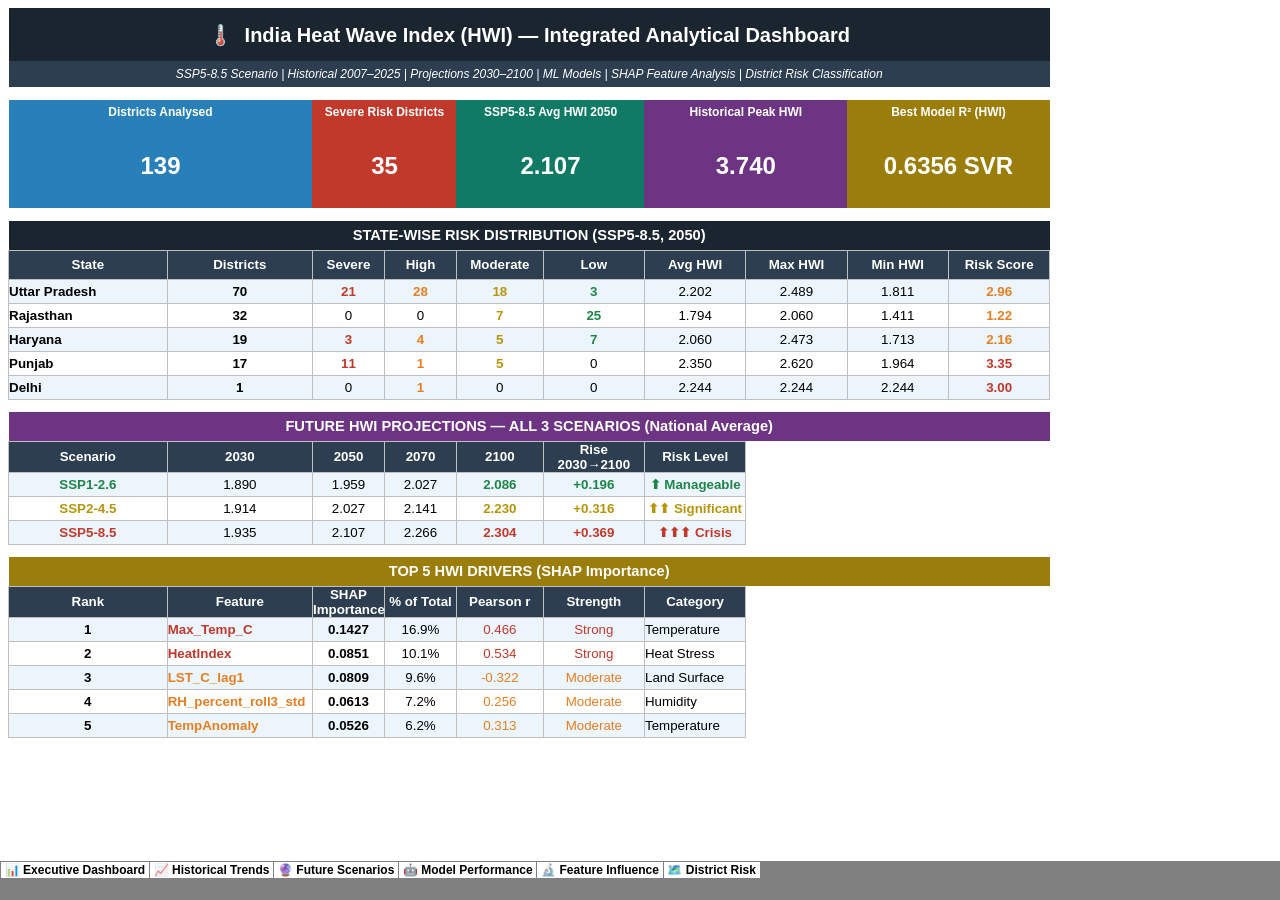
<file: HWI_Full_Analytical_Dashboard - Copy-Web_files/sheet003.htm>
<html xmlns:v="urn:schemas-microsoft-com:vml"
xmlns:o="urn:schemas-microsoft-com:office:office"
xmlns:x="urn:schemas-microsoft-com:office:excel"
xmlns="http://www.w3.org/TR/REC-html40">

<head>
<meta http-equiv=Content-Type content="text/html; charset=windows-1252">
<meta name=ProgId content=Excel.Sheet>
<meta name=Generator content="Microsoft Excel 15">
<link id=Main-File rel=Main-File
href="../HWI_Full_Analytical_Dashboard%20-%20Copy-Web.htm">
<link rel=File-List href=filelist.xml>
<!--[if !mso]>
<style>
v\:* {behavior:url(#default#VML);}
o\:* {behavior:url(#default#VML);}
x\:* {behavior:url(#default#VML);}
.shape {behavior:url(#default#VML);}
</style>
<![endif]-->
<link rel=Stylesheet href=stylesheet.css>
<style>
<!--table
	{mso-displayed-decimal-separator:"\.";
	mso-displayed-thousand-separator:"\,";}
@page
	{margin:1.0in .75in 1.0in .75in;
	mso-header-margin:.51in;
	mso-footer-margin:.51in;}
-->
</style>
<![if !supportTabStrip]><script language="JavaScript">
<!--
function fnUpdateTabs()
 {
  if (parent.window.g_iIEVer>=4) {
   if (parent.document.readyState=="complete"
    && parent.frames['frTabs'].document.readyState=="complete")
   parent.fnSetActiveSheet(2);
  else
   window.setTimeout("fnUpdateTabs();",150);
 }
}

if (window.name!="frSheet")
 window.location.replace("../HWI_Full_Analytical_Dashboard%20-%20Copy-Web.htm");
else
 fnUpdateTabs();
//-->
</script>
<![endif]>
</head>

<body link=blue vlink=purple>

<table border=0 cellpadding=0 cellspacing=0 width=1110 style='border-collapse:
 collapse;table-layout:fixed;width:830pt'>
 <col width=130 style='mso-width-source:userset;mso-width-alt:4608;width:97pt'>
 <col width=72 span=4 style='mso-width-source:userset;mso-width-alt:2560;
 width:54pt'>
 <col width=130 span=2 style='mso-width-source:userset;mso-width-alt:4608;
 width:97pt'>
 <col width=115 span=2 style='mso-width-source:userset;mso-width-alt:4096;
 width:86pt'>
 <col width=202 style='mso-width-source:userset;mso-width-alt:7168;width:151pt'>
 <tr height=45 style='mso-height-source:userset;height:33.75pt'>
  <td colspan=10 height=45 class=xl186 width=1110 style='height:33.75pt;
  width:830pt'>&#128302;<span style='mso-spacerun:yes'>� </span>Future HWI
  Projections � 3 Climate Scenarios � 4 Time Horizons</td>
 </tr>
 <tr height=26 style='mso-height-source:userset;height:19.5pt'>
  <td colspan=10 height=26 class=xl184 style='height:19.5pt'>SSP1-2.6 (Low
  Emission) | SSP2-4.5 (Intermediate) | SSP5-8.5 (High Emission) | Years: 2030,
  2050, 2070, 2100</td>
 </tr>
 <tr height=10 style='mso-height-source:userset;height:7.5pt'>
  <td height=10 colspan=10 style='height:7.5pt;mso-ignore:colspan'></td>
 </tr>
 <tr height=29 style='mso-height-source:userset;height:21.75pt'>
  <td colspan=10 height=29 class=xl176 style='height:21.75pt'>NATIONAL AVERAGE
  HWI PROJECTIONS</td>
 </tr>
 <tr height=29 style='mso-height-source:userset;height:21.75pt'>
  <td height=29 class=xl65 width=130 style='height:21.75pt;width:97pt'>Scenario</td>
  <td class=xl65 width=72 style='border-left:none;width:54pt'>2030</td>
  <td class=xl65 width=72 style='border-left:none;width:54pt'>2050</td>
  <td class=xl65 width=72 style='border-left:none;width:54pt'>2070</td>
  <td class=xl65 width=72 style='border-left:none;width:54pt'>2100</td>
  <td class=xl65 width=130 style='border-left:none;width:97pt'>Rise
  2030&#8594;2050</td>
  <td class=xl65 width=130 style='border-left:none;width:97pt'>Rise
  2050&#8594;2100</td>
  <td class=xl65 width=115 style='border-left:none;width:86pt'>Total Rise</td>
  <td class=xl65 width=115 style='border-left:none;width:86pt'>Warming �C</td>
  <td class=xl65 width=202 style='border-left:none;width:151pt'>Outlook</td>
 </tr>
 <tr height=24 style='mso-height-source:userset;height:18.0pt'>
  <td height=24 class=xl71 style='height:18.0pt;border-top:none'>SSP1-2.6</td>
  <td class=xl72 style='border-top:none;border-left:none'>1.890</td>
  <td class=xl72 style='border-top:none;border-left:none'>1.959</td>
  <td class=xl72 style='border-top:none;border-left:none'>2.027</td>
  <td class=xl86 style='border-top:none;border-left:none'>2.086</td>
  <td class=xl71 style='border-top:none;border-left:none'>+0.069</td>
  <td class=xl71 style='border-top:none;border-left:none'>+0.127</td>
  <td class=xl71 style='border-top:none;border-left:none'>+0.196</td>
  <td class=xl71 style='border-top:none;border-left:none'>+1.0�C</td>
  <td class=xl113 style='border-top:none;border-left:none'>Manageable with
  strong adaptation</td>
 </tr>
 <tr height=24 style='mso-height-source:userset;height:18.0pt'>
  <td height=24 class=xl77 style='height:18.0pt;border-top:none'>SSP2-4.5</td>
  <td class=xl79 style='border-top:none;border-left:none'>1.914</td>
  <td class=xl79 style='border-top:none;border-left:none'>2.027</td>
  <td class=xl79 style='border-top:none;border-left:none'>2.141</td>
  <td class=xl87 style='border-top:none;border-left:none'>2.230</td>
  <td class=xl77 style='border-top:none;border-left:none'>+0.113</td>
  <td class=xl77 style='border-top:none;border-left:none'>+0.203</td>
  <td class=xl77 style='border-top:none;border-left:none'>+0.316</td>
  <td class=xl77 style='border-top:none;border-left:none'>+2.0�C</td>
  <td class=xl114 style='border-top:none;border-left:none'>Significant health
  &amp; economic risk</td>
 </tr>
 <tr height=24 style='mso-height-source:userset;height:18.0pt'>
  <td height=24 class=xl68 style='height:18.0pt;border-top:none'>SSP5-8.5</td>
  <td class=xl72 style='border-top:none;border-left:none'>1.935</td>
  <td class=xl72 style='border-top:none;border-left:none'>2.107</td>
  <td class=xl72 style='border-top:none;border-left:none'>2.266</td>
  <td class=xl88 style='border-top:none;border-left:none'>2.304</td>
  <td class=xl68 style='border-top:none;border-left:none'>+0.172</td>
  <td class=xl68 style='border-top:none;border-left:none'>+0.197</td>
  <td class=xl68 style='border-top:none;border-left:none'>+0.369</td>
  <td class=xl68 style='border-top:none;border-left:none'>+4.0�C</td>
  <td class=xl89 style='border-top:none;border-left:none'>&#9888;&#65039;
  Crisis-level heat � immediat<span style='display:none'>e action needed</span></td>
 </tr>
 <tr height=10 style='mso-height-source:userset;height:7.5pt'>
  <td height=10 colspan=10 style='height:7.5pt;mso-ignore:colspan'></td>
 </tr>
 <tr height=29 style='mso-height-source:userset;height:21.75pt'>
  <td colspan=10 height=29 class=xl187 style='height:21.75pt'>STATE-WISE
  PROJECTIONS � SSP5-8.5 (WORST CASE)</td>
 </tr>
 <tr height=29 style='mso-height-source:userset;height:21.75pt'>
  <td height=29 class=xl65 width=130 style='height:21.75pt;width:97pt'>State</td>
  <td class=xl65 width=72 style='border-left:none;width:54pt'>2030</td>
  <td class=xl65 width=72 style='border-left:none;width:54pt'>2050</td>
  <td class=xl65 width=72 style='border-left:none;width:54pt'>2070</td>
  <td class=xl65 width=72 style='border-left:none;width:54pt'>2100</td>
  <td class=xl65 width=130 style='border-left:none;width:97pt'>Change
  2030&#8594;2050</td>
  <td class=xl65 width=130 style='border-left:none;width:97pt'>Change
  2030&#8594;2100</td>
  <td class=xl65 width=115 style='border-left:none;width:86pt'>Risk 2050</td>
  <td class=xl65 width=115 style='border-left:none;width:86pt'>Risk 2100</td>
  <td></td>
 </tr>
 <tr height=24 style='mso-height-source:userset;height:18.0pt'>
  <td height=24 class=xl66 style='height:18.0pt;border-top:none'>Delhi</td>
  <td class=xl72 style='border-top:none;border-left:none'>2.097</td>
  <td class=xl102 style='border-top:none;border-left:none'>2.244</td>
  <td class=xl88 style='border-top:none;border-left:none'>2.309</td>
  <td class=xl88 style='border-top:none;border-left:none'>2.325</td>
  <td class=xl69 style='border-top:none;border-left:none'>+0.147</td>
  <td class=xl68 style='border-top:none;border-left:none'>+0.228</td>
  <td class=xl67 style='border-top:none;border-left:none'>&#128992; High</td>
  <td class=xl67 style='border-top:none;border-left:none'>&#128308; Severe</td>
  <td></td>
 </tr>
 <tr height=24 style='mso-height-source:userset;height:18.0pt'>
  <td height=24 class=xl74 style='height:18.0pt;border-top:none'>Haryana</td>
  <td class=xl79 style='border-top:none;border-left:none'>1.918</td>
  <td class=xl79 style='border-top:none;border-left:none'>2.060</td>
  <td class=xl115 style='border-top:none;border-left:none'>2.191</td>
  <td class=xl115 style='border-top:none;border-left:none'>2.236</td>
  <td class=xl82 style='border-top:none;border-left:none'>+0.142</td>
  <td class=xl81 style='border-top:none;border-left:none'>+0.318</td>
  <td class=xl75 style='border-top:none;border-left:none'>&#128993; Moderate</td>
  <td class=xl75 style='border-top:none;border-left:none'>&#128992; High</td>
  <td></td>
 </tr>
 <tr height=24 style='mso-height-source:userset;height:18.0pt'>
  <td height=24 class=xl66 style='height:18.0pt;border-top:none'>Punjab</td>
  <td class=xl102 style='border-top:none;border-left:none'>2.293</td>
  <td class=xl92 style='border-top:none;border-left:none'>2.350</td>
  <td class=xl88 style='border-top:none;border-left:none'>2.434</td>
  <td class=xl88 style='border-top:none;border-left:none'>2.469</td>
  <td class=xl69 style='border-top:none;border-left:none'>+0.057</td>
  <td class=xl68 style='border-top:none;border-left:none'>+0.176</td>
  <td class=xl67 style='border-top:none;border-left:none'>&#128308; Severe</td>
  <td class=xl67 style='border-top:none;border-left:none'>&#128308; Severe</td>
  <td></td>
 </tr>
 <tr height=24 style='mso-height-source:userset;height:18.0pt'>
  <td height=24 class=xl74 style='height:18.0pt;border-top:none'>Rajasthan</td>
  <td class=xl79 style='border-top:none;border-left:none'>1.635</td>
  <td class=xl79 style='border-top:none;border-left:none'>1.794</td>
  <td class=xl109 style='border-top:none;border-left:none'>1.991</td>
  <td class=xl109 style='border-top:none;border-left:none'>2.062</td>
  <td class=xl82 style='border-top:none;border-left:none'>+0.159</td>
  <td class=xl81 style='border-top:none;border-left:none'>+0.427</td>
  <td class=xl75 style='border-top:none;border-left:none'>&#128994; Low</td>
  <td class=xl75 style='border-top:none;border-left:none'>&#128993; Moderate</td>
  <td></td>
 </tr>
 <tr height=24 style='mso-height-source:userset;height:18.0pt'>
  <td height=24 class=xl66 style='height:18.0pt;border-top:none'>Uttar Pradesh</td>
  <td class=xl72 style='border-top:none;border-left:none'>1.987</td>
  <td class=xl102 style='border-top:none;border-left:none'>2.202</td>
  <td align=left valign=top><!--[if gte vml 1]><v:shapetype id="_x0000_t75"
   coordsize="21600,21600" o:spt="75" o:preferrelative="t" path="m@4@5l@4@11@9@11@9@5xe"
   filled="f" stroked="f">
   <v:stroke joinstyle="miter"/>
   <v:formulas>
    <v:f eqn="if lineDrawn pixelLineWidth 0"/>
    <v:f eqn="sum @0 1 0"/>
    <v:f eqn="sum 0 0 @1"/>
    <v:f eqn="prod @2 1 2"/>
    <v:f eqn="prod @3 21600 pixelWidth"/>
    <v:f eqn="prod @3 21600 pixelHeight"/>
    <v:f eqn="sum @0 0 1"/>
    <v:f eqn="prod @6 1 2"/>
    <v:f eqn="prod @7 21600 pixelWidth"/>
    <v:f eqn="sum @8 21600 0"/>
    <v:f eqn="prod @7 21600 pixelHeight"/>
    <v:f eqn="sum @10 21600 0"/>
   </v:formulas>
   <v:path o:extrusionok="f" gradientshapeok="t" o:connecttype="rect"/>
   <o:lock v:ext="edit" aspectratio="t"/>
  </v:shapetype><v:shape id="Chart_x0020_1" o:spid="_x0000_s2049" type="#_x0000_t75"
   style='position:absolute;margin-left:53.4pt;margin-top:17.4pt;width:556.2pt;
   height:327.6pt;z-index:1;visibility:visible' o:gfxdata="UEsDBBQABgAIAAAAIQD1avy5IAEAAF4CAAATAAAAW0NvbnRlbnRfVHlwZXNdLnhtbIySy07DMBBF
90j8g+Utip12gRBK2gUpS0CofIBlTx5q/JDHTdu/Z5K2iyIKXVn2zL3neuxiubc9GyBi513JZyLn
DJz2pnNNyb/Wr9kTZ5iUM6r3Dkp+AOTLxf1dsT4EQEZqhyVvUwrPUqJuwSoUPoCjSu2jVYm2sZFB
6Y1qQM7z/FFq7xK4lKXRgy+KCmq17RNb7en4mCRCj5y9HBtHVslVCH2nVaKkcnDmByU7EQQppx5s
u4APFIPLXwlj5TrgpHun0cTOAPtQMb0pSzGkiShh7iuvxd8eY0iLma/rToOoIq4m1TnTNW/dEgvl
tMxuQFxO+4QzXm8tzViYqHb0mLYXk+F/cON3LsJwA/biZhXJPmE4u8vpdyy+AQAA//8DAFBLAwQU
AAYACAAAACEAOP0h/9YAAACUAQAACwAAAF9yZWxzLy5yZWxzpJDBasMwDIbvg72D0X1xmsMYo04v
o9Br6R7A2IpjGltGMtn69jODwTJ621G/0PeJf3/4TItakSVSNrDrelCYHfmYg4H3y/HpBZRUm71d
KKOBGwocxseH/RkXW9uRzLGIapQsBuZay6vW4mZMVjoqmNtmIk62tpGDLtZdbUA99P2z5t8MGDdM
dfIG+OQHUJdbaeY/7BQdk9BUO0dJ0zRFd4+qPX3kM66NYjlgNeBZvkPGtWvPgb7v3f3TG9iWOboj
24Rv5LZ+HKhlP3q96XL8AgAA//8DAFBLAwQUAAYACAAAACEAes2hL7QBAACBBAAADgAAAGRycy9l
Mm9Eb2MueG1spFTBbtswDL0P2D8Iuq+2k6LtjMhF0aDDLlsP2wcQshwLsCSDUhP370fJstcMGzCk
F4N6JN+jSMq7+8kM7KjQa2cFr65KzpSVrtX2IPjPH0+f7jjzAWwLg7NK8Ffl+X3z8cNuarEGK3uH
jCisrwkQvA9hrIvCy14Z8FduVJa8nUMDgY54KFqEE5GbodiU5U3hR1TQ+l6psJ89vEnc4eQe1TA8
zBKq1eHBC041RDTHdOjMHC3d0FzvilhUNBMDGd+7rilXOJ6SB92pqW5mPNoL+Cac4BSeKH/rBLdy
N59X4hWLKdVtWd1u/qG6zUl/qm6313c55Ux50TsgjL2WTwhGMQMSneC5Cfb45Y3zGXMx347PyHQr
+IYzS1mCP/aAgVW8WCPOEwlPt/074dQh9Rpq13V54HDBuA1oy9kkOO3Za/ySKNRqCu/mlDOpXFjT
VZaic/veKxJrzVR7CMBeUF/QAxnnQMOTdbJyUfJipkzwX6+Ppqel2jv5YpQN8xNENUCg5+97PXrO
sI5bg1/btCnF2Y1pQ9Zz3pbcj7SZebEGTdyxQctGnb3lnDf/O5pfAAAA//8DAFBLAwQUAAYACAAA
ACEAXqFkV9wHAAAwKQAAFQAAAGRycy9jaGFydHMvY2hhcnQxLnhtbOxa3W7jNha+L7DvoAoBur2Q
rT//yBi7sOWkO2imE9TTLnbvaIm21ciiStFJ3KJA36G97xvsQ+0T7CPsOSQlS04yiTtJZ9paARyJ
Ig8Pz99HncMXn92sU+OK8iJh2dB0WrZp0CxicZIth+bXb86svmkUgmQxSVlGh+aWFuZno7999CIa
RCvCxSwnETWASFYMoqG5EiIftNtFtKJrUrRYTjN4t2B8TQQ88mU75uQaiK/Ttmvb3bYkYmoC5DcQ
WJMkK8fzx4xni0US0SmLNmuaCcUFpykRIIFileRFSS1yuty9RXGdRJwVbCFaEVu3FbFyUUDM6bSr
VY1ASDER1Als37gi6dC0zTY2piRbqgaaWV/PVCNnmyymcch4Bupo9C/ENqWqxVWdpdiQlEhESuXN
Df7yJFqNXpDBnMXbC25wJvSkZJAWYoZ0gAMyyOXPBcd/MV18BX2L70H/fRsMYA43qHWeXILGMzaT
d9CSg4Ytx8RBBUuT+CxJU/nAl/Mw5ZpnGy9ks73XDWWcGWKb0wUYzdAMSZrMeaK7KjbkqFwxJrnj
wBrKa2iCrF5+CVy8Zz6BIVyzGP3jny+NC86+pZE0HWO+NWYRzQhPmPF31/bs//70s+vY9qcoCCEX
BiPhHoTfLlUFN0JqjoETpmTb1LsWRMZQ0lJxaWZco0qRhaoZaKaZJFrIEUi0tAuyEewNPkxpSgWN
GxPkKRNjTokyyi3bCGWfSUZD9G5sX4Jh5uCxaqCKBTxWZnhF+DZkKdu3VwoLjQZJfNOYjfGYlkai
xqulg6V9RRc4YjH65H+//vIf42wjNpxW4iw++fhkcuL0UWyyH4wICcQYHJOLEDxHqJkcRTcXBkyu
5BQNrkaz2YVjua0uEriSgspRIdFgR0g9SD7gVjOm5a+E7vp9Xwn+fuN3Tvu+H2iLbnST7q2coqGr
aLAm/FIJrNiu5wzCMYaKDMKtpFPvEJ/P0wIXrfRcMwFlAbUGbRNkQBcLsNDzAlWLi5RrwhUqO9aR
4pqTfDfpI6MF+jlGC/gFQb4lWux7/pgnJNVSuu33NIsvCCcYlCrPV1Gych7FPaxmxa7P6RJGfEH3
fAfefEO0MHXcxd4hEV+StY6mtfYZ5Xe2X1AOTq3Nq9Z/spnPUzpLvtektOUVNAfWBeMjQ0q7ekSl
SWYJOME5OFgzxNMbVBGqFu6MDU+G5g/habfj9caONe2ehZa/6HasYBo4Vs91/dAP/E5/Mvlxh1ad
g7HK1fAL0zqdu9mTywKzAa6k+ZR8QlNljBGRjGeb9cNuPD5xgsHJ+MR1UTzSmWFc5cxqpxCymI4+
p4CDJJXd5P5Btu47vH+3w2P4xZE7Z8dAoYICAhi+ce3OvX3cqk/v3j5e2QdifHMumHi3KPVQBhYt
K3BxZOJRIoPIByKbPLfInFYf9imI3fpymou6LUCnFXQC/75elQhbttvtBrXrvhGVQFt2v+s1e71F
pFqWxZoxsWrAQGmsDafyvL4dhr7VmXZPLd8OQmty6rnWac+dukHP63hhWHOq7sFO5decqjvYZMl3
G/pSw+4PpWytru1PLP8smFhB1/OtydgBfoLT02nH+1GH/TtcrtA4sYevOvbU8FW3HICv4Tviq2v5
rc4tnT01vk56QceeaOQ44mu5Gz/iK0bTI75+DMh6xFdE9wPwFSIf4Gv4/PgaOF6vBoNBM1rexlf3
0ci5w1rHd+TO6q6Nzw5fXQ/2R7trb8SfC2udp8VanYCpYa1uOQBrp++ItR2r/ztgbWh7gXvE2kva
zHwdsfaItQnDlNQRa+V3/yFYC5EPsHb6O2Ct50Muu7oe/JZ1W47d2/vm3CHyDl/hU3YPLXe9dvgK
8Nqp5rbtvdn/XPjqvhu+VlmkDyeVp4oXtQTXKjmHNCPm7GToa2SFH07F742upSl0OpHclPkB1wl8
2/F7Kqm1a4ddY7dn92U7WE9az89DRmksKwi77k0yRQR1lmyJrDOeQC5TlrpUomSdZK/IjU441DrG
slig+lRcXjCds5wr/qoag9r6vGvtCRzmD1F7eo98VrWnf1HC32tZCTKXZ2th7PK1Q1MnbGG3xDaQ
Mwd/uaQxlhJlTWlNvmX8TRJdvoJyR7PEARWOJLv/pYBBUPeorC+DxNgbpqiWdRBVoQm87kMFmn4P
/6TB71Un7y/QNEslsJqnLo80ElnF8xRTDyiqYIG7GOvaXT30QM0fX5WlCywt/ptyrQp8amRf03k6
TpeZaosEVxqD1teLRUHLgp0qFUMqnL3apCI5v0pB17XAA+GuinCw09gPdU32ahHsiUKdrFJhCQ6s
93OexBh670CBZ7E8WPrteR8RdK2OSuOjwA801Q+97v8hxN7x1dKA2v8x/JbFZKw946mEZ3GC/Ur1
4Tb9YHX6Qw6/za3cW8KvfDWh4ppSHXLn6kFincyIqthZQmZ1eqRU38M72cZxEVl1x01lKu8qeNZx
/inPs/zVbAC3+JV4UejfJMXrLNUHHPSGKk6KfALnIy6Lsd6WL0muMBY/paYAo8VrOFQE+/saLCOc
lid7Sku43/7P5CUtaG+39GiPn8KRhemBJ2JynmRiRgUcF1tKsF1RPDVxBgVeyuVuMidLChvJZZIV
8gBKq9cxDTxg1+qZBhwDlP/x7Jt8oYbjk2fClhWpqIeKFky2yeEJxLM3eSkwedBx9H8AAAD//wMA
UEsDBBQABgAIAAAAIQDMr014GQEAAIsBAAAPAAAAZHJzL2Rvd25yZXYueG1sVJBdS8MwFIbvBf9D
OII34tJuuHW16RiiMESFtcJuY5t+0CYZSbZ2/npP6WR6Fd735HnPR7TqZUuOwthaKwb+xAMiVKbz
WpUMPtOX+wCIdVzlvNVKMDgJC6v4+iriYa47tRXHxJUEQ5QNOYPKuX1Iqc0qIbmd6L1QWCu0kdyh
NCXNDe8wXLZ06nlzKnmtsEPF9+KpElmTHCSDpLnbJG/vh11Kd8dTal+fv+ShYez2pl8/AnGid5fP
Z3qTM5jCsAquATHO17drlVXakGIrbP2Nw49+YbQkRneoH4BkumUwg8H4KAorHMZMvWWAh8DSrzVf
BD5adMh1eqRnyzON7x96Fvjef9hfePNgpOllrDhCcblh/AMAAP//AwBQSwMEFAAGAAgAAAAhAKsW
zUa5AAAAIgEAABkAAABkcnMvX3JlbHMvZTJvRG9jLnhtbC5yZWxzhI/NCsIwEITvgu8Q9m7TehCR
Jr2I0KvUB1jS7Q+2SchGsW9v0IuC4HF2mG92yuoxT+JOgUdnFRRZDoKsce1oewWX5rTZg+CItsXJ
WVKwEEOl16vyTBPGFOJh9CwSxbKCIUZ/kJLNQDNy5jzZ5HQuzBiTDL30aK7Yk9zm+U6GTwboL6ao
WwWhbgsQzeJT83+267rR0NGZ20w2/qiQZsAQExBDT1HBS/L7WmTpU5C6lF/L9BMAAP//AwBQSwEC
LQAUAAYACAAAACEA9Wr8uSABAABeAgAAEwAAAAAAAAAAAAAAAAAAAAAAW0NvbnRlbnRfVHlwZXNd
LnhtbFBLAQItABQABgAIAAAAIQA4/SH/1gAAAJQBAAALAAAAAAAAAAAAAAAAAFEBAABfcmVscy8u
cmVsc1BLAQItABQABgAIAAAAIQB6zaEvtAEAAIEEAAAOAAAAAAAAAAAAAAAAAFACAABkcnMvZTJv
RG9jLnhtbFBLAQItABQABgAIAAAAIQBeoWRX3AcAADApAAAVAAAAAAAAAAAAAAAAADAEAABkcnMv
Y2hhcnRzL2NoYXJ0MS54bWxQSwECLQAUAAYACAAAACEAzK9NeBkBAACLAQAADwAAAAAAAAAAAAAA
AAA/DAAAZHJzL2Rvd25yZXYueG1sUEsBAi0AFAAGAAgAAAAhAKsWzUa5AAAAIgEAABkAAAAAAAAA
AAAAAAAAhQ0AAGRycy9fcmVscy9lMm9Eb2MueG1sLnJlbHNQSwUGAAAAAAYABgB9AQAAdQ4AAAAA
">
   <v:imagedata src="image003.png" o:title=""/>
   <o:lock v:ext="edit" aspectratio="f"/>
   <x:ClientData ObjectType="Pict">
    <x:SizeWithCells/>
    <x:CF>Bitmap</x:CF>
    <x:AutoPict/>
   </x:ClientData>
  </v:shape><![endif]--><![if !vml]><span style='mso-ignore:vglayout;
  position:absolute;z-index:1;margin-left:71px;margin-top:23px;width:742px;
  height:437px'><img width=742 height=437 src=image004.png v:shapes="Chart_x0020_1"></span><![endif]><span
  style='mso-ignore:vglayout2'>
  <table cellpadding=0 cellspacing=0>
   <tr>
    <td height=24 class=xl88 width=72 style='height:18.0pt;border-top:none;
    border-left:none;width:54pt'>2.371</td>
   </tr>
  </table>
  </span></td>
  <td class=xl88 style='border-top:none;border-left:none'>2.392</td>
  <td class=xl69 style='border-top:none;border-left:none'>+0.215</td>
  <td class=xl68 style='border-top:none;border-left:none'>+0.405</td>
  <td class=xl67 style='border-top:none;border-left:none'>&#128992; High</td>
  <td class=xl67 style='border-top:none;border-left:none'>&#128308; Severe</td>
  <td></td>
 </tr>
 <tr height=10 style='mso-height-source:userset;height:7.5pt'>
  <td height=10 colspan=10 style='height:7.5pt;mso-ignore:colspan'></td>
 </tr>
 <tr height=19 style='height:14.4pt'>
  <td height=19 class=xl116 style='height:14.4pt'>Year</td>
  <td class=xl116>SSP1-2.6</td>
  <td class=xl116>SSP2-4.5</td>
  <td class=xl116>SSP5-8.5</td>
  <td colspan=6 style='mso-ignore:colspan'></td>
 </tr>
 <tr height=19 style='height:14.4pt'>
  <td height=19 class=xl117 align=right style='height:14.4pt'>2030</td>
  <td class=xl117 align=right>1.8904</td>
  <td class=xl117 align=right>1.9138</td>
  <td class=xl117 align=right>1.9348</td>
  <td colspan=6 style='mso-ignore:colspan'></td>
 </tr>
 <tr height=19 style='height:14.4pt'>
  <td height=19 class=xl118 align=right style='height:14.4pt'>2050</td>
  <td class=xl118 align=right>1.9594</td>
  <td class=xl118 align=right>2.0267</td>
  <td class=xl118 align=right>2.1073</td>
  <td colspan=6 style='mso-ignore:colspan'></td>
 </tr>
 <tr height=19 style='height:14.4pt'>
  <td height=19 class=xl117 align=right style='height:14.4pt'>2070</td>
  <td class=xl117 align=right>2.0267</td>
  <td class=xl117 align=right>2.1412</td>
  <td class=xl117 align=right>2.2662</td>
  <td colspan=6 style='mso-ignore:colspan'></td>
 </tr>
 <tr height=19 style='height:14.4pt'>
  <td height=19 class=xl118 align=right style='height:14.4pt'>2100</td>
  <td class=xl118 align=right>2.0863</td>
  <td class=xl118 align=right>2.2303</td>
  <td class=xl118 align=right>2.3035</td>
  <td colspan=6 style='mso-ignore:colspan'></td>
 </tr>
 <tr height=342 style='height:259.2pt;mso-xlrowspan:18'>
  <td height=342 colspan=10 style='height:259.2pt;mso-ignore:colspan'></td>
 </tr>
 <![if supportMisalignedColumns]>
 <tr height=0 style='display:none'>
  <td width=130 style='width:97pt'></td>
  <td width=72 style='width:54pt'></td>
  <td width=72 style='width:54pt'></td>
  <td width=72 style='width:54pt'></td>
  <td width=72 style='width:54pt'></td>
  <td width=130 style='width:97pt'></td>
  <td width=130 style='width:97pt'></td>
  <td width=115 style='width:86pt'></td>
  <td width=115 style='width:86pt'></td>
  <td width=202 style='width:151pt'></td>
 </tr>
 <![endif]>
</table>

</body>

</html>
</file>
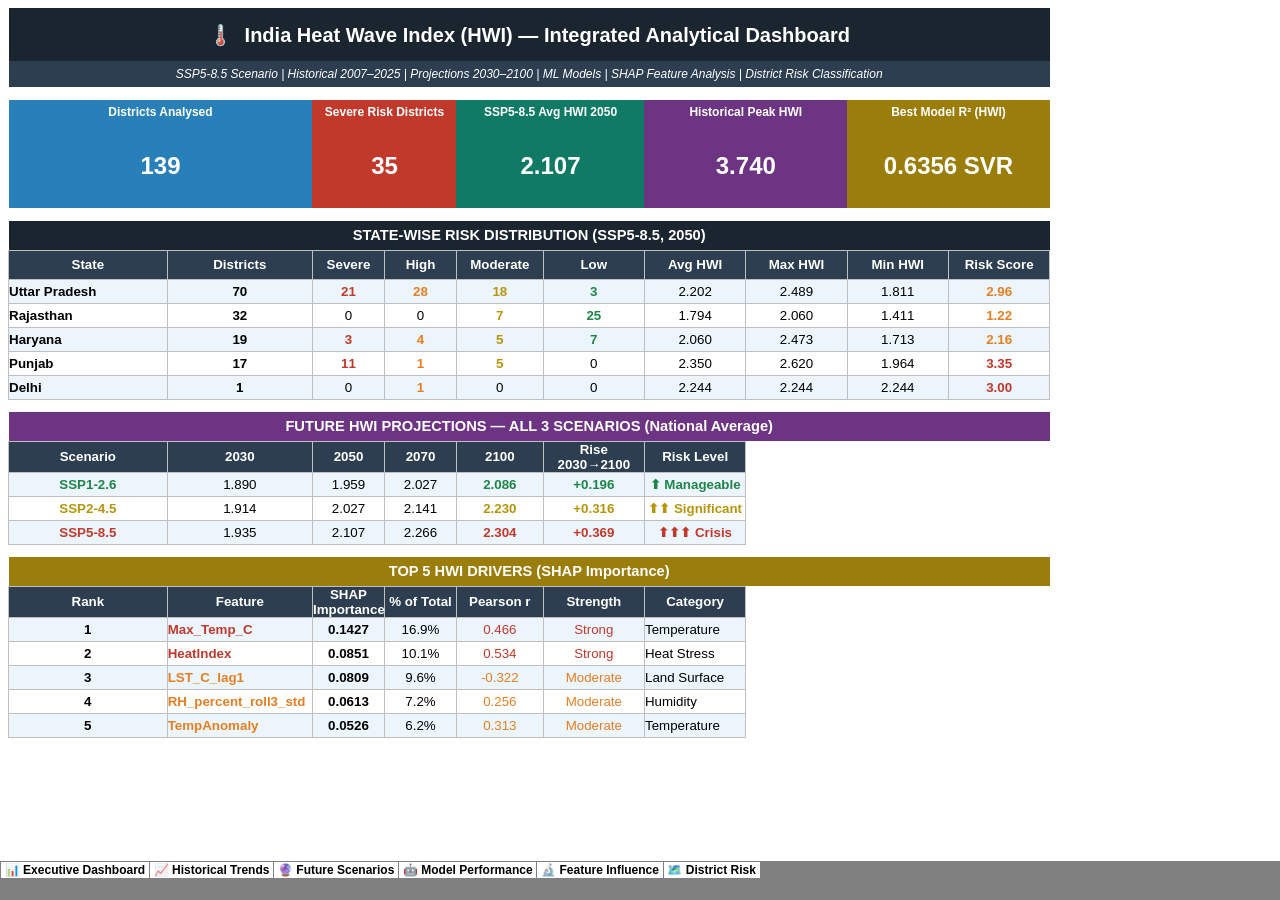
<file: HWI_Full_Analytical_Dashboard - Copy-Web_files/sheet004.htm>
<html xmlns:o="urn:schemas-microsoft-com:office:office"
xmlns:x="urn:schemas-microsoft-com:office:excel"
xmlns="http://www.w3.org/TR/REC-html40">

<head>
<meta http-equiv=Content-Type content="text/html; charset=windows-1252">
<meta name=ProgId content=Excel.Sheet>
<meta name=Generator content="Microsoft Excel 15">
<link id=Main-File rel=Main-File
href="../HWI_Full_Analytical_Dashboard%20-%20Copy-Web.htm">
<link rel=File-List href=filelist.xml>
<link rel=Stylesheet href=stylesheet.css>
<style>
<!--table
	{mso-displayed-decimal-separator:"\.";
	mso-displayed-thousand-separator:"\,";}
@page
	{margin:1.0in .75in 1.0in .75in;
	mso-header-margin:.51in;
	mso-footer-margin:.51in;}
-->
</style>
<![if !supportTabStrip]><script language="JavaScript">
<!--
function fnUpdateTabs()
 {
  if (parent.window.g_iIEVer>=4) {
   if (parent.document.readyState=="complete"
    && parent.frames['frTabs'].document.readyState=="complete")
   parent.fnSetActiveSheet(3);
  else
   window.setTimeout("fnUpdateTabs();",150);
 }
}

if (window.name!="frSheet")
 window.location.replace("../HWI_Full_Analytical_Dashboard%20-%20Copy-Web.htm");
else
 fnUpdateTabs();
//-->
</script>
<![endif]>
</head>

<body link=blue vlink=purple>

<table border=0 cellpadding=0 cellspacing=0 width=1277 style='border-collapse:
 collapse;table-layout:fixed;width:959pt'>
 <col width=239 style='mso-width-source:userset;mso-width-alt:8504;width:179pt'>
 <col width=196 style='mso-width-source:userset;mso-width-alt:6968;width:147pt'>
 <col width=86 span=3 style='mso-width-source:userset;mso-width-alt:3072;
 width:65pt'>
 <col width=118 style='mso-width-source:userset;mso-width-alt:4209;width:89pt'>
 <col width=214 style='mso-width-source:userset;mso-width-alt:7594;width:160pt'>
 <col width=252 style='mso-width-source:userset;mso-width-alt:8960;width:189pt'>
 <tr height=45 style='mso-height-source:userset;height:33.75pt'>
  <td colspan=8 height=45 class=xl188 width=1277 style='height:33.75pt;
  width:959pt'>&#129302;<span style='mso-spacerun:yes'>� </span>ML Model
  Performance � Phase 4 &amp; 5 Comparison</td>
 </tr>
 <tr height=26 style='mso-height-source:userset;height:19.5pt'>
  <td colspan=8 height=26 class=xl184 style='height:19.5pt'>8 Models � 4
  Targets | SVR, XGBoost, RandomForest, LSTM, GRU, CNN-LSTM, Transformer,
  Prophet</td>
 </tr>
 <tr height=10 style='mso-height-source:userset;height:7.5pt'>
  <td height=10 colspan=8 style='height:7.5pt;mso-ignore:colspan'></td>
 </tr>
 <tr height=29 style='mso-height-source:userset;height:21.75pt'>
  <td colspan=8 height=29 class=xl185 style='height:21.75pt'>&#9989;<span
  style='mso-spacerun:yes'>� </span>BEST MODEL PER TARGET</td>
 </tr>
 <tr height=29 style='mso-height-source:userset;height:21.75pt'>
  <td height=29 class=xl107 width=239 style='height:21.75pt;width:179pt'>Target</td>
  <td class=xl107 width=196 style='border-left:none;width:147pt'>Best Model</td>
  <td class=xl107 width=86 style='border-left:none;width:65pt'>R�</td>
  <td class=xl107 width=86 style='border-left:none;width:65pt'>RMSE</td>
  <td class=xl107 width=86 style='border-left:none;width:65pt'>MAE</td>
  <td class=xl107 width=118 style='border-left:none;width:89pt'>Performance</td>
  <td class=xl107 width=214 style='border-left:none;width:160pt'>Recommendation</td>
  <td></td>
 </tr>
 <tr height=40 style='mso-height-source:userset;height:30.0pt'>
  <td height=40 class=xl66 style='height:30.0pt;border-top:none'>Heat Wave
  Density</td>
  <td class=xl119 style='border-top:none;border-left:none'>SVR</td>
  <td class=xl120 style='border-top:none;border-left:none'>0.4918</td>
  <td class=xl121 style='border-top:none;border-left:none'>0.0297</td>
  <td class=xl121 style='border-top:none;border-left:none'>0.0240</td>
  <td class=xl122 style='border-top:none;border-left:none'>&#11088;&#11088;
  Good</td>
  <td class=xl123 width=214 style='border-top:none;border-left:none;width:160pt'>Moderate
  fit. SVR best; tree models underperform.</td>
  <td></td>
 </tr>
 <tr height=40 style='mso-height-source:userset;height:30.0pt'>
  <td height=40 class=xl74 style='height:30.0pt;border-top:none'>HW Frequency</td>
  <td class=xl124 style='border-top:none;border-left:none'>SVR</td>
  <td class=xl125 style='border-top:none;border-left:none'>0.2282</td>
  <td class=xl126 style='border-top:none;border-left:none'>13.3947</td>
  <td class=xl126 style='border-top:none;border-left:none'>11.3222</td>
  <td class=xl99 style='border-top:none;border-left:none'>&#11088; Fair</td>
  <td class=xl127 width=214 style='border-top:none;border-left:none;width:160pt'>Moderate
  for all. SVR leads on RMSE.</td>
  <td></td>
 </tr>
 <tr height=40 style='mso-height-source:userset;height:30.0pt'>
  <td height=40 class=xl66 style='height:30.0pt;border-top:none'>Heat Wave
  Index</td>
  <td class=xl119 style='border-top:none;border-left:none'>SVR</td>
  <td class=xl128 style='border-top:none;border-left:none'>0.6356</td>
  <td class=xl121 style='border-top:none;border-left:none'>0.3870</td>
  <td class=xl121 style='border-top:none;border-left:none'>0.2840</td>
  <td class=xl129 style='border-top:none;border-left:none'>&#11088;&#11088;&#11088;
  Excellent</td>
  <td class=xl123 width=214 style='border-top:none;border-left:none;width:160pt'>Strong
  fit (R�=0.64). SVR captures non-linear heat dynamics.</td>
  <td></td>
 </tr>
 <tr height=40 style='mso-height-source:userset;height:30.0pt'>
  <td height=40 class=xl74 style='height:30.0pt;border-top:none'>Exposure Area</td>
  <td class=xl124 style='border-top:none;border-left:none'>Prophet_Heatwave_Exposure</td>
  <td class=xl130 style='border-top:none;border-left:none'>1.0000</td>
  <td class=xl126 style='border-top:none;border-left:none'>0.0000</td>
  <td class=xl126 style='border-top:none;border-left:none'>0.0000</td>
  <td class=xl131 style='border-top:none;border-left:none'>&#11088;&#11088;&#11088;
  Excellent</td>
  <td class=xl127 width=214 style='border-top:none;border-left:none;width:160pt'>Excellent
  � near-perfect capture of spatial exposure.</td>
  <td></td>
 </tr>
 <tr height=10 style='mso-height-source:userset;height:7.5pt'>
  <td height=10 colspan=8 style='height:7.5pt;mso-ignore:colspan'></td>
 </tr>
 <tr height=29 style='mso-height-source:userset;height:21.75pt'>
  <td colspan=8 height=29 class=xl175 style='height:21.75pt'>FULL COMPARISON �
  ALL MODELS &amp; TARGETS</td>
 </tr>
 <tr height=29 style='mso-height-source:userset;height:21.75pt'>
  <td height=29 class=xl65 width=239 style='height:21.75pt;width:179pt'>Model</td>
  <td class=xl65 width=196 style='border-left:none;width:147pt'>Target</td>
  <td class=xl65 width=86 style='border-left:none;width:65pt'>RMSE</td>
  <td class=xl65 width=86 style='border-left:none;width:65pt'>MAE</td>
  <td class=xl65 width=86 style='border-left:none;width:65pt'>R�</td>
  <td class=xl65 width=118 style='border-left:none;width:89pt'>MAPE%</td>
  <td class=xl65 width=214 style='border-left:none;width:160pt'>R� Rating</td>
  <td class=xl65 width=252 style='border-left:none;width:189pt'>Notes</td>
 </tr>
 <tr height=24 style='mso-height-source:userset;height:18.0pt'>
  <td height=24 class=xl66 style='height:18.0pt;border-top:none'>SVR</td>
  <td class=xl94 style='border-top:none;border-left:none'>Heat Wave Density</td>
  <td class=xl121 style='border-top:none;border-left:none'>0.0297</td>
  <td class=xl121 style='border-top:none;border-left:none'>0.0240</td>
  <td class=xl132 style='border-top:none;border-left:none'>0.4918</td>
  <td class=xl133 style='border-top:none;border-left:none'>52.37</td>
  <td class=xl122 style='border-top:none;border-left:none'>&#11088;&#11088;
  Good</td>
  <td class=xl119 style='border-top:none;border-left:none'>Best for this target</td>
 </tr>
 <tr height=24 style='mso-height-source:userset;height:18.0pt'>
  <td height=24 class=xl74 style='height:18.0pt;border-top:none'>XGBoost</td>
  <td class=xl100 style='border-top:none;border-left:none'>Heat Wave Density</td>
  <td class=xl126 style='border-top:none;border-left:none'>0.0353</td>
  <td class=xl126 style='border-top:none;border-left:none'>0.0300</td>
  <td class=xl134 style='border-top:none;border-left:none'>0.2837</td>
  <td class=xl135 style='border-top:none;border-left:none'>69.00</td>
  <td class=xl136 style='border-top:none;border-left:none'>&#11088; Fair</td>
  <td class=xl137 style='border-top:none;border-left:none'>&nbsp;</td>
 </tr>
 <tr height=24 style='mso-height-source:userset;height:18.0pt'>
  <td height=24 class=xl66 style='height:18.0pt;border-top:none'>Prophet</td>
  <td class=xl94 style='border-top:none;border-left:none'>Heat Wave Density</td>
  <td class=xl121 style='border-top:none;border-left:none'>0.0394</td>
  <td class=xl121 style='border-top:none;border-left:none'>0.0344</td>
  <td class=xl138 style='border-top:none;border-left:none'>-0.2098</td>
  <td class=xl133 style='border-top:none;border-left:none'>48.77</td>
  <td class=xl93 style='border-top:none;border-left:none'>&#10060; Negative</td>
  <td class=xl139 style='border-top:none;border-left:none'>&nbsp;</td>
 </tr>
 <tr height=24 style='mso-height-source:userset;height:18.0pt'>
  <td height=24 class=xl74 style='height:18.0pt;border-top:none'>RandomForest</td>
  <td class=xl100 style='border-top:none;border-left:none'>Heat Wave Density</td>
  <td class=xl126 style='border-top:none;border-left:none'>0.0404</td>
  <td class=xl126 style='border-top:none;border-left:none'>0.0344</td>
  <td class=xl134 style='border-top:none;border-left:none'>0.0640</td>
  <td class=xl135 style='border-top:none;border-left:none'>81.93</td>
  <td class=xl136 style='border-top:none;border-left:none'>&#11088; Fair</td>
  <td class=xl137 style='border-top:none;border-left:none'>&nbsp;</td>
 </tr>
 <tr height=24 style='mso-height-source:userset;height:18.0pt'>
  <td height=24 class=xl66 style='height:18.0pt;border-top:none'>LSTM</td>
  <td class=xl94 style='border-top:none;border-left:none'>Heat Wave Density</td>
  <td class=xl121 style='border-top:none;border-left:none'>0.0484</td>
  <td class=xl121 style='border-top:none;border-left:none'>0.0425</td>
  <td class=xl138 style='border-top:none;border-left:none'>-0.3456</td>
  <td class=xl133 style='border-top:none;border-left:none'>100.92</td>
  <td class=xl93 style='border-top:none;border-left:none'>&#10060; Negative</td>
  <td class=xl139 style='border-top:none;border-left:none'>&nbsp;</td>
 </tr>
 <tr height=24 style='mso-height-source:userset;height:18.0pt'>
  <td height=24 class=xl74 style='height:18.0pt;border-top:none'>CNN_LSTM</td>
  <td class=xl100 style='border-top:none;border-left:none'>Heat Wave Density</td>
  <td class=xl126 style='border-top:none;border-left:none'>0.0493</td>
  <td class=xl126 style='border-top:none;border-left:none'>0.0433</td>
  <td class=xl140 style='border-top:none;border-left:none'>-0.3944</td>
  <td class=xl135 style='border-top:none;border-left:none'>103.10</td>
  <td class=xl99 style='border-top:none;border-left:none'>&#10060; Negative</td>
  <td class=xl137 style='border-top:none;border-left:none'>&nbsp;</td>
 </tr>
 <tr height=24 style='mso-height-source:userset;height:18.0pt'>
  <td height=24 class=xl66 style='height:18.0pt;border-top:none'>Transformer</td>
  <td class=xl94 style='border-top:none;border-left:none'>Heat Wave Density</td>
  <td class=xl121 style='border-top:none;border-left:none'>0.0526</td>
  <td class=xl121 style='border-top:none;border-left:none'>0.0449</td>
  <td class=xl138 style='border-top:none;border-left:none'>-0.5919</td>
  <td class=xl133 style='border-top:none;border-left:none'>111.27</td>
  <td class=xl93 style='border-top:none;border-left:none'>&#10060; Negative</td>
  <td class=xl139 style='border-top:none;border-left:none'>&nbsp;</td>
 </tr>
 <tr height=24 style='mso-height-source:userset;height:18.0pt'>
  <td height=24 class=xl74 style='height:18.0pt;border-top:none'>GRU</td>
  <td class=xl100 style='border-top:none;border-left:none'>Heat Wave Density</td>
  <td class=xl126 style='border-top:none;border-left:none'>0.0560</td>
  <td class=xl126 style='border-top:none;border-left:none'>0.0476</td>
  <td class=xl140 style='border-top:none;border-left:none'>-0.8047</td>
  <td class=xl135 style='border-top:none;border-left:none'>116.95</td>
  <td class=xl99 style='border-top:none;border-left:none'>&#10060; Negative</td>
  <td class=xl137 style='border-top:none;border-left:none'>&nbsp;</td>
 </tr>
 <tr height=24 style='mso-height-source:userset;height:18.0pt'>
  <td height=24 class=xl66 style='height:18.0pt;border-top:none'>SVR</td>
  <td class=xl94 style='border-top:none;border-left:none'>HW Frequency</td>
  <td class=xl121 style='border-top:none;border-left:none'>13.3947</td>
  <td class=xl121 style='border-top:none;border-left:none'>11.3222</td>
  <td class=xl141 style='border-top:none;border-left:none'>0.2282</td>
  <td class=xl133 style='border-top:none;border-left:none'>72.76</td>
  <td class=xl142 style='border-top:none;border-left:none'>&#11088; Fair</td>
  <td class=xl119 style='border-top:none;border-left:none'>Best for this target</td>
 </tr>
 <tr height=24 style='mso-height-source:userset;height:18.0pt'>
  <td height=24 class=xl74 style='height:18.0pt;border-top:none'>Prophet</td>
  <td class=xl100 style='border-top:none;border-left:none'>HW Frequency</td>
  <td class=xl126 style='border-top:none;border-left:none'>14.3580</td>
  <td class=xl126 style='border-top:none;border-left:none'>12.6590</td>
  <td class=xl140 style='border-top:none;border-left:none'>-0.2032</td>
  <td class=xl135 style='border-top:none;border-left:none'>49.61</td>
  <td class=xl99 style='border-top:none;border-left:none'>&#10060; Negative</td>
  <td class=xl137 style='border-top:none;border-left:none'>&nbsp;</td>
 </tr>
 <tr height=24 style='mso-height-source:userset;height:18.0pt'>
  <td height=24 class=xl66 style='height:18.0pt;border-top:none'>XGBoost</td>
  <td class=xl94 style='border-top:none;border-left:none'>HW Frequency</td>
  <td class=xl121 style='border-top:none;border-left:none'>14.4254</td>
  <td class=xl121 style='border-top:none;border-left:none'>12.2657</td>
  <td class=xl141 style='border-top:none;border-left:none'>0.1048</td>
  <td class=xl133 style='border-top:none;border-left:none'>79.33</td>
  <td class=xl142 style='border-top:none;border-left:none'>&#11088; Fair</td>
  <td class=xl139 style='border-top:none;border-left:none'>&nbsp;</td>
 </tr>
 <tr height=24 style='mso-height-source:userset;height:18.0pt'>
  <td height=24 class=xl74 style='height:18.0pt;border-top:none'>RandomForest</td>
  <td class=xl100 style='border-top:none;border-left:none'>HW Frequency</td>
  <td class=xl126 style='border-top:none;border-left:none'>14.7130</td>
  <td class=xl126 style='border-top:none;border-left:none'>12.5346</td>
  <td class=xl134 style='border-top:none;border-left:none'>0.0688</td>
  <td class=xl135 style='border-top:none;border-left:none'>81.94</td>
  <td class=xl136 style='border-top:none;border-left:none'>&#11088; Fair</td>
  <td class=xl137 style='border-top:none;border-left:none'>&nbsp;</td>
 </tr>
 <tr height=24 style='mso-height-source:userset;height:18.0pt'>
  <td height=24 class=xl66 style='height:18.0pt;border-top:none'>GRU</td>
  <td class=xl94 style='border-top:none;border-left:none'>HW Frequency</td>
  <td class=xl121 style='border-top:none;border-left:none'>17.7415</td>
  <td class=xl121 style='border-top:none;border-left:none'>15.5697</td>
  <td class=xl138 style='border-top:none;border-left:none'>-0.3541</td>
  <td class=xl133 style='border-top:none;border-left:none'>101.73</td>
  <td class=xl93 style='border-top:none;border-left:none'>&#10060; Negative</td>
  <td class=xl139 style='border-top:none;border-left:none'>&nbsp;</td>
 </tr>
 <tr height=24 style='mso-height-source:userset;height:18.0pt'>
  <td height=24 class=xl74 style='height:18.0pt;border-top:none'>LSTM</td>
  <td class=xl100 style='border-top:none;border-left:none'>HW Frequency</td>
  <td class=xl126 style='border-top:none;border-left:none'>17.7639</td>
  <td class=xl126 style='border-top:none;border-left:none'>15.5765</td>
  <td class=xl140 style='border-top:none;border-left:none'>-0.3575</td>
  <td class=xl135 style='border-top:none;border-left:none'>101.90</td>
  <td class=xl99 style='border-top:none;border-left:none'>&#10060; Negative</td>
  <td class=xl137 style='border-top:none;border-left:none'>&nbsp;</td>
 </tr>
 <tr height=24 style='mso-height-source:userset;height:18.0pt'>
  <td height=24 class=xl66 style='height:18.0pt;border-top:none'>Transformer</td>
  <td class=xl94 style='border-top:none;border-left:none'>HW Frequency</td>
  <td class=xl121 style='border-top:none;border-left:none'>17.8476</td>
  <td class=xl121 style='border-top:none;border-left:none'>15.6319</td>
  <td class=xl138 style='border-top:none;border-left:none'>-0.3703</td>
  <td class=xl133 style='border-top:none;border-left:none'>102.46</td>
  <td class=xl93 style='border-top:none;border-left:none'>&#10060; Negative</td>
  <td class=xl139 style='border-top:none;border-left:none'>&nbsp;</td>
 </tr>
 <tr height=24 style='mso-height-source:userset;height:18.0pt'>
  <td height=24 class=xl74 style='height:18.0pt;border-top:none'>CNN_LSTM</td>
  <td class=xl100 style='border-top:none;border-left:none'>HW Frequency</td>
  <td class=xl126 style='border-top:none;border-left:none'>18.9270</td>
  <td class=xl126 style='border-top:none;border-left:none'>16.2636</td>
  <td class=xl140 style='border-top:none;border-left:none'>-0.5411</td>
  <td class=xl135 style='border-top:none;border-left:none'>109.39</td>
  <td class=xl99 style='border-top:none;border-left:none'>&#10060; Negative</td>
  <td class=xl137 style='border-top:none;border-left:none'>&nbsp;</td>
 </tr>
 <tr height=24 style='mso-height-source:userset;height:18.0pt'>
  <td height=24 class=xl66 style='height:18.0pt;border-top:none'>SVR</td>
  <td class=xl94 style='border-top:none;border-left:none'>Heat Wave Index</td>
  <td class=xl121 style='border-top:none;border-left:none'>0.3870</td>
  <td class=xl121 style='border-top:none;border-left:none'>0.2840</td>
  <td class=xl128 style='border-top:none;border-left:none'>0.6356</td>
  <td class=xl133 style='border-top:none;border-left:none'>19.14</td>
  <td class=xl129 style='border-top:none;border-left:none'>&#11088;&#11088;&#11088;
  Excellent</td>
  <td class=xl119 style='border-top:none;border-left:none'>Best for this target</td>
 </tr>
 <tr height=24 style='mso-height-source:userset;height:18.0pt'>
  <td height=24 class=xl74 style='height:18.0pt;border-top:none'>XGBoost</td>
  <td class=xl100 style='border-top:none;border-left:none'>Heat Wave Index</td>
  <td class=xl126 style='border-top:none;border-left:none'>0.4366</td>
  <td class=xl126 style='border-top:none;border-left:none'>0.3561</td>
  <td class=xl143 style='border-top:none;border-left:none'>0.5362</td>
  <td class=xl135 style='border-top:none;border-left:none'>25.47</td>
  <td class=xl144 style='border-top:none;border-left:none'>&#11088;&#11088;
  Good</td>
  <td class=xl137 style='border-top:none;border-left:none'>&nbsp;</td>
 </tr>
 <tr height=24 style='mso-height-source:userset;height:18.0pt'>
  <td height=24 class=xl66 style='height:18.0pt;border-top:none'>RandomForest</td>
  <td class=xl94 style='border-top:none;border-left:none'>Heat Wave Index</td>
  <td class=xl121 style='border-top:none;border-left:none'>0.4743</td>
  <td class=xl121 style='border-top:none;border-left:none'>0.3888</td>
  <td class=xl132 style='border-top:none;border-left:none'>0.4527</td>
  <td class=xl133 style='border-top:none;border-left:none'>28.43</td>
  <td class=xl122 style='border-top:none;border-left:none'>&#11088;&#11088;
  Good</td>
  <td class=xl139 style='border-top:none;border-left:none'>&nbsp;</td>
 </tr>
 <tr height=24 style='mso-height-source:userset;height:18.0pt'>
  <td height=24 class=xl74 style='height:18.0pt;border-top:none'>Prophet</td>
  <td class=xl100 style='border-top:none;border-left:none'>Heat Wave Index</td>
  <td class=xl126 style='border-top:none;border-left:none'>0.6073</td>
  <td class=xl126 style='border-top:none;border-left:none'>0.4788</td>
  <td class=xl140 style='border-top:none;border-left:none'>-0.2707</td>
  <td class=xl135 style='border-top:none;border-left:none'>29.62</td>
  <td class=xl99 style='border-top:none;border-left:none'>&#10060; Negative</td>
  <td class=xl137 style='border-top:none;border-left:none'>&nbsp;</td>
 </tr>
 <tr height=24 style='mso-height-source:userset;height:18.0pt'>
  <td height=24 class=xl66 style='height:18.0pt;border-top:none'>LSTM</td>
  <td class=xl94 style='border-top:none;border-left:none'>Heat Wave Index</td>
  <td class=xl121 style='border-top:none;border-left:none'>0.6509</td>
  <td class=xl121 style='border-top:none;border-left:none'>0.5257</td>
  <td class=xl138 style='border-top:none;border-left:none'>-0.0306</td>
  <td class=xl133 style='border-top:none;border-left:none'>39.00</td>
  <td class=xl93 style='border-top:none;border-left:none'>&#10060; Negative</td>
  <td class=xl139 style='border-top:none;border-left:none'>&nbsp;</td>
 </tr>
 <tr height=24 style='mso-height-source:userset;height:18.0pt'>
  <td height=24 class=xl74 style='height:18.0pt;border-top:none'>GRU</td>
  <td class=xl100 style='border-top:none;border-left:none'>Heat Wave Index</td>
  <td class=xl126 style='border-top:none;border-left:none'>0.6639</td>
  <td class=xl126 style='border-top:none;border-left:none'>0.5467</td>
  <td class=xl140 style='border-top:none;border-left:none'>-0.0721</td>
  <td class=xl135 style='border-top:none;border-left:none'>41.80</td>
  <td class=xl99 style='border-top:none;border-left:none'>&#10060; Negative</td>
  <td class=xl137 style='border-top:none;border-left:none'>&nbsp;</td>
 </tr>
 <tr height=24 style='mso-height-source:userset;height:18.0pt'>
  <td height=24 class=xl66 style='height:18.0pt;border-top:none'>CNN_LSTM</td>
  <td class=xl94 style='border-top:none;border-left:none'>Heat Wave Index</td>
  <td class=xl121 style='border-top:none;border-left:none'>0.6649</td>
  <td class=xl121 style='border-top:none;border-left:none'>0.5491</td>
  <td class=xl138 style='border-top:none;border-left:none'>-0.0755</td>
  <td class=xl133 style='border-top:none;border-left:none'>42.06</td>
  <td class=xl93 style='border-top:none;border-left:none'>&#10060; Negative</td>
  <td class=xl139 style='border-top:none;border-left:none'>&nbsp;</td>
 </tr>
 <tr height=24 style='mso-height-source:userset;height:18.0pt'>
  <td height=24 class=xl74 style='height:18.0pt;border-top:none'>Transformer</td>
  <td class=xl100 style='border-top:none;border-left:none'>Heat Wave Index</td>
  <td class=xl126 style='border-top:none;border-left:none'>0.6843</td>
  <td class=xl126 style='border-top:none;border-left:none'>0.5714</td>
  <td class=xl140 style='border-top:none;border-left:none'>-0.1392</td>
  <td class=xl135 style='border-top:none;border-left:none'>44.52</td>
  <td class=xl99 style='border-top:none;border-left:none'>&#10060; Negative</td>
  <td class=xl137 style='border-top:none;border-left:none'>&nbsp;</td>
 </tr>
 <tr height=24 style='mso-height-source:userset;height:18.0pt'>
  <td height=24 class=xl66 style='height:18.0pt;border-top:none'>Prophet_Heatwave_Exposure</td>
  <td class=xl94 style='border-top:none;border-left:none'>Exposure Area</td>
  <td class=xl121 style='border-top:none;border-left:none'>0.0000</td>
  <td class=xl121 style='border-top:none;border-left:none'>0.0000</td>
  <td class=xl128 style='border-top:none;border-left:none'>1.0000</td>
  <td class=xl133 style='border-top:none;border-left:none'>0.00</td>
  <td class=xl129 style='border-top:none;border-left:none'>&#11088;&#11088;&#11088;
  Excellent</td>
  <td class=xl119 style='border-top:none;border-left:none'>Best for this target</td>
 </tr>
 <tr height=24 style='mso-height-source:userset;height:18.0pt'>
  <td height=24 class=xl74 style='height:18.0pt;border-top:none'>XGBoost_Heatwave_Exposure</td>
  <td class=xl100 style='border-top:none;border-left:none'>Exposure Area</td>
  <td class=xl126 style='border-top:none;border-left:none'>0.3838</td>
  <td class=xl126 style='border-top:none;border-left:none'>0.2704</td>
  <td class=xl130 style='border-top:none;border-left:none'>0.9593</td>
  <td class=xl135 style='border-top:none;border-left:none'>0.25</td>
  <td class=xl131 style='border-top:none;border-left:none'>&#11088;&#11088;&#11088;
  Excellent</td>
  <td class=xl137 style='border-top:none;border-left:none'>&nbsp;</td>
 </tr>
 <tr height=24 style='mso-height-source:userset;height:18.0pt'>
  <td height=24 class=xl66 style='height:18.0pt;border-top:none'>RandomForest_Heatwave_Exposure</td>
  <td class=xl94 style='border-top:none;border-left:none'>Exposure Area</td>
  <td class=xl121 style='border-top:none;border-left:none'>0.4430</td>
  <td class=xl121 style='border-top:none;border-left:none'>0.3129</td>
  <td class=xl128 style='border-top:none;border-left:none'>0.9457</td>
  <td class=xl133 style='border-top:none;border-left:none'>0.29</td>
  <td class=xl129 style='border-top:none;border-left:none'>&#11088;&#11088;&#11088;
  Excellent</td>
  <td class=xl139 style='border-top:none;border-left:none'>&nbsp;</td>
 </tr>
 <tr height=24 style='mso-height-source:userset;height:18.0pt'>
  <td height=24 class=xl74 style='height:18.0pt;border-top:none'>SVR_Heatwave_Exposure</td>
  <td class=xl100 style='border-top:none;border-left:none'>Exposure Area</td>
  <td class=xl126 style='border-top:none;border-left:none'>0.4580</td>
  <td class=xl126 style='border-top:none;border-left:none'>0.3733</td>
  <td class=xl130 style='border-top:none;border-left:none'>0.9420</td>
  <td class=xl135 style='border-top:none;border-left:none'>0.34</td>
  <td class=xl131 style='border-top:none;border-left:none'>&#11088;&#11088;&#11088;
  Excellent</td>
  <td class=xl137 style='border-top:none;border-left:none'>&nbsp;</td>
 </tr>
 <tr height=24 style='mso-height-source:userset;height:18.0pt'>
  <td height=24 class=xl66 style='height:18.0pt;border-top:none'>Transformer_Heatwave_Exposure</td>
  <td class=xl94 style='border-top:none;border-left:none'>Exposure Area</td>
  <td class=xl121 style='border-top:none;border-left:none'>1.9194</td>
  <td class=xl121 style='border-top:none;border-left:none'>1.5752</td>
  <td class=xl138 style='border-top:none;border-left:none'>-0.0189</td>
  <td class=xl133 style='border-top:none;border-left:none'>1.45</td>
  <td class=xl93 style='border-top:none;border-left:none'>&#10060; Negative</td>
  <td class=xl139 style='border-top:none;border-left:none'>&nbsp;</td>
 </tr>
 <tr height=24 style='mso-height-source:userset;height:18.0pt'>
  <td height=24 class=xl74 style='height:18.0pt;border-top:none'>GRU_Heatwave_Exposure</td>
  <td class=xl100 style='border-top:none;border-left:none'>Exposure Area</td>
  <td class=xl126 style='border-top:none;border-left:none'>1.9529</td>
  <td class=xl126 style='border-top:none;border-left:none'>1.6586</td>
  <td class=xl140 style='border-top:none;border-left:none'>-0.0547</td>
  <td class=xl135 style='border-top:none;border-left:none'>1.52</td>
  <td class=xl99 style='border-top:none;border-left:none'>&#10060; Negative</td>
  <td class=xl137 style='border-top:none;border-left:none'>&nbsp;</td>
 </tr>
 <tr height=24 style='mso-height-source:userset;height:18.0pt'>
  <td height=24 class=xl66 style='height:18.0pt;border-top:none'>LSTM_Heatwave_Exposure</td>
  <td class=xl94 style='border-top:none;border-left:none'>Exposure Area</td>
  <td class=xl121 style='border-top:none;border-left:none'>2.0107</td>
  <td class=xl121 style='border-top:none;border-left:none'>1.7152</td>
  <td class=xl138 style='border-top:none;border-left:none'>-0.1181</td>
  <td class=xl133 style='border-top:none;border-left:none'>1.56</td>
  <td class=xl93 style='border-top:none;border-left:none'>&#10060; Negative</td>
  <td class=xl139 style='border-top:none;border-left:none'>&nbsp;</td>
 </tr>
 <tr height=24 style='mso-height-source:userset;height:18.0pt'>
  <td height=24 class=xl74 style='height:18.0pt;border-top:none'>CNN_LSTM_Heatwave_Exposure</td>
  <td class=xl100 style='border-top:none;border-left:none'>Exposure Area</td>
  <td class=xl126 style='border-top:none;border-left:none'>2.0894</td>
  <td class=xl126 style='border-top:none;border-left:none'>1.7865</td>
  <td class=xl140 style='border-top:none;border-left:none'>-0.2074</td>
  <td class=xl135 style='border-top:none;border-left:none'>1.63</td>
  <td class=xl99 style='border-top:none;border-left:none'>&#10060; Negative</td>
  <td class=xl137 style='border-top:none;border-left:none'>&nbsp;</td>
 </tr>
 <![if supportMisalignedColumns]>
 <tr height=0 style='display:none'>
  <td width=239 style='width:179pt'></td>
  <td width=196 style='width:147pt'></td>
  <td width=86 style='width:65pt'></td>
  <td width=86 style='width:65pt'></td>
  <td width=86 style='width:65pt'></td>
  <td width=118 style='width:89pt'></td>
  <td width=214 style='width:160pt'></td>
  <td width=252 style='width:189pt'></td>
 </tr>
 <![endif]>
</table>

</body>

</html>
</file>
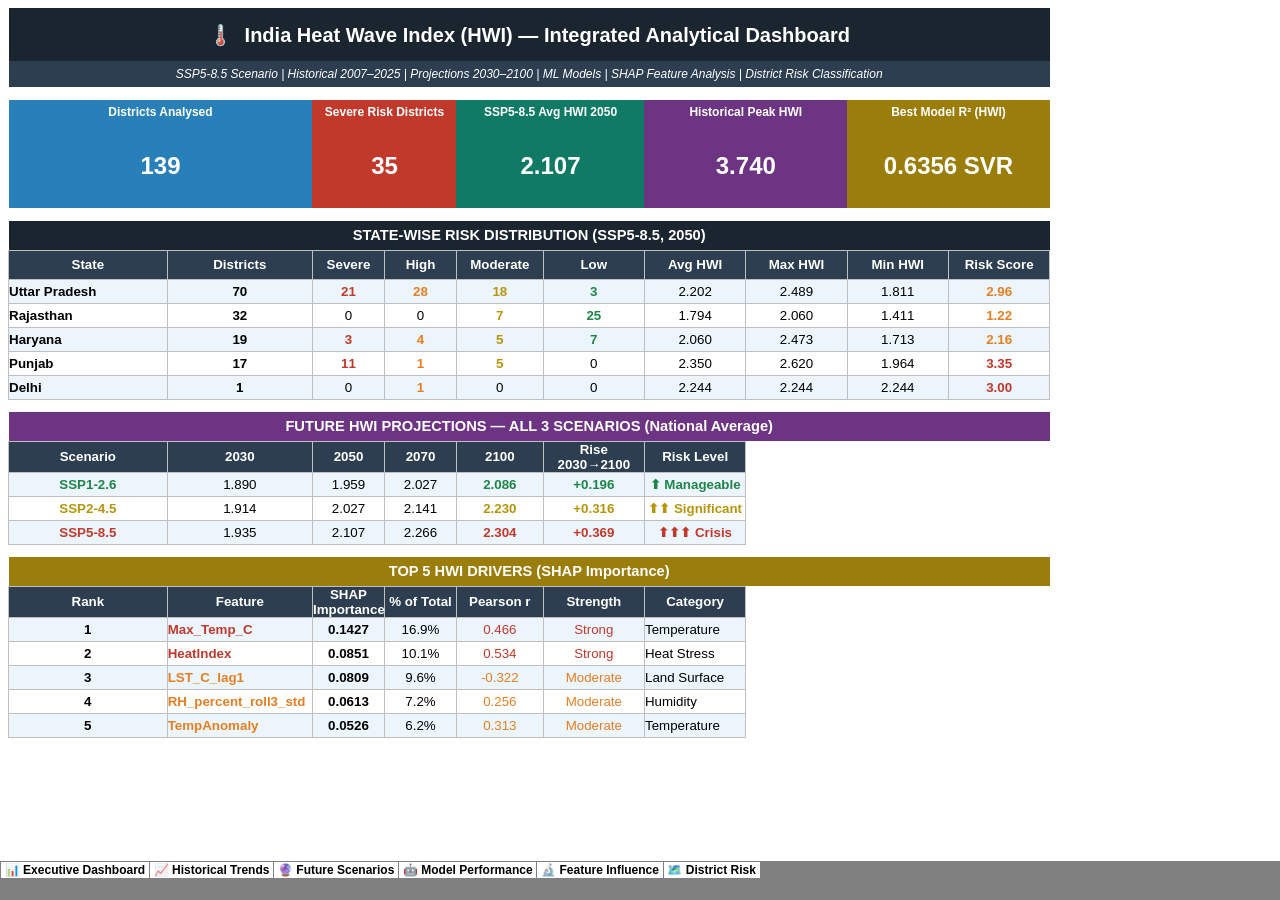
<file: HWI_Full_Analytical_Dashboard - Copy-Web_files/sheet005.htm>
<html xmlns:o="urn:schemas-microsoft-com:office:office"
xmlns:x="urn:schemas-microsoft-com:office:excel"
xmlns="http://www.w3.org/TR/REC-html40">

<head>
<meta http-equiv=Content-Type content="text/html; charset=windows-1252">
<meta name=ProgId content=Excel.Sheet>
<meta name=Generator content="Microsoft Excel 15">
<link id=Main-File rel=Main-File
href="../HWI_Full_Analytical_Dashboard%20-%20Copy-Web.htm">
<link rel=File-List href=filelist.xml>
<link rel=Stylesheet href=stylesheet.css>
<style>
<!--table
	{mso-displayed-decimal-separator:"\.";
	mso-displayed-thousand-separator:"\,";}
@page
	{margin:1.0in .75in 1.0in .75in;
	mso-header-margin:.51in;
	mso-footer-margin:.51in;}
-->
</style>
<![if !supportTabStrip]><script language="JavaScript">
<!--
function fnUpdateTabs()
 {
  if (parent.window.g_iIEVer>=4) {
   if (parent.document.readyState=="complete"
    && parent.frames['frTabs'].document.readyState=="complete")
   parent.fnSetActiveSheet(4);
  else
   window.setTimeout("fnUpdateTabs();",150);
 }
}

if (window.name!="frSheet")
 window.location.replace("../HWI_Full_Analytical_Dashboard%20-%20Copy-Web.htm");
else
 fnUpdateTabs();
//-->
</script>
<![endif]>
</head>

<body link=blue vlink=purple>

<table border=0 cellpadding=0 cellspacing=0 width=1236 style='border-collapse:
 collapse;table-layout:fixed;width:927pt'>
 <col width=134 style='mso-width-source:userset;mso-width-alt:4750;width:100pt'>
 <col width=202 style='mso-width-source:userset;mso-width-alt:7168;width:151pt'>
 <col width=101 style='mso-width-source:userset;mso-width-alt:3584;width:76pt'>
 <col width=86 style='mso-width-source:userset;mso-width-alt:3072;width:65pt'>
 <col width=207 style='mso-width-source:userset;mso-width-alt:7367;width:155pt'>
 <col width=204 style='mso-width-source:userset;mso-width-alt:7253;width:153pt'>
 <col width=86 span=2 style='mso-width-source:userset;mso-width-alt:3072;
 width:65pt'>
 <col width=130 style='mso-width-source:userset;mso-width-alt:4608;width:97pt'>
 <col width=86 style='mso-width-source:userset;mso-width-alt:3072;width:65pt'>
 <col width=216 style='mso-width-source:userset;mso-width-alt:7680;width:162pt'>
 <col width=252 style='mso-width-source:userset;mso-width-alt:8960;width:189pt'>
 <tr height=45 style='mso-height-source:userset;height:33.75pt'>
  <td colspan=8 height=45 class=xl189 width=1106 style='height:33.75pt;
  width:830pt'>&#128300;<span style='mso-spacerun:yes'>� </span>Feature
  Influence on HWI � SHAP + Granger + Correlation</td>
  <td width=130 style='width:97pt'></td>
 </tr>
 <tr height=26 style='mso-height-source:userset;height:19.5pt'>
  <td colspan=8 height=26 class=xl184 style='height:19.5pt'>Phase 7 Analysis |
  34 Features Ranked by SHAP Importance | Granger Causality for Key Variables</td>
  <td></td>
 </tr>
 <tr height=10 style='mso-height-source:userset;height:7.5pt'>
  <td height=10 colspan=9 style='height:7.5pt;mso-ignore:colspan'></td>
 </tr>
 <tr height=29 style='mso-height-source:userset;height:21.75pt'>
  <td colspan=8 height=29 class=xl177 style='height:21.75pt'>MASTER INFLUENCE
  TABLE � TOP 34 FEATURES (Ranked by SHAP)</td>
  <td></td>
 </tr>
 <tr height=29 style='mso-height-source:userset;height:21.75pt'>
  <td height=29 class=xl145 width=134 style='height:21.75pt;width:100pt'>Rank</td>
  <td class=xl145 width=202 style='border-left:none;width:151pt'>Feature</td>
  <td class=xl145 width=101 style='border-left:none;width:76pt'>SHAP Importance</td>
  <td class=xl145 width=86 style='border-left:none;width:65pt'>% of Total SHAP</td>
  <td class=xl145 width=207 style='border-left:none;width:155pt'>Pearson r</td>
  <td class=xl145 width=204 style='border-left:none;width:153pt'>Corr Strength</td>
  <td class=xl145 width=86 style='border-left:none;width:65pt'>Granger p</td>
  <td class=xl145 width=86 style='border-left:none;width:65pt'>Granger Sig</td>
  <td class=xl145 width=130 style='border-left:none;width:97pt'>Category</td>
 </tr>
 <tr height=24 style='mso-height-source:userset;height:18.0pt'>
  <td height=24 class=xl67 style='height:18.0pt;border-top:none'>1</td>
  <td class=xl89 style='border-top:none;border-left:none'>Max_Temp_C</td>
  <td class=xl146 style='border-top:none;border-left:none'>0.14266</td>
  <td class=xl147 style='border-top:none;border-left:none'>16.9</td>
  <td class=xl92 style='border-top:none;border-left:none'>0.466</td>
  <td class=xl93 style='border-top:none;border-left:none'>Strong</td>
  <td class=xl121 style='border-top:none;border-left:none'>0.2586</td>
  <td class=xl148 style='border-top:none;border-left:none'>No</td>
  <td class=xl94 style='border-top:none;border-left:none'>Temperature</td>
 </tr>
 <tr height=24 style='mso-height-source:userset;height:18.0pt'>
  <td height=24 class=xl75 style='height:18.0pt;border-top:none'>2</td>
  <td class=xl95 style='border-top:none;border-left:none'>HeatIndex</td>
  <td class=xl149 style='border-top:none;border-left:none'>0.08509</td>
  <td class=xl150 style='border-top:none;border-left:none'>10.1</td>
  <td class=xl98 style='border-top:none;border-left:none'>0.534</td>
  <td class=xl99 style='border-top:none;border-left:none'>Strong</td>
  <td class=xl76 style='border-top:none;border-left:none'>N/A</td>
  <td class=xl76 style='border-top:none;border-left:none'>N/A</td>
  <td class=xl100 style='border-top:none;border-left:none'>Heat Stress</td>
 </tr>
 <tr height=24 style='mso-height-source:userset;height:18.0pt'>
  <td height=24 class=xl67 style='height:18.0pt;border-top:none'>3</td>
  <td class=xl89 style='border-top:none;border-left:none'>LST_C_lag1</td>
  <td class=xl151 style='border-top:none;border-left:none'>0.08086</td>
  <td class=xl147 style='border-top:none;border-left:none'>9.6</td>
  <td class=xl102 style='border-top:none;border-left:none'>-0.322</td>
  <td class=xl103 style='border-top:none;border-left:none'>Moderate</td>
  <td class=xl84 style='border-top:none;border-left:none'>N/A</td>
  <td class=xl84 style='border-top:none;border-left:none'>N/A</td>
  <td class=xl94 style='border-top:none;border-left:none'>Land Surface Temp</td>
 </tr>
 <tr height=24 style='mso-height-source:userset;height:18.0pt'>
  <td height=24 class=xl76 style='height:18.0pt;border-top:none'>4</td>
  <td class=xl152 style='border-top:none;border-left:none'>RH_percent_roll3_std</td>
  <td class=xl153 style='border-top:none;border-left:none'>0.06135</td>
  <td class=xl150 style='border-top:none;border-left:none'>7.2</td>
  <td class=xl105 style='border-top:none;border-left:none'>0.256</td>
  <td class=xl106 style='border-top:none;border-left:none'>Moderate</td>
  <td class=xl76 style='border-top:none;border-left:none'>N/A</td>
  <td class=xl76 style='border-top:none;border-left:none'>N/A</td>
  <td class=xl100 style='border-top:none;border-left:none'>Humidity</td>
 </tr>
 <tr height=24 style='mso-height-source:userset;height:18.0pt'>
  <td height=24 class=xl84 style='height:18.0pt;border-top:none'>5</td>
  <td class=xl154 style='border-top:none;border-left:none'>TempAnomaly</td>
  <td class=xl155 style='border-top:none;border-left:none'>0.05261</td>
  <td class=xl147 style='border-top:none;border-left:none'>6.2</td>
  <td class=xl102 style='border-top:none;border-left:none'>0.313</td>
  <td class=xl103 style='border-top:none;border-left:none'>Moderate</td>
  <td class=xl84 style='border-top:none;border-left:none'>N/A</td>
  <td class=xl84 style='border-top:none;border-left:none'>N/A</td>
  <td class=xl94 style='border-top:none;border-left:none'>Temperature</td>
 </tr>
 <tr height=24 style='mso-height-source:userset;height:18.0pt'>
  <td height=24 class=xl76 style='height:18.0pt;border-top:none'>6</td>
  <td class=xl152 style='border-top:none;border-left:none'>DewPoint_C</td>
  <td class=xl153 style='border-top:none;border-left:none'>0.04495</td>
  <td class=xl150 style='border-top:none;border-left:none'>5.3</td>
  <td class=xl156 style='border-top:none;border-left:none'>0.040</td>
  <td class=xl136 style='border-top:none;border-left:none'>Weak</td>
  <td class=xl76 style='border-top:none;border-left:none'>N/A</td>
  <td class=xl76 style='border-top:none;border-left:none'>N/A</td>
  <td class=xl100 style='border-top:none;border-left:none'>Humidity</td>
 </tr>
 <tr height=24 style='mso-height-source:userset;height:18.0pt'>
  <td height=24 class=xl84 style='height:18.0pt;border-top:none'>7</td>
  <td class=xl154 style='border-top:none;border-left:none'>SolarRadiation_Jm2_lag2</td>
  <td class=xl155 style='border-top:none;border-left:none'>0.03238</td>
  <td class=xl147 style='border-top:none;border-left:none'>3.8</td>
  <td class=xl157 style='border-top:none;border-left:none'>-0.223</td>
  <td class=xl142 style='border-top:none;border-left:none'>Weak</td>
  <td class=xl84 style='border-top:none;border-left:none'>N/A</td>
  <td class=xl84 style='border-top:none;border-left:none'>N/A</td>
  <td class=xl94 style='border-top:none;border-left:none'>Solar Radiation</td>
 </tr>
 <tr height=24 style='mso-height-source:userset;height:18.0pt'>
  <td height=24 class=xl76 style='height:18.0pt;border-top:none'>8</td>
  <td class=xl152 style='border-top:none;border-left:none'>SolarRadiation_Jm2_lag7</td>
  <td class=xl153 style='border-top:none;border-left:none'>0.03014</td>
  <td class=xl150 style='border-top:none;border-left:none'>3.6</td>
  <td class=xl105 style='border-top:none;border-left:none'>-0.272</td>
  <td class=xl106 style='border-top:none;border-left:none'>Moderate</td>
  <td class=xl76 style='border-top:none;border-left:none'>N/A</td>
  <td class=xl76 style='border-top:none;border-left:none'>N/A</td>
  <td class=xl100 style='border-top:none;border-left:none'>Solar Radiation</td>
 </tr>
 <tr height=24 style='mso-height-source:userset;height:18.0pt'>
  <td height=24 class=xl84 style='height:18.0pt;border-top:none'>9</td>
  <td class=xl154 style='border-top:none;border-left:none'>SoilMoisture</td>
  <td class=xl155 style='border-top:none;border-left:none'>0.02904</td>
  <td class=xl147 style='border-top:none;border-left:none'>3.4</td>
  <td class=xl157 style='border-top:none;border-left:none'>0.050</td>
  <td class=xl142 style='border-top:none;border-left:none'>Weak</td>
  <td class=xl121 style='border-top:none;border-left:none'>0.1008</td>
  <td class=xl148 style='border-top:none;border-left:none'>No</td>
  <td class=xl94 style='border-top:none;border-left:none'>Soil/Hydrology</td>
 </tr>
 <tr height=24 style='mso-height-source:userset;height:18.0pt'>
  <td height=24 class=xl76 style='height:18.0pt;border-top:none'>10</td>
  <td class=xl152 style='border-top:none;border-left:none'>RH_percent_lag5</td>
  <td class=xl153 style='border-top:none;border-left:none'>0.02858</td>
  <td class=xl150 style='border-top:none;border-left:none'>3.4</td>
  <td class=xl156 style='border-top:none;border-left:none'>0.227</td>
  <td class=xl136 style='border-top:none;border-left:none'>Weak</td>
  <td class=xl76 style='border-top:none;border-left:none'>N/A</td>
  <td class=xl76 style='border-top:none;border-left:none'>N/A</td>
  <td class=xl100 style='border-top:none;border-left:none'>Humidity</td>
 </tr>
 <tr height=24 style='mso-height-source:userset;height:18.0pt'>
  <td height=24 class=xl84 style='height:18.0pt;border-top:none'>11</td>
  <td class=xl94 style='border-top:none;border-left:none'>Rainfall_mm</td>
  <td class=xl155 style='border-top:none;border-left:none'>0.02432</td>
  <td class=xl147 style='border-top:none;border-left:none'>2.9</td>
  <td class=xl157 style='border-top:none;border-left:none'>0.053</td>
  <td class=xl142 style='border-top:none;border-left:none'>Weak</td>
  <td class=xl121 style='border-top:none;border-left:none'>0.8129</td>
  <td class=xl148 style='border-top:none;border-left:none'>No</td>
  <td class=xl94 style='border-top:none;border-left:none'>Precipitation</td>
 </tr>
 <tr height=24 style='mso-height-source:userset;height:18.0pt'>
  <td height=24 class=xl76 style='height:18.0pt;border-top:none'>12</td>
  <td class=xl100 style='border-top:none;border-left:none'>LST_C_lag2</td>
  <td class=xl153 style='border-top:none;border-left:none'>0.02314</td>
  <td class=xl150 style='border-top:none;border-left:none'>2.7</td>
  <td class=xl105 style='border-top:none;border-left:none'>-0.319</td>
  <td class=xl106 style='border-top:none;border-left:none'>Moderate</td>
  <td class=xl76 style='border-top:none;border-left:none'>N/A</td>
  <td class=xl76 style='border-top:none;border-left:none'>N/A</td>
  <td class=xl100 style='border-top:none;border-left:none'>Land Surface Temp</td>
 </tr>
 <tr height=24 style='mso-height-source:userset;height:18.0pt'>
  <td height=24 class=xl84 style='height:18.0pt;border-top:none'>13</td>
  <td class=xl94 style='border-top:none;border-left:none'>RH_percent</td>
  <td class=xl155 style='border-top:none;border-left:none'>0.02292</td>
  <td class=xl147 style='border-top:none;border-left:none'>2.7</td>
  <td class=xl157 style='border-top:none;border-left:none'>0.087</td>
  <td class=xl142 style='border-top:none;border-left:none'>Weak</td>
  <td class=xl121 style='border-top:none;border-left:none'>0.2811</td>
  <td class=xl148 style='border-top:none;border-left:none'>No</td>
  <td class=xl94 style='border-top:none;border-left:none'>Other</td>
 </tr>
 <tr height=24 style='mso-height-source:userset;height:18.0pt'>
  <td height=24 class=xl76 style='height:18.0pt;border-top:none'>14</td>
  <td class=xl100 style='border-top:none;border-left:none'>LST_C_lag7</td>
  <td class=xl153 style='border-top:none;border-left:none'>0.02197</td>
  <td class=xl150 style='border-top:none;border-left:none'>2.6</td>
  <td class=xl105 style='border-top:none;border-left:none'>-0.317</td>
  <td class=xl106 style='border-top:none;border-left:none'>Moderate</td>
  <td class=xl76 style='border-top:none;border-left:none'>N/A</td>
  <td class=xl76 style='border-top:none;border-left:none'>N/A</td>
  <td class=xl100 style='border-top:none;border-left:none'>Other</td>
 </tr>
 <tr height=24 style='mso-height-source:userset;height:18.0pt'>
  <td height=24 class=xl84 style='height:18.0pt;border-top:none'>15</td>
  <td class=xl94 style='border-top:none;border-left:none'>Min_Temp_C</td>
  <td class=xl155 style='border-top:none;border-left:none'>0.01779</td>
  <td class=xl147 style='border-top:none;border-left:none'>2.1</td>
  <td class=xl157 style='border-top:none;border-left:none'>-0.044</td>
  <td class=xl142 style='border-top:none;border-left:none'>Weak</td>
  <td class=xl84 style='border-top:none;border-left:none'>N/A</td>
  <td class=xl84 style='border-top:none;border-left:none'>N/A</td>
  <td class=xl94 style='border-top:none;border-left:none'>Other</td>
 </tr>
 <tr height=24 style='mso-height-source:userset;height:18.0pt'>
  <td height=24 class=xl76 style='height:18.0pt;border-top:none'>16</td>
  <td class=xl100 style='border-top:none;border-left:none'>SurfacePressure_Pa</td>
  <td class=xl153 style='border-top:none;border-left:none'>0.01478</td>
  <td class=xl150 style='border-top:none;border-left:none'>1.7</td>
  <td class=xl156 style='border-top:none;border-left:none'>0.043</td>
  <td class=xl136 style='border-top:none;border-left:none'>Weak</td>
  <td class=xl76 style='border-top:none;border-left:none'>N/A</td>
  <td class=xl76 style='border-top:none;border-left:none'>N/A</td>
  <td class=xl100 style='border-top:none;border-left:none'>Other</td>
 </tr>
 <tr height=24 style='mso-height-source:userset;height:18.0pt'>
  <td height=24 class=xl84 style='height:18.0pt;border-top:none'>17</td>
  <td class=xl94 style='border-top:none;border-left:none'>LST_C</td>
  <td class=xl155 style='border-top:none;border-left:none'>0.01358</td>
  <td class=xl147 style='border-top:none;border-left:none'>1.6</td>
  <td class=xl157 style='border-top:none;border-left:none'>-0.218</td>
  <td class=xl142 style='border-top:none;border-left:none'>Weak</td>
  <td class=xl84 style='border-top:none;border-left:none'>N/A</td>
  <td class=xl84 style='border-top:none;border-left:none'>N/A</td>
  <td class=xl94 style='border-top:none;border-left:none'>Other</td>
 </tr>
 <tr height=24 style='mso-height-source:userset;height:18.0pt'>
  <td height=24 class=xl76 style='height:18.0pt;border-top:none'>18</td>
  <td class=xl100 style='border-top:none;border-left:none'>WindSpeed_ms</td>
  <td class=xl153 style='border-top:none;border-left:none'>0.01272</td>
  <td class=xl150 style='border-top:none;border-left:none'>1.5</td>
  <td class=xl156 style='border-top:none;border-left:none'>-0.026</td>
  <td class=xl136 style='border-top:none;border-left:none'>Weak</td>
  <td class=xl76 style='border-top:none;border-left:none'>N/A</td>
  <td class=xl76 style='border-top:none;border-left:none'>N/A</td>
  <td class=xl100 style='border-top:none;border-left:none'>Wind</td>
 </tr>
 <tr height=24 style='mso-height-source:userset;height:18.0pt'>
  <td height=24 class=xl84 style='height:18.0pt;border-top:none'>19</td>
  <td class=xl94 style='border-top:none;border-left:none'>SolarRadiation_Jm2_lag3</td>
  <td class=xl155 style='border-top:none;border-left:none'>0.01223</td>
  <td class=xl147 style='border-top:none;border-left:none'>1.4</td>
  <td class=xl157 style='border-top:none;border-left:none'>-0.207</td>
  <td class=xl142 style='border-top:none;border-left:none'>Weak</td>
  <td class=xl84 style='border-top:none;border-left:none'>N/A</td>
  <td class=xl84 style='border-top:none;border-left:none'>N/A</td>
  <td class=xl94 style='border-top:none;border-left:none'>Other</td>
 </tr>
 <tr height=24 style='mso-height-source:userset;height:18.0pt'>
  <td height=24 class=xl76 style='height:18.0pt;border-top:none'>20</td>
  <td class=xl100 style='border-top:none;border-left:none'>RH_percent_lag3</td>
  <td class=xl153 style='border-top:none;border-left:none'>0.01057</td>
  <td class=xl150 style='border-top:none;border-left:none'>1.2</td>
  <td class=xl156 style='border-top:none;border-left:none'>0.230</td>
  <td class=xl136 style='border-top:none;border-left:none'>Weak</td>
  <td class=xl76 style='border-top:none;border-left:none'>N/A</td>
  <td class=xl76 style='border-top:none;border-left:none'>N/A</td>
  <td class=xl100 style='border-top:none;border-left:none'>Humidity</td>
 </tr>
 <tr height=24 style='mso-height-source:userset;height:18.0pt'>
  <td height=24 class=xl84 style='height:18.0pt;border-top:none'>21</td>
  <td class=xl94 style='border-top:none;border-left:none'>Mean_Temp_C</td>
  <td class=xl155 style='border-top:none;border-left:none'>0.00986</td>
  <td class=xl147 style='border-top:none;border-left:none'>1.2</td>
  <td class=xl157 style='border-top:none;border-left:none'>-0.135</td>
  <td class=xl142 style='border-top:none;border-left:none'>Weak</td>
  <td class=xl84 style='border-top:none;border-left:none'>N/A</td>
  <td class=xl84 style='border-top:none;border-left:none'>N/A</td>
  <td class=xl94 style='border-top:none;border-left:none'>Other</td>
 </tr>
 <tr height=24 style='mso-height-source:userset;height:18.0pt'>
  <td height=24 class=xl76 style='height:18.0pt;border-top:none'>22</td>
  <td class=xl100 style='border-top:none;border-left:none'>DTR</td>
  <td class=xl153 style='border-top:none;border-left:none'>0.00916</td>
  <td class=xl150 style='border-top:none;border-left:none'>1.1</td>
  <td class=xl105 style='border-top:none;border-left:none'>0.325</td>
  <td class=xl106 style='border-top:none;border-left:none'>Moderate</td>
  <td class=xl76 style='border-top:none;border-left:none'>N/A</td>
  <td class=xl76 style='border-top:none;border-left:none'>N/A</td>
  <td class=xl100 style='border-top:none;border-left:none'>Other</td>
 </tr>
 <tr height=24 style='mso-height-source:userset;height:18.0pt'>
  <td height=24 class=xl84 style='height:18.0pt;border-top:none'>23</td>
  <td class=xl94 style='border-top:none;border-left:none'>SolarRadiation_Jm2</td>
  <td class=xl155 style='border-top:none;border-left:none'>0.00900</td>
  <td class=xl147 style='border-top:none;border-left:none'>1.1</td>
  <td class=xl157 style='border-top:none;border-left:none'>-0.116</td>
  <td class=xl142 style='border-top:none;border-left:none'>Weak</td>
  <td class=xl121 style='border-top:none;border-left:none'>0.2500</td>
  <td class=xl148 style='border-top:none;border-left:none'>No</td>
  <td class=xl94 style='border-top:none;border-left:none'>Other</td>
 </tr>
 <tr height=24 style='mso-height-source:userset;height:18.0pt'>
  <td height=24 class=xl76 style='height:18.0pt;border-top:none'>24</td>
  <td class=xl100 style='border-top:none;border-left:none'>Vegetation_km2</td>
  <td class=xl153 style='border-top:none;border-left:none'>0.00835</td>
  <td class=xl150 style='border-top:none;border-left:none'>1.0</td>
  <td class=xl156 style='border-top:none;border-left:none'>-0.085</td>
  <td class=xl136 style='border-top:none;border-left:none'>Weak</td>
  <td class=xl76 style='border-top:none;border-left:none'>N/A</td>
  <td class=xl76 style='border-top:none;border-left:none'>N/A</td>
  <td class=xl100 style='border-top:none;border-left:none'>Other</td>
 </tr>
 <tr height=24 style='mso-height-source:userset;height:18.0pt'>
  <td height=24 class=xl84 style='height:18.0pt;border-top:none'>25</td>
  <td class=xl94 style='border-top:none;border-left:none'>Urban_Expansion_Index_NDBI</td>
  <td class=xl155 style='border-top:none;border-left:none'>0.00815</td>
  <td class=xl147 style='border-top:none;border-left:none'>1.0</td>
  <td class=xl157 style='border-top:none;border-left:none'>-0.178</td>
  <td class=xl142 style='border-top:none;border-left:none'>Weak</td>
  <td class=xl84 style='border-top:none;border-left:none'>N/A</td>
  <td class=xl84 style='border-top:none;border-left:none'>N/A</td>
  <td class=xl94 style='border-top:none;border-left:none'>Other</td>
 </tr>
 <tr height=24 style='mso-height-source:userset;height:18.0pt'>
  <td height=24 class=xl76 style='height:18.0pt;border-top:none'>26</td>
  <td class=xl100 style='border-top:none;border-left:none'>NDVI_lag5</td>
  <td class=xl153 style='border-top:none;border-left:none'>0.00746</td>
  <td class=xl150 style='border-top:none;border-left:none'>0.9</td>
  <td class=xl105 style='border-top:none;border-left:none'>0.296</td>
  <td class=xl106 style='border-top:none;border-left:none'>Moderate</td>
  <td class=xl76 style='border-top:none;border-left:none'>N/A</td>
  <td class=xl76 style='border-top:none;border-left:none'>N/A</td>
  <td class=xl100 style='border-top:none;border-left:none'>Other</td>
 </tr>
 <tr height=24 style='mso-height-source:userset;height:18.0pt'>
  <td height=24 class=xl84 style='height:18.0pt;border-top:none'>27</td>
  <td class=xl94 style='border-top:none;border-left:none'>LST_C_lag3</td>
  <td class=xl155 style='border-top:none;border-left:none'>0.00708</td>
  <td class=xl147 style='border-top:none;border-left:none'>0.8</td>
  <td class=xl102 style='border-top:none;border-left:none'>-0.297</td>
  <td class=xl103 style='border-top:none;border-left:none'>Moderate</td>
  <td class=xl84 style='border-top:none;border-left:none'>N/A</td>
  <td class=xl84 style='border-top:none;border-left:none'>N/A</td>
  <td class=xl94 style='border-top:none;border-left:none'>Land Surface Temp</td>
 </tr>
 <tr height=24 style='mso-height-source:userset;height:18.0pt'>
  <td height=24 class=xl76 style='height:18.0pt;border-top:none'>28</td>
  <td class=xl100 style='border-top:none;border-left:none'>PM2_5_mean_ugm3</td>
  <td class=xl153 style='border-top:none;border-left:none'>0.00689</td>
  <td class=xl150 style='border-top:none;border-left:none'>0.8</td>
  <td class=xl156 style='border-top:none;border-left:none'>0.070</td>
  <td class=xl136 style='border-top:none;border-left:none'>Weak</td>
  <td class=xl76 style='border-top:none;border-left:none'>N/A</td>
  <td class=xl76 style='border-top:none;border-left:none'>N/A</td>
  <td class=xl100 style='border-top:none;border-left:none'>Other</td>
 </tr>
 <tr height=24 style='mso-height-source:userset;height:18.0pt'>
  <td height=24 class=xl84 style='height:18.0pt;border-top:none'>29</td>
  <td class=xl94 style='border-top:none;border-left:none'>NDVI_lag7</td>
  <td class=xl155 style='border-top:none;border-left:none'>0.00581</td>
  <td class=xl147 style='border-top:none;border-left:none'>0.7</td>
  <td class=xl102 style='border-top:none;border-left:none'>0.276</td>
  <td class=xl103 style='border-top:none;border-left:none'>Moderate</td>
  <td class=xl84 style='border-top:none;border-left:none'>N/A</td>
  <td class=xl84 style='border-top:none;border-left:none'>N/A</td>
  <td class=xl94 style='border-top:none;border-left:none'>Other</td>
 </tr>
 <tr height=24 style='mso-height-source:userset;height:18.0pt'>
  <td height=24 class=xl76 style='height:18.0pt;border-top:none'>30</td>
  <td class=xl100 style='border-top:none;border-left:none'>NDVI</td>
  <td class=xl153 style='border-top:none;border-left:none'>0.00335</td>
  <td class=xl150 style='border-top:none;border-left:none'>0.4</td>
  <td class=xl156 style='border-top:none;border-left:none'>0.225</td>
  <td class=xl136 style='border-top:none;border-left:none'>Weak</td>
  <td class=xl126 style='border-top:none;border-left:none'>0.3251</td>
  <td class=xl158 style='border-top:none;border-left:none'>No</td>
  <td class=xl100 style='border-top:none;border-left:none'>Vegetation</td>
 </tr>
 <tr height=24 style='mso-height-source:userset;height:18.0pt'>
  <td height=24 class=xl84 style='height:18.0pt;border-top:none'>31</td>
  <td class=xl94 style='border-top:none;border-left:none'>NDVI_roll7_mean</td>
  <td class=xl155 style='border-top:none;border-left:none'>0.00306</td>
  <td class=xl147 style='border-top:none;border-left:none'>0.4</td>
  <td class=xl102 style='border-top:none;border-left:none'>0.263</td>
  <td class=xl103 style='border-top:none;border-left:none'>Moderate</td>
  <td class=xl84 style='border-top:none;border-left:none'>N/A</td>
  <td class=xl84 style='border-top:none;border-left:none'>N/A</td>
  <td class=xl94 style='border-top:none;border-left:none'>Other</td>
 </tr>
 <tr height=24 style='mso-height-source:userset;height:18.0pt'>
  <td height=24 class=xl76 style='height:18.0pt;border-top:none'>32</td>
  <td class=xl100 style='border-top:none;border-left:none'>NDVI_lag3</td>
  <td class=xl153 style='border-top:none;border-left:none'>0.00277</td>
  <td class=xl150 style='border-top:none;border-left:none'>0.3</td>
  <td class=xl105 style='border-top:none;border-left:none'>0.270</td>
  <td class=xl106 style='border-top:none;border-left:none'>Moderate</td>
  <td class=xl76 style='border-top:none;border-left:none'>N/A</td>
  <td class=xl76 style='border-top:none;border-left:none'>N/A</td>
  <td class=xl100 style='border-top:none;border-left:none'>Vegetation</td>
 </tr>
 <tr height=24 style='mso-height-source:userset;height:18.0pt'>
  <td height=24 class=xl84 style='height:18.0pt;border-top:none'>33</td>
  <td class=xl94 style='border-top:none;border-left:none'>LST_C_roll7_mean</td>
  <td class=xl155 style='border-top:none;border-left:none'>0.00256</td>
  <td class=xl147 style='border-top:none;border-left:none'>0.3</td>
  <td class=xl102 style='border-top:none;border-left:none'>-0.312</td>
  <td class=xl103 style='border-top:none;border-left:none'>Moderate</td>
  <td class=xl84 style='border-top:none;border-left:none'>N/A</td>
  <td class=xl84 style='border-top:none;border-left:none'>N/A</td>
  <td class=xl94 style='border-top:none;border-left:none'>Other</td>
 </tr>
 <tr height=24 style='mso-height-source:userset;height:18.0pt'>
  <td height=24 class=xl76 style='height:18.0pt;border-top:none'>34</td>
  <td class=xl100 style='border-top:none;border-left:none'>LST_C_roll5_mean</td>
  <td class=xl153 style='border-top:none;border-left:none'>0.00143</td>
  <td class=xl150 style='border-top:none;border-left:none'>0.2</td>
  <td class=xl105 style='border-top:none;border-left:none'>-0.302</td>
  <td class=xl106 style='border-top:none;border-left:none'>Moderate</td>
  <td class=xl76 style='border-top:none;border-left:none'>N/A</td>
  <td class=xl76 style='border-top:none;border-left:none'>N/A</td>
  <td class=xl100 style='border-top:none;border-left:none'>Other</td>
 </tr>
 <tr height=38 style='height:28.8pt;mso-xlrowspan:2'>
  <td height=38 colspan=9 style='height:28.8pt;mso-ignore:colspan'></td>
 </tr>
 <tr height=29 style='mso-height-source:userset;height:21.75pt'>
  <td colspan=8 height=29 class=xl175 style='height:21.75pt'>GRANGER CAUSALITY
  DETAIL � KEY VARIABLES</td>
  <td></td>
 </tr>
 <tr height=29 style='mso-height-source:userset;height:21.75pt'>
  <td height=29 class=xl65 width=134 style='height:21.75pt;width:100pt'>Variable</td>
  <td class=xl65 width=202 style='border-left:none;width:151pt'>Best Lag
  (Years)</td>
  <td class=xl65 width=101 style='border-left:none;width:76pt'>p-value</td>
  <td class=xl65 width=86 style='border-left:none;width:65pt'>Significant</td>
  <td class=xl65 width=207 style='border-left:none;width:155pt'>Interpretation</td>
  <td class=xl65 width=204 style='border-left:none;width:153pt'>Policy
  Implication</td>
  <td colspan=3 style='mso-ignore:colspan'></td>
 </tr>
 <tr height=40 style='mso-height-source:userset;height:30.0pt'>
  <td height=40 class=xl66 style='height:30.0pt;border-top:none'>SoilMoisture</td>
  <td class=xl84 style='border-top:none;border-left:none'>1</td>
  <td class=xl121 style='border-top:none;border-left:none'>0.1008</td>
  <td class=xl68 style='border-top:none;border-left:none'>No</td>
  <td class=xl123 width=207 style='border-top:none;border-left:none;width:155pt'>Moisture
  levels don't directly precede HWI spikes in lag-1 tests</td>
  <td class=xl123 width=204 style='border-top:none;border-left:none;width:153pt'>Monitor
  soil hydrology for compound risk signals</td>
  <td colspan=3 style='mso-ignore:colspan'></td>
 </tr>
 <tr height=40 style='mso-height-source:userset;height:30.0pt'>
  <td height=40 class=xl74 style='height:30.0pt;border-top:none'>SolarRadiation_Jm2</td>
  <td class=xl76 style='border-top:none;border-left:none'>2</td>
  <td class=xl126 style='border-top:none;border-left:none'>0.2500</td>
  <td class=xl81 style='border-top:none;border-left:none'>No</td>
  <td class=xl127 width=207 style='border-top:none;border-left:none;width:155pt'>Solar
  radiation precedes HWI with 2-yr lag � near threshold</td>
  <td class=xl127 width=204 style='border-top:none;border-left:none;width:153pt'>Track
  solar trends for early-warning integration</td>
  <td colspan=3 style='mso-ignore:colspan'></td>
 </tr>
 <tr height=40 style='mso-height-source:userset;height:30.0pt'>
  <td height=40 class=xl66 style='height:30.0pt;border-top:none'>Max_Temp_C</td>
  <td class=xl84 style='border-top:none;border-left:none'>1</td>
  <td class=xl121 style='border-top:none;border-left:none'>0.2586</td>
  <td class=xl68 style='border-top:none;border-left:none'>No</td>
  <td class=xl123 width=207 style='border-top:none;border-left:none;width:155pt'>Max
  temperature correlated but not Granger-causal in isolation</td>
  <td class=xl123 width=204 style='border-top:none;border-left:none;width:153pt'>Use
  as primary target metric for heat emergency triggers</td>
  <td colspan=3 style='mso-ignore:colspan'></td>
 </tr>
 <tr height=40 style='mso-height-source:userset;height:30.0pt'>
  <td height=40 class=xl74 style='height:30.0pt;border-top:none'>RH_percent</td>
  <td class=xl76 style='border-top:none;border-left:none'>1</td>
  <td class=xl126 style='border-top:none;border-left:none'>0.2811</td>
  <td class=xl81 style='border-top:none;border-left:none'>No</td>
  <td class=xl127 width=207 style='border-top:none;border-left:none;width:155pt'>Humidity
  not a leading indicator of HWI shifts</td>
  <td class=xl127 width=204 style='border-top:none;border-left:none;width:153pt'>Combine
  with temperature for wet-bulb heat stress alerts</td>
  <td colspan=3 style='mso-ignore:colspan'></td>
 </tr>
 <tr height=40 style='mso-height-source:userset;height:30.0pt'>
  <td height=40 class=xl66 style='height:30.0pt;border-top:none'>NDVI</td>
  <td class=xl84 style='border-top:none;border-left:none'>1</td>
  <td class=xl121 style='border-top:none;border-left:none'>0.3251</td>
  <td class=xl68 style='border-top:none;border-left:none'>No</td>
  <td class=xl123 width=207 style='border-top:none;border-left:none;width:155pt'>Vegetation
  loss follows heat, not a leading cause</td>
  <td class=xl123 width=204 style='border-top:none;border-left:none;width:153pt'>Urban
  greening programs to counter vegetation-heat feedback</td>
  <td colspan=3 style='mso-ignore:colspan'></td>
 </tr>
 <tr height=40 style='mso-height-source:userset;height:30.0pt'>
  <td height=40 class=xl74 style='height:30.0pt;border-top:none'>Rainfall_mm</td>
  <td class=xl76 style='border-top:none;border-left:none'>3</td>
  <td class=xl126 style='border-top:none;border-left:none'>0.8129</td>
  <td class=xl81 style='border-top:none;border-left:none'>No</td>
  <td class=xl127 width=207 style='border-top:none;border-left:none;width:155pt'>Rainfall
  decline is a long-lag consequence, not driver</td>
  <td class=xl127 width=204 style='border-top:none;border-left:none;width:153pt'>Water
  resource planning for heat-drought co-occurrence</td>
  <td colspan=3 style='mso-ignore:colspan'></td>
 </tr>
 <![if supportMisalignedColumns]>
 <tr height=0 style='display:none'>
  <td width=134 style='width:100pt'></td>
  <td width=202 style='width:151pt'></td>
  <td width=101 style='width:76pt'></td>
  <td width=86 style='width:65pt'></td>
  <td width=207 style='width:155pt'></td>
  <td width=204 style='width:153pt'></td>
  <td width=86 style='width:65pt'></td>
  <td width=86 style='width:65pt'></td>
  <td width=130 style='width:97pt'></td>
 </tr>
 <![endif]>
</table>

</body>

</html>
</file>
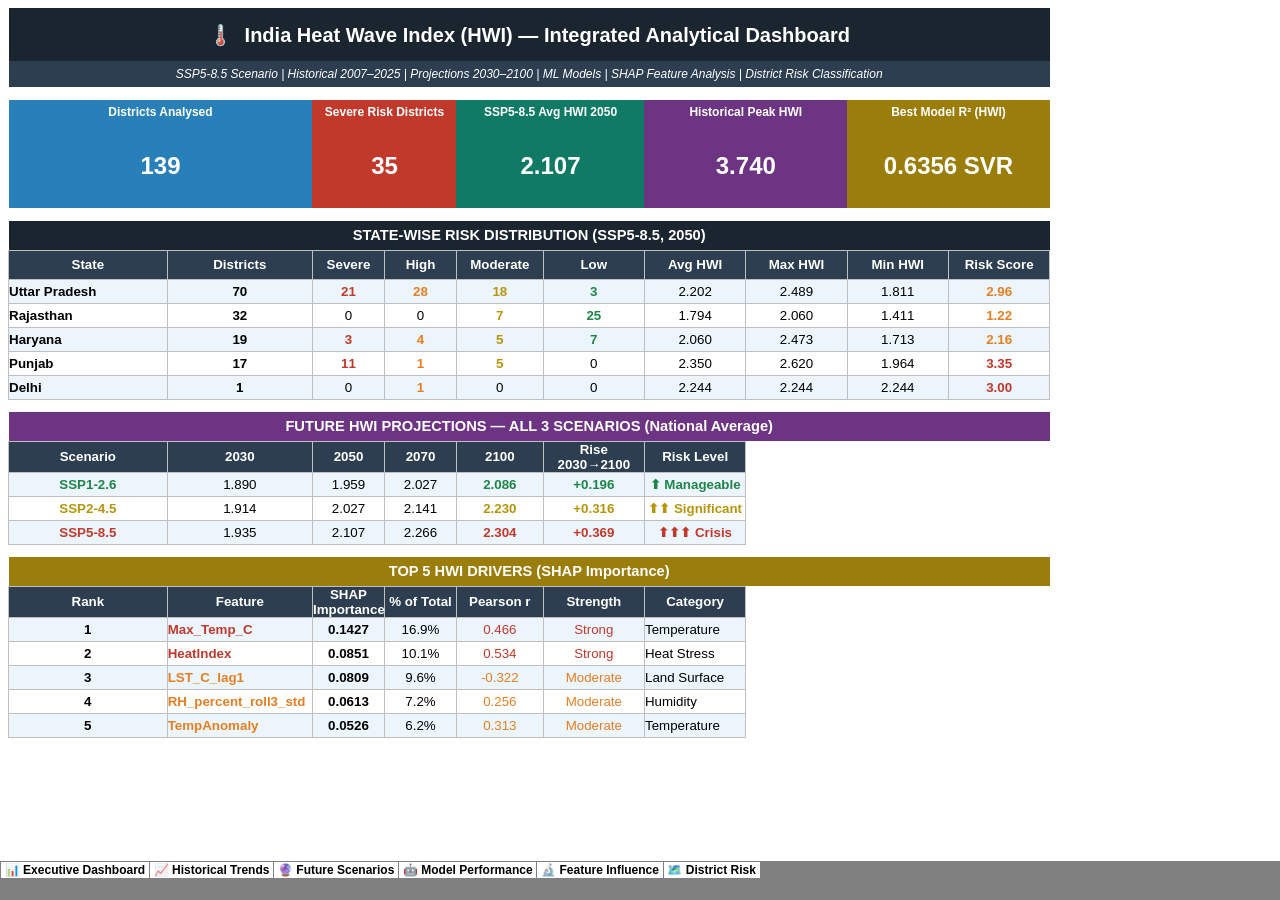
<file: HWI_Full_Analytical_Dashboard - Copy-Web_files/sheet006.htm>
<html xmlns:o="urn:schemas-microsoft-com:office:office"
xmlns:x="urn:schemas-microsoft-com:office:excel"
xmlns="http://www.w3.org/TR/REC-html40">

<head>
<meta http-equiv=Content-Type content="text/html; charset=windows-1252">
<meta name=ProgId content=Excel.Sheet>
<meta name=Generator content="Microsoft Excel 15">
<link id=Main-File rel=Main-File
href="../HWI_Full_Analytical_Dashboard%20-%20Copy-Web.htm">
<link rel=File-List href=filelist.xml>
<link rel=Stylesheet href=stylesheet.css>
<style>
<!--table
	{mso-displayed-decimal-separator:"\.";
	mso-displayed-thousand-separator:"\,";}
@page
	{margin:1.0in .75in 1.0in .75in;
	mso-header-margin:.51in;
	mso-footer-margin:.51in;}
-->
</style>
<![if !supportTabStrip]><script language="JavaScript">
<!--
function fnUpdateTabs()
 {
  if (parent.window.g_iIEVer>=4) {
   if (parent.document.readyState=="complete"
    && parent.frames['frTabs'].document.readyState=="complete")
   parent.fnSetActiveSheet(5);
  else
   window.setTimeout("fnUpdateTabs();",150);
 }
}

if (window.name!="frSheet")
 window.location.replace("../HWI_Full_Analytical_Dashboard%20-%20Copy-Web.htm");
else
 fnUpdateTabs();
//-->
</script>
<![endif]>
</head>

<body link=blue vlink=purple>

<table border=0 cellpadding=0 cellspacing=0 width=1122 style='border-collapse:
 collapse;table-layout:fixed;width:841pt'>
 <col width=43 style='mso-width-source:userset;mso-width-alt:1536;width:32pt'>
 <col width=130 style='mso-width-source:userset;mso-width-alt:4608;width:97pt'>
 <col width=158 style='mso-width-source:userset;mso-width-alt:5632;width:119pt'>
 <col width=115 span=2 style='mso-width-source:userset;mso-width-alt:4096;
 width:86pt'>
 <col width=158 style='mso-width-source:userset;mso-width-alt:5632;width:119pt'>
 <col width=115 style='mso-width-source:userset;mso-width-alt:4096;width:86pt'>
 <col width=288 style='mso-width-source:userset;mso-width-alt:10240;width:216pt'>
 <tr height=45 style='mso-height-source:userset;height:33.75pt'>
  <td colspan=7 height=45 class=xl190 width=834 style='height:33.75pt;
  width:625pt'>&#128506;&#65039;<span style='mso-spacerun:yes'>�
  </span>District Risk Classification � SSP5-8.5 | 2050 Projection</td>
  <td width=288 style='width:216pt'></td>
 </tr>
 <tr height=26 style='mso-height-source:userset;height:19.5pt'>
  <td colspan=7 height=26 class=xl184 style='height:19.5pt'>139 Districts | 5
  States | Sorted: Severe &#8594; High &#8594; Moderate &#8594; Low | Risk
  Score &amp; Priority Action</td>
  <td></td>
 </tr>
 <tr height=10 style='mso-height-source:userset;height:7.5pt'>
  <td height=10 colspan=8 style='height:7.5pt;mso-ignore:colspan'></td>
 </tr>
 <tr height=29 style='mso-height-source:userset;height:21.75pt'>
  <td colspan=7 height=29 class=xl187 style='height:21.75pt'>RISK SUMMARY BY
  STATE</td>
  <td></td>
 </tr>
 <tr height=29 style='mso-height-source:userset;height:21.75pt'>
  <td height=29 class=xl159 width=43 style='height:21.75pt;width:32pt'>State</td>
  <td class=xl159 width=130 style='border-left:none;width:97pt'>Total</td>
  <td class=xl159 width=158 style='border-left:none;width:119pt'>Severe</td>
  <td class=xl159 width=115 style='border-left:none;width:86pt'>High</td>
  <td class=xl159 width=115 style='border-left:none;width:86pt'>Moderate</td>
  <td class=xl159 width=158 style='border-left:none;width:119pt'>Low</td>
  <td class=xl159 width=115 style='border-left:none;width:86pt'>Avg HWI</td>
  <td class=xl159 width=288 style='border-left:none;width:216pt'>Weighted Risk
  Score</td>
 </tr>
 <tr height=24 style='mso-height-source:userset;height:18.0pt'>
  <td height=24 class=xl66 style='height:18.0pt;border-top:none'>Uttar <span
  style='display:none'>Pradesh</span></td>
  <td class=xl67 style='border-top:none;border-left:none'>70</td>
  <td class=xl68 style='border-top:none;border-left:none'>21</td>
  <td class=xl69 style='border-top:none;border-left:none'>28</td>
  <td class=xl70 style='border-top:none;border-left:none'>18</td>
  <td class=xl71 style='border-top:none;border-left:none'>3</td>
  <td class=xl108 style='border-top:none;border-left:none'>2.202</td>
  <td class=xl73 style='border-top:none;border-left:none'>2.96</td>
 </tr>
 <tr height=24 style='mso-height-source:userset;height:18.0pt'>
  <td height=24 class=xl74 style='height:18.0pt;border-top:none'>Rajast<span
  style='display:none'>han</span></td>
  <td class=xl75 style='border-top:none;border-left:none'>32</td>
  <td class=xl76 style='border-top:none;border-left:none'>0</td>
  <td class=xl76 style='border-top:none;border-left:none'>0</td>
  <td class=xl77 style='border-top:none;border-left:none'>7</td>
  <td class=xl78 style='border-top:none;border-left:none'>25</td>
  <td class=xl109 style='border-top:none;border-left:none'>1.794</td>
  <td class=xl160 style='border-top:none;border-left:none'>1.22</td>
 </tr>
 <tr height=24 style='mso-height-source:userset;height:18.0pt'>
  <td height=24 class=xl66 style='height:18.0pt;border-top:none'>Harya<span
  style='display:none'>na</span></td>
  <td class=xl67 style='border-top:none;border-left:none'>19</td>
  <td class=xl68 style='border-top:none;border-left:none'>3</td>
  <td class=xl69 style='border-top:none;border-left:none'>4</td>
  <td class=xl70 style='border-top:none;border-left:none'>5</td>
  <td class=xl71 style='border-top:none;border-left:none'>7</td>
  <td class=xl108 style='border-top:none;border-left:none'>2.060</td>
  <td class=xl161 style='border-top:none;border-left:none'>2.16</td>
 </tr>
 <tr height=24 style='mso-height-source:userset;height:18.0pt'>
  <td height=24 class=xl74 style='height:18.0pt;border-top:none'>Punjab</td>
  <td class=xl75 style='border-top:none;border-left:none'>17</td>
  <td class=xl81 style='border-top:none;border-left:none'>11</td>
  <td class=xl82 style='border-top:none;border-left:none'>1</td>
  <td class=xl77 style='border-top:none;border-left:none'>5</td>
  <td class=xl76 style='border-top:none;border-left:none'>0</td>
  <td class=xl109 style='border-top:none;border-left:none'>2.350</td>
  <td class=xl83 style='border-top:none;border-left:none'>3.35</td>
 </tr>
 <tr height=24 style='mso-height-source:userset;height:18.0pt'>
  <td height=24 class=xl66 style='height:18.0pt;border-top:none'>Delhi</td>
  <td class=xl67 style='border-top:none;border-left:none'>1</td>
  <td class=xl84 style='border-top:none;border-left:none'>0</td>
  <td class=xl69 style='border-top:none;border-left:none'>1</td>
  <td class=xl84 style='border-top:none;border-left:none'>0</td>
  <td class=xl84 style='border-top:none;border-left:none'>0</td>
  <td class=xl108 style='border-top:none;border-left:none'>2.244</td>
  <td class=xl85 style='border-top:none;border-left:none'>3.00</td>
 </tr>
 <tr height=10 style='mso-height-source:userset;height:7.5pt'>
  <td height=10 colspan=8 style='height:7.5pt;mso-ignore:colspan'></td>
 </tr>
 <tr height=29 style='mso-height-source:userset;height:21.75pt'>
  <td colspan=7 height=29 class=xl175 style='height:21.75pt'>ALL 139 DISTRICTS
  � FULL RISK REGISTER</td>
  <td></td>
 </tr>
 <tr height=29 style='mso-height-source:userset;height:21.75pt'>
  <td height=29 class=xl65 width=43 style='height:21.75pt;width:32pt'>#</td>
  <td class=xl65 width=130 style='border-left:none;width:97pt'>State</td>
  <td class=xl65 width=158 style='border-left:none;width:119pt'>District</td>
  <td class=xl65 width=115 style='border-left:none;width:86pt'>Proj HWI 2050</td>
  <td class=xl65 width=115 style='border-left:none;width:86pt'>Risk Category</td>
  <td class=xl65 width=158 style='border-left:none;width:119pt'>HWI Band</td>
  <td class=xl65 width=115 style='border-left:none;width:86pt'>Priority</td>
  <td class=xl65 width=288 style='border-left:none;width:216pt'>Action Level</td>
 </tr>
 <tr height=29 style='mso-height-source:userset;height:21.75pt'>
  <td height=29 class=xl84 style='height:21.75pt;border-top:none'>1</td>
  <td class=xl94 style='border-top:none;border-left:none'>Punjab</td>
  <td class=xl66 style='border-top:none;border-left:none'>Amritsar</td>
  <td class=xl88 style='border-top:none;border-left:none'>2.620</td>
  <td class=xl162 style='border-top:none;border-left:none'>Severe</td>
  <td class=xl84 style='border-top:none;border-left:none'>&#128308; Extreme
  (&#8805;2.29)</td>
  <td class=xl68 style='border-top:none;border-left:none'>&#128680; IMMEDIATE</td>
  <td class=xl123 width=288 style='border-top:none;border-left:none;width:216pt'>Deploy
  HAPs; cooling shelters; restrict outdoor labor</td>
 </tr>
 <tr height=29 style='mso-height-source:userset;height:21.75pt'>
  <td height=29 class=xl76 style='height:21.75pt;border-top:none'>2</td>
  <td class=xl100 style='border-top:none;border-left:none'>Punjab</td>
  <td class=xl74 style='border-top:none;border-left:none'>Gurdaspur</td>
  <td class=xl110 style='border-top:none;border-left:none'>2.583</td>
  <td class=xl162 style='border-top:none;border-left:none'>Severe</td>
  <td class=xl76 style='border-top:none;border-left:none'>&#128308; Extreme
  (&#8805;2.29)</td>
  <td class=xl81 style='border-top:none;border-left:none'>&#128680; IMMEDIATE</td>
  <td class=xl127 width=288 style='border-top:none;border-left:none;width:216pt'>Deploy
  HAPs; cooling shelters; restrict outdoor labor</td>
 </tr>
 <tr height=29 style='mso-height-source:userset;height:21.75pt'>
  <td height=29 class=xl84 style='height:21.75pt;border-top:none'>3</td>
  <td class=xl94 style='border-top:none;border-left:none'>Punjab</td>
  <td class=xl66 style='border-top:none;border-left:none'>Patiala</td>
  <td class=xl88 style='border-top:none;border-left:none'>2.569</td>
  <td class=xl162 style='border-top:none;border-left:none'>Severe</td>
  <td class=xl84 style='border-top:none;border-left:none'>&#128308; Extreme
  (&#8805;2.29)</td>
  <td class=xl68 style='border-top:none;border-left:none'>&#128680; IMMEDIATE</td>
  <td class=xl123 width=288 style='border-top:none;border-left:none;width:216pt'>Deploy
  HAPs; cooling shelters; restrict outdoor labor</td>
 </tr>
 <tr height=29 style='mso-height-source:userset;height:21.75pt'>
  <td height=29 class=xl76 style='height:21.75pt;border-top:none'>4</td>
  <td class=xl100 style='border-top:none;border-left:none'>Punjab</td>
  <td class=xl74 style='border-top:none;border-left:none'>Ludhiana</td>
  <td class=xl110 style='border-top:none;border-left:none'>2.541</td>
  <td class=xl162 style='border-top:none;border-left:none'>Severe</td>
  <td class=xl76 style='border-top:none;border-left:none'>&#128308; Extreme
  (&#8805;2.29)</td>
  <td class=xl81 style='border-top:none;border-left:none'>&#128680; IMMEDIATE</td>
  <td class=xl127 width=288 style='border-top:none;border-left:none;width:216pt'>Deploy
  HAPs; cooling shelters; restrict outdoor labor</td>
 </tr>
 <tr height=29 style='mso-height-source:userset;height:21.75pt'>
  <td height=29 class=xl84 style='height:21.75pt;border-top:none'>5</td>
  <td class=xl94 style='border-top:none;border-left:none'>Punjab</td>
  <td class=xl66 style='border-top:none;border-left:none'>Hoshiarpur</td>
  <td class=xl88 style='border-top:none;border-left:none'>2.528</td>
  <td class=xl162 style='border-top:none;border-left:none'>Severe</td>
  <td class=xl84 style='border-top:none;border-left:none'>&#128308; Extreme
  (&#8805;2.29)</td>
  <td class=xl68 style='border-top:none;border-left:none'>&#128680; IMMEDIATE</td>
  <td class=xl123 width=288 style='border-top:none;border-left:none;width:216pt'>Deploy
  HAPs; cooling shelters; restrict outdoor labor</td>
 </tr>
 <tr height=29 style='mso-height-source:userset;height:21.75pt'>
  <td height=29 class=xl76 style='height:21.75pt;border-top:none'>6</td>
  <td class=xl100 style='border-top:none;border-left:none'>Punjab</td>
  <td class=xl74 style='border-top:none;border-left:none'>Nawan Shehar</td>
  <td class=xl110 style='border-top:none;border-left:none'>2.508</td>
  <td class=xl162 style='border-top:none;border-left:none'>Severe</td>
  <td class=xl76 style='border-top:none;border-left:none'>&#128308; Extreme
  (&#8805;2.29)</td>
  <td class=xl81 style='border-top:none;border-left:none'>&#128680; IMMEDIATE</td>
  <td class=xl127 width=288 style='border-top:none;border-left:none;width:216pt'>Deploy
  HAPs; cooling shelters; restrict outdoor labor</td>
 </tr>
 <tr height=29 style='mso-height-source:userset;height:21.75pt'>
  <td height=29 class=xl84 style='height:21.75pt;border-top:none'>7</td>
  <td class=xl94 style='border-top:none;border-left:none'>Punjab</td>
  <td class=xl66 style='border-top:none;border-left:none'>Kapurthala</td>
  <td class=xl88 style='border-top:none;border-left:none'>2.507</td>
  <td class=xl162 style='border-top:none;border-left:none'>Severe</td>
  <td class=xl84 style='border-top:none;border-left:none'>&#128308; Extreme
  (&#8805;2.29)</td>
  <td class=xl68 style='border-top:none;border-left:none'>&#128680; IMMEDIATE</td>
  <td class=xl123 width=288 style='border-top:none;border-left:none;width:216pt'>Deploy
  HAPs; cooling shelters; restrict outdoor labor</td>
 </tr>
 <tr height=29 style='mso-height-source:userset;height:21.75pt'>
  <td height=29 class=xl76 style='height:21.75pt;border-top:none'>8</td>
  <td class=xl100 style='border-top:none;border-left:none'>Punjab</td>
  <td class=xl74 style='border-top:none;border-left:none'>Fatehgarh Sahib</td>
  <td class=xl110 style='border-top:none;border-left:none'>2.489</td>
  <td class=xl162 style='border-top:none;border-left:none'>Severe</td>
  <td class=xl76 style='border-top:none;border-left:none'>&#128308; Extreme
  (&#8805;2.29)</td>
  <td class=xl81 style='border-top:none;border-left:none'>&#128680; IMMEDIATE</td>
  <td class=xl127 width=288 style='border-top:none;border-left:none;width:216pt'>Deploy
  HAPs; cooling shelters; restrict outdoor labor</td>
 </tr>
 <tr height=29 style='mso-height-source:userset;height:21.75pt'>
  <td height=29 class=xl84 style='height:21.75pt;border-top:none'>9</td>
  <td class=xl94 style='border-top:none;border-left:none'>Uttar Pradesh</td>
  <td class=xl66 style='border-top:none;border-left:none'>Sitapur</td>
  <td class=xl88 style='border-top:none;border-left:none'>2.489</td>
  <td class=xl162 style='border-top:none;border-left:none'>Severe</td>
  <td class=xl84 style='border-top:none;border-left:none'>&#128308; Extreme
  (&#8805;2.29)</td>
  <td class=xl68 style='border-top:none;border-left:none'>&#128680; IMMEDIATE</td>
  <td class=xl123 width=288 style='border-top:none;border-left:none;width:216pt'>Deploy
  HAPs; cooling shelters; restrict outdoor labor</td>
 </tr>
 <tr height=29 style='mso-height-source:userset;height:21.75pt'>
  <td height=29 class=xl76 style='height:21.75pt;border-top:none'>10</td>
  <td class=xl100 style='border-top:none;border-left:none'>Uttar Pradesh</td>
  <td class=xl74 style='border-top:none;border-left:none'>Maharajganj</td>
  <td class=xl110 style='border-top:none;border-left:none'>2.481</td>
  <td class=xl162 style='border-top:none;border-left:none'>Severe</td>
  <td class=xl76 style='border-top:none;border-left:none'>&#128308; Extreme
  (&#8805;2.29)</td>
  <td class=xl81 style='border-top:none;border-left:none'>&#128680; IMMEDIATE</td>
  <td class=xl127 width=288 style='border-top:none;border-left:none;width:216pt'>Deploy
  HAPs; cooling shelters; restrict outdoor labor</td>
 </tr>
 <tr height=29 style='mso-height-source:userset;height:21.75pt'>
  <td height=29 class=xl84 style='height:21.75pt;border-top:none'>11</td>
  <td class=xl94 style='border-top:none;border-left:none'>Uttar Pradesh</td>
  <td class=xl66 style='border-top:none;border-left:none'>Ambedkar Nagar</td>
  <td class=xl88 style='border-top:none;border-left:none'>2.473</td>
  <td class=xl162 style='border-top:none;border-left:none'>Severe</td>
  <td class=xl84 style='border-top:none;border-left:none'>&#128308; Extreme
  (&#8805;2.29)</td>
  <td class=xl68 style='border-top:none;border-left:none'>&#128680; IMMEDIATE</td>
  <td class=xl123 width=288 style='border-top:none;border-left:none;width:216pt'>Deploy
  HAPs; cooling shelters; restrict outdoor labor</td>
 </tr>
 <tr height=29 style='mso-height-source:userset;height:21.75pt'>
  <td height=29 class=xl76 style='height:21.75pt;border-top:none'>12</td>
  <td class=xl100 style='border-top:none;border-left:none'>Haryana</td>
  <td class=xl74 style='border-top:none;border-left:none'>Panchkula</td>
  <td class=xl110 style='border-top:none;border-left:none'>2.473</td>
  <td class=xl162 style='border-top:none;border-left:none'>Severe</td>
  <td class=xl76 style='border-top:none;border-left:none'>&#128308; Extreme
  (&#8805;2.29)</td>
  <td class=xl81 style='border-top:none;border-left:none'>&#128680; IMMEDIATE</td>
  <td class=xl127 width=288 style='border-top:none;border-left:none;width:216pt'>Deploy
  HAPs; cooling shelters; restrict outdoor labor</td>
 </tr>
 <tr height=29 style='mso-height-source:userset;height:21.75pt'>
  <td height=29 class=xl84 style='height:21.75pt;border-top:none'>13</td>
  <td class=xl94 style='border-top:none;border-left:none'>Punjab</td>
  <td class=xl66 style='border-top:none;border-left:none'>Jalandhar</td>
  <td class=xl88 style='border-top:none;border-left:none'>2.470</td>
  <td class=xl162 style='border-top:none;border-left:none'>Severe</td>
  <td class=xl84 style='border-top:none;border-left:none'>&#128308; Extreme
  (&#8805;2.29)</td>
  <td class=xl68 style='border-top:none;border-left:none'>&#128680; IMMEDIATE</td>
  <td class=xl123 width=288 style='border-top:none;border-left:none;width:216pt'>Deploy
  HAPs; cooling shelters; restrict outdoor labor</td>
 </tr>
 <tr height=29 style='mso-height-source:userset;height:21.75pt'>
  <td height=29 class=xl76 style='height:21.75pt;border-top:none'>14</td>
  <td class=xl100 style='border-top:none;border-left:none'>Uttar Pradesh</td>
  <td class=xl74 style='border-top:none;border-left:none'>Shravasti</td>
  <td class=xl110 style='border-top:none;border-left:none'>2.431</td>
  <td class=xl162 style='border-top:none;border-left:none'>Severe</td>
  <td class=xl76 style='border-top:none;border-left:none'>&#128308; Extreme
  (&#8805;2.29)</td>
  <td class=xl81 style='border-top:none;border-left:none'>&#128680; IMMEDIATE</td>
  <td class=xl127 width=288 style='border-top:none;border-left:none;width:216pt'>Deploy
  HAPs; cooling shelters; restrict outdoor labor</td>
 </tr>
 <tr height=29 style='mso-height-source:userset;height:21.75pt'>
  <td height=29 class=xl84 style='height:21.75pt;border-top:none'>15</td>
  <td class=xl94 style='border-top:none;border-left:none'>Uttar Pradesh</td>
  <td class=xl66 style='border-top:none;border-left:none'>Gonda</td>
  <td class=xl88 style='border-top:none;border-left:none'>2.421</td>
  <td class=xl162 style='border-top:none;border-left:none'>Severe</td>
  <td class=xl84 style='border-top:none;border-left:none'>&#128308; Extreme
  (&#8805;2.29)</td>
  <td class=xl68 style='border-top:none;border-left:none'>&#128680; IMMEDIATE</td>
  <td class=xl123 width=288 style='border-top:none;border-left:none;width:216pt'>Deploy
  HAPs; cooling shelters; restrict outdoor labor</td>
 </tr>
 <tr height=29 style='mso-height-source:userset;height:21.75pt'>
  <td height=29 class=xl76 style='height:21.75pt;border-top:none'>16</td>
  <td class=xl100 style='border-top:none;border-left:none'>Uttar Pradesh</td>
  <td class=xl74 style='border-top:none;border-left:none'>Etah</td>
  <td class=xl110 style='border-top:none;border-left:none'>2.421</td>
  <td class=xl162 style='border-top:none;border-left:none'>Severe</td>
  <td class=xl76 style='border-top:none;border-left:none'>&#128308; Extreme
  (&#8805;2.29)</td>
  <td class=xl81 style='border-top:none;border-left:none'>&#128680; IMMEDIATE</td>
  <td class=xl127 width=288 style='border-top:none;border-left:none;width:216pt'>Deploy
  HAPs; cooling shelters; restrict outdoor labor</td>
 </tr>
 <tr height=29 style='mso-height-source:userset;height:21.75pt'>
  <td height=29 class=xl84 style='height:21.75pt;border-top:none'>17</td>
  <td class=xl94 style='border-top:none;border-left:none'>Uttar Pradesh</td>
  <td class=xl66 style='border-top:none;border-left:none'>Siddharth Nagar</td>
  <td class=xl88 style='border-top:none;border-left:none'>2.409</td>
  <td class=xl162 style='border-top:none;border-left:none'>Severe</td>
  <td class=xl84 style='border-top:none;border-left:none'>&#128308; Extreme
  (&#8805;2.29)</td>
  <td class=xl68 style='border-top:none;border-left:none'>&#128680; IMMEDIATE</td>
  <td class=xl123 width=288 style='border-top:none;border-left:none;width:216pt'>Deploy
  HAPs; cooling shelters; restrict outdoor labor</td>
 </tr>
 <tr height=29 style='mso-height-source:userset;height:21.75pt'>
  <td height=29 class=xl76 style='height:21.75pt;border-top:none'>18</td>
  <td class=xl100 style='border-top:none;border-left:none'>Uttar Pradesh</td>
  <td class=xl74 style='border-top:none;border-left:none'>Basti</td>
  <td class=xl110 style='border-top:none;border-left:none'>2.406</td>
  <td class=xl162 style='border-top:none;border-left:none'>Severe</td>
  <td class=xl76 style='border-top:none;border-left:none'>&#128308; Extreme
  (&#8805;2.29)</td>
  <td class=xl81 style='border-top:none;border-left:none'>&#128680; IMMEDIATE</td>
  <td class=xl127 width=288 style='border-top:none;border-left:none;width:216pt'>Deploy
  HAPs; cooling shelters; restrict outdoor labor</td>
 </tr>
 <tr height=29 style='mso-height-source:userset;height:21.75pt'>
  <td height=29 class=xl84 style='height:21.75pt;border-top:none'>19</td>
  <td class=xl94 style='border-top:none;border-left:none'>Uttar Pradesh</td>
  <td class=xl66 style='border-top:none;border-left:none'>Balrampur</td>
  <td class=xl88 style='border-top:none;border-left:none'>2.404</td>
  <td class=xl162 style='border-top:none;border-left:none'>Severe</td>
  <td class=xl84 style='border-top:none;border-left:none'>&#128308; Extreme
  (&#8805;2.29)</td>
  <td class=xl68 style='border-top:none;border-left:none'>&#128680; IMMEDIATE</td>
  <td class=xl123 width=288 style='border-top:none;border-left:none;width:216pt'>Deploy
  HAPs; cooling shelters; restrict outdoor labor</td>
 </tr>
 <tr height=29 style='mso-height-source:userset;height:21.75pt'>
  <td height=29 class=xl76 style='height:21.75pt;border-top:none'>20</td>
  <td class=xl100 style='border-top:none;border-left:none'>Uttar Pradesh</td>
  <td class=xl74 style='border-top:none;border-left:none'>Bahraich</td>
  <td class=xl110 style='border-top:none;border-left:none'>2.402</td>
  <td class=xl162 style='border-top:none;border-left:none'>Severe</td>
  <td class=xl76 style='border-top:none;border-left:none'>&#128308; Extreme
  (&#8805;2.29)</td>
  <td class=xl81 style='border-top:none;border-left:none'>&#128680; IMMEDIATE</td>
  <td class=xl127 width=288 style='border-top:none;border-left:none;width:216pt'>Deploy
  HAPs; cooling shelters; restrict outdoor labor</td>
 </tr>
 <tr height=29 style='mso-height-source:userset;height:21.75pt'>
  <td height=29 class=xl84 style='height:21.75pt;border-top:none'>21</td>
  <td class=xl94 style='border-top:none;border-left:none'>Uttar Pradesh</td>
  <td class=xl66 style='border-top:none;border-left:none'>Farrukhabad</td>
  <td class=xl88 style='border-top:none;border-left:none'>2.400</td>
  <td class=xl162 style='border-top:none;border-left:none'>Severe</td>
  <td class=xl84 style='border-top:none;border-left:none'>&#128308; Extreme
  (&#8805;2.29)</td>
  <td class=xl68 style='border-top:none;border-left:none'>&#128680; IMMEDIATE</td>
  <td class=xl123 width=288 style='border-top:none;border-left:none;width:216pt'>Deploy
  HAPs; cooling shelters; restrict outdoor labor</td>
 </tr>
 <tr height=29 style='mso-height-source:userset;height:21.75pt'>
  <td height=29 class=xl76 style='height:21.75pt;border-top:none'>22</td>
  <td class=xl100 style='border-top:none;border-left:none'>Uttar Pradesh</td>
  <td class=xl74 style='border-top:none;border-left:none'>Bara Banki</td>
  <td class=xl110 style='border-top:none;border-left:none'>2.397</td>
  <td class=xl162 style='border-top:none;border-left:none'>Severe</td>
  <td class=xl76 style='border-top:none;border-left:none'>&#128308; Extreme
  (&#8805;2.29)</td>
  <td class=xl81 style='border-top:none;border-left:none'>&#128680; IMMEDIATE</td>
  <td class=xl127 width=288 style='border-top:none;border-left:none;width:216pt'>Deploy
  HAPs; cooling shelters; restrict outdoor labor</td>
 </tr>
 <tr height=29 style='mso-height-source:userset;height:21.75pt'>
  <td height=29 class=xl84 style='height:21.75pt;border-top:none'>23</td>
  <td class=xl94 style='border-top:none;border-left:none'>Uttar Pradesh</td>
  <td class=xl66 style='border-top:none;border-left:none'>Shahjahanpur</td>
  <td class=xl88 style='border-top:none;border-left:none'>2.391</td>
  <td class=xl162 style='border-top:none;border-left:none'>Severe</td>
  <td class=xl84 style='border-top:none;border-left:none'>&#128308; Extreme
  (&#8805;2.29)</td>
  <td class=xl68 style='border-top:none;border-left:none'>&#128680; IMMEDIATE</td>
  <td class=xl123 width=288 style='border-top:none;border-left:none;width:216pt'>Deploy
  HAPs; cooling shelters; restrict outdoor labor</td>
 </tr>
 <tr height=29 style='mso-height-source:userset;height:21.75pt'>
  <td height=29 class=xl76 style='height:21.75pt;border-top:none'>24</td>
  <td class=xl100 style='border-top:none;border-left:none'>Punjab</td>
  <td class=xl74 style='border-top:none;border-left:none'>Moga</td>
  <td class=xl110 style='border-top:none;border-left:none'>2.387</td>
  <td class=xl162 style='border-top:none;border-left:none'>Severe</td>
  <td class=xl76 style='border-top:none;border-left:none'>&#128308; Extreme
  (&#8805;2.29)</td>
  <td class=xl81 style='border-top:none;border-left:none'>&#128680; IMMEDIATE</td>
  <td class=xl127 width=288 style='border-top:none;border-left:none;width:216pt'>Deploy
  HAPs; cooling shelters; restrict outdoor labor</td>
 </tr>
 <tr height=29 style='mso-height-source:userset;height:21.75pt'>
  <td height=29 class=xl84 style='height:21.75pt;border-top:none'>25</td>
  <td class=xl94 style='border-top:none;border-left:none'>Haryana</td>
  <td class=xl66 style='border-top:none;border-left:none'>Ambala</td>
  <td class=xl88 style='border-top:none;border-left:none'>2.384</td>
  <td class=xl162 style='border-top:none;border-left:none'>Severe</td>
  <td class=xl84 style='border-top:none;border-left:none'>&#128308; Extreme
  (&#8805;2.29)</td>
  <td class=xl68 style='border-top:none;border-left:none'>&#128680; IMMEDIATE</td>
  <td class=xl123 width=288 style='border-top:none;border-left:none;width:216pt'>Deploy
  HAPs; cooling shelters; restrict outdoor labor</td>
 </tr>
 <tr height=29 style='mso-height-source:userset;height:21.75pt'>
  <td height=29 class=xl76 style='height:21.75pt;border-top:none'>26</td>
  <td class=xl100 style='border-top:none;border-left:none'>Uttar Pradesh</td>
  <td class=xl74 style='border-top:none;border-left:none'>Azamgarh</td>
  <td class=xl110 style='border-top:none;border-left:none'>2.354</td>
  <td class=xl162 style='border-top:none;border-left:none'>Severe</td>
  <td class=xl76 style='border-top:none;border-left:none'>&#128308; Extreme
  (&#8805;2.29)</td>
  <td class=xl81 style='border-top:none;border-left:none'>&#128680; IMMEDIATE</td>
  <td class=xl127 width=288 style='border-top:none;border-left:none;width:216pt'>Deploy
  HAPs; cooling shelters; restrict outdoor labor</td>
 </tr>
 <tr height=29 style='mso-height-source:userset;height:21.75pt'>
  <td height=29 class=xl84 style='height:21.75pt;border-top:none'>27</td>
  <td class=xl94 style='border-top:none;border-left:none'>Uttar Pradesh</td>
  <td class=xl66 style='border-top:none;border-left:none'>Sant Kabir Nagar</td>
  <td class=xl88 style='border-top:none;border-left:none'>2.353</td>
  <td class=xl162 style='border-top:none;border-left:none'>Severe</td>
  <td class=xl84 style='border-top:none;border-left:none'>&#128308; Extreme
  (&#8805;2.29)</td>
  <td class=xl68 style='border-top:none;border-left:none'>&#128680; IMMEDIATE</td>
  <td class=xl123 width=288 style='border-top:none;border-left:none;width:216pt'>Deploy
  HAPs; cooling shelters; restrict outdoor labor</td>
 </tr>
 <tr height=29 style='mso-height-source:userset;height:21.75pt'>
  <td height=29 class=xl76 style='height:21.75pt;border-top:none'>28</td>
  <td class=xl100 style='border-top:none;border-left:none'>Punjab</td>
  <td class=xl74 style='border-top:none;border-left:none'>Rupnagar</td>
  <td class=xl110 style='border-top:none;border-left:none'>2.336</td>
  <td class=xl162 style='border-top:none;border-left:none'>Severe</td>
  <td class=xl76 style='border-top:none;border-left:none'>&#128308; Extreme
  (&#8805;2.29)</td>
  <td class=xl81 style='border-top:none;border-left:none'>&#128680; IMMEDIATE</td>
  <td class=xl127 width=288 style='border-top:none;border-left:none;width:216pt'>Deploy
  HAPs; cooling shelters; restrict outdoor labor</td>
 </tr>
 <tr height=29 style='mso-height-source:userset;height:21.75pt'>
  <td height=29 class=xl84 style='height:21.75pt;border-top:none'>29</td>
  <td class=xl94 style='border-top:none;border-left:none'>Uttar Pradesh</td>
  <td class=xl66 style='border-top:none;border-left:none'>Lakhimpur Kheri</td>
  <td class=xl88 style='border-top:none;border-left:none'>2.336</td>
  <td class=xl162 style='border-top:none;border-left:none'>Severe</td>
  <td class=xl84 style='border-top:none;border-left:none'>&#128308; Extreme
  (&#8805;2.29)</td>
  <td class=xl68 style='border-top:none;border-left:none'>&#128680; IMMEDIATE</td>
  <td class=xl123 width=288 style='border-top:none;border-left:none;width:216pt'>Deploy
  HAPs; cooling shelters; restrict outdoor labor</td>
 </tr>
 <tr height=29 style='mso-height-source:userset;height:21.75pt'>
  <td height=29 class=xl76 style='height:21.75pt;border-top:none'>30</td>
  <td class=xl100 style='border-top:none;border-left:none'>Uttar Pradesh</td>
  <td class=xl74 style='border-top:none;border-left:none'>Kannauj</td>
  <td class=xl110 style='border-top:none;border-left:none'>2.326</td>
  <td class=xl162 style='border-top:none;border-left:none'>Severe</td>
  <td class=xl76 style='border-top:none;border-left:none'>&#128308; Extreme
  (&#8805;2.29)</td>
  <td class=xl81 style='border-top:none;border-left:none'>&#128680; IMMEDIATE</td>
  <td class=xl127 width=288 style='border-top:none;border-left:none;width:216pt'>Deploy
  HAPs; cooling shelters; restrict outdoor labor</td>
 </tr>
 <tr height=29 style='mso-height-source:userset;height:21.75pt'>
  <td height=29 class=xl84 style='height:21.75pt;border-top:none'>31</td>
  <td class=xl94 style='border-top:none;border-left:none'>Uttar Pradesh</td>
  <td class=xl66 style='border-top:none;border-left:none'>Faizabad</td>
  <td class=xl88 style='border-top:none;border-left:none'>2.325</td>
  <td class=xl162 style='border-top:none;border-left:none'>Severe</td>
  <td class=xl84 style='border-top:none;border-left:none'>&#128308; Extreme
  (&#8805;2.29)</td>
  <td class=xl68 style='border-top:none;border-left:none'>&#128680; IMMEDIATE</td>
  <td class=xl123 width=288 style='border-top:none;border-left:none;width:216pt'>Deploy
  HAPs; cooling shelters; restrict outdoor labor</td>
 </tr>
 <tr height=29 style='mso-height-source:userset;height:21.75pt'>
  <td height=29 class=xl76 style='height:21.75pt;border-top:none'>32</td>
  <td class=xl100 style='border-top:none;border-left:none'>Uttar Pradesh</td>
  <td class=xl74 style='border-top:none;border-left:none'>Varanasi</td>
  <td class=xl110 style='border-top:none;border-left:none'>2.315</td>
  <td class=xl162 style='border-top:none;border-left:none'>Severe</td>
  <td class=xl76 style='border-top:none;border-left:none'>&#128308; Extreme
  (&#8805;2.29)</td>
  <td class=xl81 style='border-top:none;border-left:none'>&#128680; IMMEDIATE</td>
  <td class=xl127 width=288 style='border-top:none;border-left:none;width:216pt'>Deploy
  HAPs; cooling shelters; restrict outdoor labor</td>
 </tr>
 <tr height=29 style='mso-height-source:userset;height:21.75pt'>
  <td height=29 class=xl84 style='height:21.75pt;border-top:none'>33</td>
  <td class=xl94 style='border-top:none;border-left:none'>Uttar Pradesh</td>
  <td class=xl66 style='border-top:none;border-left:none'>Gorakhpur</td>
  <td class=xl88 style='border-top:none;border-left:none'>2.293</td>
  <td class=xl162 style='border-top:none;border-left:none'>Severe</td>
  <td class=xl84 style='border-top:none;border-left:none'>&#128308; Extreme
  (&#8805;2.29)</td>
  <td class=xl68 style='border-top:none;border-left:none'>&#128680; IMMEDIATE</td>
  <td class=xl123 width=288 style='border-top:none;border-left:none;width:216pt'>Deploy
  HAPs; cooling shelters; restrict outdoor labor</td>
 </tr>
 <tr height=29 style='mso-height-source:userset;height:21.75pt'>
  <td height=29 class=xl76 style='height:21.75pt;border-top:none'>34</td>
  <td class=xl100 style='border-top:none;border-left:none'>Haryana</td>
  <td class=xl74 style='border-top:none;border-left:none'>Kurukshetra</td>
  <td class=xl110 style='border-top:none;border-left:none'>2.292</td>
  <td class=xl162 style='border-top:none;border-left:none'>Severe</td>
  <td class=xl76 style='border-top:none;border-left:none'>&#128308; Extreme
  (&#8805;2.29)</td>
  <td class=xl81 style='border-top:none;border-left:none'>&#128680; IMMEDIATE</td>
  <td class=xl127 width=288 style='border-top:none;border-left:none;width:216pt'>Deploy
  HAPs; cooling shelters; restrict outdoor labor</td>
 </tr>
 <tr height=29 style='mso-height-source:userset;height:21.75pt'>
  <td height=29 class=xl84 style='height:21.75pt;border-top:none'>35</td>
  <td class=xl94 style='border-top:none;border-left:none'>Uttar Pradesh</td>
  <td class=xl66 style='border-top:none;border-left:none'>Bulandshahr</td>
  <td class=xl88 style='border-top:none;border-left:none'>2.291</td>
  <td class=xl162 style='border-top:none;border-left:none'>Severe</td>
  <td class=xl84 style='border-top:none;border-left:none'>&#128308; Extreme
  (&#8805;2.29)</td>
  <td class=xl68 style='border-top:none;border-left:none'>&#128680; IMMEDIATE</td>
  <td class=xl123 width=288 style='border-top:none;border-left:none;width:216pt'>Deploy
  HAPs; cooling shelters; restrict outdoor labor</td>
 </tr>
 <tr height=29 style='mso-height-source:userset;height:21.75pt'>
  <td height=29 class=xl76 style='height:21.75pt;border-top:none'>36</td>
  <td class=xl100 style='border-top:none;border-left:none'>Uttar Pradesh</td>
  <td class=xl74 style='border-top:none;border-left:none'>Mainpuri</td>
  <td class=xl105 style='border-top:none;border-left:none'>2.288</td>
  <td class=xl163 style='border-top:none;border-left:none'>High</td>
  <td class=xl76 style='border-top:none;border-left:none'>&#128992; High
  (2.12�2.29)</td>
  <td class=xl82 style='border-top:none;border-left:none'>&#9888;&#65039;
  URGENT</td>
  <td class=xl127 width=288 style='border-top:none;border-left:none;width:216pt'>Activate
  early warning; ASHA alerts; shade infrastructure</td>
 </tr>
 <tr height=29 style='mso-height-source:userset;height:21.75pt'>
  <td height=29 class=xl84 style='height:21.75pt;border-top:none'>37</td>
  <td class=xl94 style='border-top:none;border-left:none'>Uttar Pradesh</td>
  <td class=xl66 style='border-top:none;border-left:none'>Auraiya</td>
  <td class=xl102 style='border-top:none;border-left:none'>2.287</td>
  <td class=xl163 style='border-top:none;border-left:none'>High</td>
  <td class=xl84 style='border-top:none;border-left:none'>&#128992; High
  (2.12�2.29)</td>
  <td class=xl69 style='border-top:none;border-left:none'>&#9888;&#65039;
  URGENT</td>
  <td class=xl123 width=288 style='border-top:none;border-left:none;width:216pt'>Activate
  early warning; ASHA alerts; shade infrastructure</td>
 </tr>
 <tr height=29 style='mso-height-source:userset;height:21.75pt'>
  <td height=29 class=xl76 style='height:21.75pt;border-top:none'>38</td>
  <td class=xl100 style='border-top:none;border-left:none'>Uttar Pradesh</td>
  <td class=xl74 style='border-top:none;border-left:none'>Aligarh</td>
  <td class=xl105 style='border-top:none;border-left:none'>2.278</td>
  <td class=xl163 style='border-top:none;border-left:none'>High</td>
  <td class=xl76 style='border-top:none;border-left:none'>&#128992; High
  (2.12�2.29)</td>
  <td class=xl82 style='border-top:none;border-left:none'>&#9888;&#65039;
  URGENT</td>
  <td class=xl127 width=288 style='border-top:none;border-left:none;width:216pt'>Activate
  early warning; ASHA alerts; shade infrastructure</td>
 </tr>
 <tr height=29 style='mso-height-source:userset;height:21.75pt'>
  <td height=29 class=xl84 style='height:21.75pt;border-top:none'>39</td>
  <td class=xl94 style='border-top:none;border-left:none'>Uttar Pradesh</td>
  <td class=xl66 style='border-top:none;border-left:none'>Sultanpur</td>
  <td class=xl102 style='border-top:none;border-left:none'>2.276</td>
  <td class=xl163 style='border-top:none;border-left:none'>High</td>
  <td class=xl84 style='border-top:none;border-left:none'>&#128992; High
  (2.12�2.29)</td>
  <td class=xl69 style='border-top:none;border-left:none'>&#9888;&#65039;
  URGENT</td>
  <td class=xl123 width=288 style='border-top:none;border-left:none;width:216pt'>Activate
  early warning; ASHA alerts; shade infrastructure</td>
 </tr>
 <tr height=29 style='mso-height-source:userset;height:21.75pt'>
  <td height=29 class=xl76 style='height:21.75pt;border-top:none'>40</td>
  <td class=xl100 style='border-top:none;border-left:none'>Uttar Pradesh</td>
  <td class=xl74 style='border-top:none;border-left:none'>Etawah</td>
  <td class=xl105 style='border-top:none;border-left:none'>2.273</td>
  <td class=xl163 style='border-top:none;border-left:none'>High</td>
  <td class=xl76 style='border-top:none;border-left:none'>&#128992; High
  (2.12�2.29)</td>
  <td class=xl82 style='border-top:none;border-left:none'>&#9888;&#65039;
  URGENT</td>
  <td class=xl127 width=288 style='border-top:none;border-left:none;width:216pt'>Activate
  early warning; ASHA alerts; shade infrastructure</td>
 </tr>
 <tr height=29 style='mso-height-source:userset;height:21.75pt'>
  <td height=29 class=xl84 style='height:21.75pt;border-top:none'>41</td>
  <td class=xl94 style='border-top:none;border-left:none'>Haryana</td>
  <td class=xl66 style='border-top:none;border-left:none'>Karnal</td>
  <td class=xl102 style='border-top:none;border-left:none'>2.268</td>
  <td class=xl163 style='border-top:none;border-left:none'>High</td>
  <td class=xl84 style='border-top:none;border-left:none'>&#128992; High
  (2.12�2.29)</td>
  <td class=xl69 style='border-top:none;border-left:none'>&#9888;&#65039;
  URGENT</td>
  <td class=xl123 width=288 style='border-top:none;border-left:none;width:216pt'>Activate
  early warning; ASHA alerts; shade infrastructure</td>
 </tr>
 <tr height=29 style='mso-height-source:userset;height:21.75pt'>
  <td height=29 class=xl76 style='height:21.75pt;border-top:none'>42</td>
  <td class=xl100 style='border-top:none;border-left:none'>Uttar Pradesh</td>
  <td class=xl74 style='border-top:none;border-left:none'>Ghazipur</td>
  <td class=xl105 style='border-top:none;border-left:none'>2.267</td>
  <td class=xl163 style='border-top:none;border-left:none'>High</td>
  <td class=xl76 style='border-top:none;border-left:none'>&#128992; High
  (2.12�2.29)</td>
  <td class=xl82 style='border-top:none;border-left:none'>&#9888;&#65039;
  URGENT</td>
  <td class=xl127 width=288 style='border-top:none;border-left:none;width:216pt'>Activate
  early warning; ASHA alerts; shade infrastructure</td>
 </tr>
 <tr height=29 style='mso-height-source:userset;height:21.75pt'>
  <td height=29 class=xl84 style='height:21.75pt;border-top:none'>43</td>
  <td class=xl94 style='border-top:none;border-left:none'>Uttar Pradesh</td>
  <td class=xl66 style='border-top:none;border-left:none'>Unnao</td>
  <td class=xl102 style='border-top:none;border-left:none'>2.264</td>
  <td class=xl163 style='border-top:none;border-left:none'>High</td>
  <td class=xl84 style='border-top:none;border-left:none'>&#128992; High
  (2.12�2.29)</td>
  <td class=xl69 style='border-top:none;border-left:none'>&#9888;&#65039;
  URGENT</td>
  <td class=xl123 width=288 style='border-top:none;border-left:none;width:216pt'>Activate
  early warning; ASHA alerts; shade infrastructure</td>
 </tr>
 <tr height=29 style='mso-height-source:userset;height:21.75pt'>
  <td height=29 class=xl76 style='height:21.75pt;border-top:none'>44</td>
  <td class=xl100 style='border-top:none;border-left:none'>Uttar Pradesh</td>
  <td class=xl74 style='border-top:none;border-left:none'>Ghaziabad</td>
  <td class=xl105 style='border-top:none;border-left:none'>2.263</td>
  <td class=xl163 style='border-top:none;border-left:none'>High</td>
  <td class=xl76 style='border-top:none;border-left:none'>&#128992; High
  (2.12�2.29)</td>
  <td class=xl82 style='border-top:none;border-left:none'>&#9888;&#65039;
  URGENT</td>
  <td class=xl127 width=288 style='border-top:none;border-left:none;width:216pt'>Activate
  early warning; ASHA alerts; shade infrastructure</td>
 </tr>
 <tr height=29 style='mso-height-source:userset;height:21.75pt'>
  <td height=29 class=xl84 style='height:21.75pt;border-top:none'>45</td>
  <td class=xl94 style='border-top:none;border-left:none'>Uttar Pradesh</td>
  <td class=xl66 style='border-top:none;border-left:none'>Jaunpur</td>
  <td class=xl102 style='border-top:none;border-left:none'>2.262</td>
  <td class=xl163 style='border-top:none;border-left:none'>High</td>
  <td class=xl84 style='border-top:none;border-left:none'>&#128992; High
  (2.12�2.29)</td>
  <td class=xl69 style='border-top:none;border-left:none'>&#9888;&#65039;
  URGENT</td>
  <td class=xl123 width=288 style='border-top:none;border-left:none;width:216pt'>Activate
  early warning; ASHA alerts; shade infrastructure</td>
 </tr>
 <tr height=29 style='mso-height-source:userset;height:21.75pt'>
  <td height=29 class=xl76 style='height:21.75pt;border-top:none'>46</td>
  <td class=xl100 style='border-top:none;border-left:none'>Haryana</td>
  <td class=xl74 style='border-top:none;border-left:none'>Kaithal</td>
  <td class=xl105 style='border-top:none;border-left:none'>2.261</td>
  <td class=xl163 style='border-top:none;border-left:none'>High</td>
  <td class=xl76 style='border-top:none;border-left:none'>&#128992; High
  (2.12�2.29)</td>
  <td class=xl82 style='border-top:none;border-left:none'>&#9888;&#65039;
  URGENT</td>
  <td class=xl127 width=288 style='border-top:none;border-left:none;width:216pt'>Activate
  early warning; ASHA alerts; shade infrastructure</td>
 </tr>
 <tr height=29 style='mso-height-source:userset;height:21.75pt'>
  <td height=29 class=xl84 style='height:21.75pt;border-top:none'>47</td>
  <td class=xl94 style='border-top:none;border-left:none'>Uttar Pradesh</td>
  <td class=xl66 style='border-top:none;border-left:none'>Kushinagar</td>
  <td class=xl102 style='border-top:none;border-left:none'>2.260</td>
  <td class=xl163 style='border-top:none;border-left:none'>High</td>
  <td class=xl84 style='border-top:none;border-left:none'>&#128992; High
  (2.12�2.29)</td>
  <td class=xl69 style='border-top:none;border-left:none'>&#9888;&#65039;
  URGENT</td>
  <td class=xl123 width=288 style='border-top:none;border-left:none;width:216pt'>Activate
  early warning; ASHA alerts; shade infrastructure</td>
 </tr>
 <tr height=29 style='mso-height-source:userset;height:21.75pt'>
  <td height=29 class=xl76 style='height:21.75pt;border-top:none'>48</td>
  <td class=xl100 style='border-top:none;border-left:none'>Delhi</td>
  <td class=xl74 style='border-top:none;border-left:none'>Delhi</td>
  <td class=xl105 style='border-top:none;border-left:none'>2.244</td>
  <td class=xl163 style='border-top:none;border-left:none'>High</td>
  <td class=xl76 style='border-top:none;border-left:none'>&#128992; High
  (2.12�2.29)</td>
  <td class=xl82 style='border-top:none;border-left:none'>&#9888;&#65039;
  URGENT</td>
  <td class=xl127 width=288 style='border-top:none;border-left:none;width:216pt'>Activate
  early warning; ASHA alerts; shade infrastructure</td>
 </tr>
 <tr height=29 style='mso-height-source:userset;height:21.75pt'>
  <td height=29 class=xl84 style='height:21.75pt;border-top:none'>49</td>
  <td class=xl94 style='border-top:none;border-left:none'>Punjab</td>
  <td class=xl66 style='border-top:none;border-left:none'>Sangrur</td>
  <td class=xl102 style='border-top:none;border-left:none'>2.243</td>
  <td class=xl163 style='border-top:none;border-left:none'>High</td>
  <td class=xl84 style='border-top:none;border-left:none'>&#128992; High
  (2.12�2.29)</td>
  <td class=xl69 style='border-top:none;border-left:none'>&#9888;&#65039;
  URGENT</td>
  <td class=xl123 width=288 style='border-top:none;border-left:none;width:216pt'>Activate
  early warning; ASHA alerts; shade infrastructure</td>
 </tr>
 <tr height=29 style='mso-height-source:userset;height:21.75pt'>
  <td height=29 class=xl76 style='height:21.75pt;border-top:none'>50</td>
  <td class=xl100 style='border-top:none;border-left:none'>Uttar Pradesh</td>
  <td class=xl74 style='border-top:none;border-left:none'>Chandauli</td>
  <td class=xl105 style='border-top:none;border-left:none'>2.239</td>
  <td class=xl163 style='border-top:none;border-left:none'>High</td>
  <td class=xl76 style='border-top:none;border-left:none'>&#128992; High
  (2.12�2.29)</td>
  <td class=xl82 style='border-top:none;border-left:none'>&#9888;&#65039;
  URGENT</td>
  <td class=xl127 width=288 style='border-top:none;border-left:none;width:216pt'>Activate
  early warning; ASHA alerts; shade infrastructure</td>
 </tr>
 <tr height=29 style='mso-height-source:userset;height:21.75pt'>
  <td height=29 class=xl84 style='height:21.75pt;border-top:none'>51</td>
  <td class=xl94 style='border-top:none;border-left:none'>Uttar Pradesh</td>
  <td class=xl66 style='border-top:none;border-left:none'>Hardoi</td>
  <td class=xl102 style='border-top:none;border-left:none'>2.230</td>
  <td class=xl163 style='border-top:none;border-left:none'>High</td>
  <td class=xl84 style='border-top:none;border-left:none'>&#128992; High
  (2.12�2.29)</td>
  <td class=xl69 style='border-top:none;border-left:none'>&#9888;&#65039;
  URGENT</td>
  <td class=xl123 width=288 style='border-top:none;border-left:none;width:216pt'>Activate
  early warning; ASHA alerts; shade infrastructure</td>
 </tr>
 <tr height=29 style='mso-height-source:userset;height:21.75pt'>
  <td height=29 class=xl76 style='height:21.75pt;border-top:none'>52</td>
  <td class=xl100 style='border-top:none;border-left:none'>Uttar Pradesh</td>
  <td class=xl74 style='border-top:none;border-left:none'>Gautam Buddha Nagar</td>
  <td class=xl105 style='border-top:none;border-left:none'>2.227</td>
  <td class=xl163 style='border-top:none;border-left:none'>High</td>
  <td class=xl76 style='border-top:none;border-left:none'>&#128992; High
  (2.12�2.29)</td>
  <td class=xl82 style='border-top:none;border-left:none'>&#9888;&#65039;
  URGENT</td>
  <td class=xl127 width=288 style='border-top:none;border-left:none;width:216pt'>Activate
  early warning; ASHA alerts; shade infrastructure</td>
 </tr>
 <tr height=29 style='mso-height-source:userset;height:21.75pt'>
  <td height=29 class=xl84 style='height:21.75pt;border-top:none'>53</td>
  <td class=xl94 style='border-top:none;border-left:none'>Uttar Pradesh</td>
  <td class=xl66 style='border-top:none;border-left:none'>Mau</td>
  <td class=xl102 style='border-top:none;border-left:none'>2.226</td>
  <td class=xl163 style='border-top:none;border-left:none'>High</td>
  <td class=xl84 style='border-top:none;border-left:none'>&#128992; High
  (2.12�2.29)</td>
  <td class=xl69 style='border-top:none;border-left:none'>&#9888;&#65039;
  URGENT</td>
  <td class=xl123 width=288 style='border-top:none;border-left:none;width:216pt'>Activate
  early warning; ASHA alerts; shade infrastructure</td>
 </tr>
 <tr height=29 style='mso-height-source:userset;height:21.75pt'>
  <td height=29 class=xl76 style='height:21.75pt;border-top:none'>54</td>
  <td class=xl100 style='border-top:none;border-left:none'>Uttar Pradesh</td>
  <td class=xl74 style='border-top:none;border-left:none'>Kanpur Dehat</td>
  <td class=xl105 style='border-top:none;border-left:none'>2.224</td>
  <td class=xl163 style='border-top:none;border-left:none'>High</td>
  <td class=xl76 style='border-top:none;border-left:none'>&#128992; High
  (2.12�2.29)</td>
  <td class=xl82 style='border-top:none;border-left:none'>&#9888;&#65039;
  URGENT</td>
  <td class=xl127 width=288 style='border-top:none;border-left:none;width:216pt'>Activate
  early warning; ASHA alerts; shade infrastructure</td>
 </tr>
 <tr height=29 style='mso-height-source:userset;height:21.75pt'>
  <td height=29 class=xl84 style='height:21.75pt;border-top:none'>55</td>
  <td class=xl94 style='border-top:none;border-left:none'>Uttar Pradesh</td>
  <td class=xl66 style='border-top:none;border-left:none'>Sant Ravi Das Nagar</td>
  <td class=xl102 style='border-top:none;border-left:none'>2.216</td>
  <td class=xl163 style='border-top:none;border-left:none'>High</td>
  <td class=xl84 style='border-top:none;border-left:none'>&#128992; High
  (2.12�2.29)</td>
  <td class=xl69 style='border-top:none;border-left:none'>&#9888;&#65039;
  URGENT</td>
  <td class=xl123 width=288 style='border-top:none;border-left:none;width:216pt'>Activate
  early warning; ASHA alerts; shade infrastructure</td>
 </tr>
 <tr height=29 style='mso-height-source:userset;height:21.75pt'>
  <td height=29 class=xl76 style='height:21.75pt;border-top:none'>56</td>
  <td class=xl100 style='border-top:none;border-left:none'>Uttar Pradesh</td>
  <td class=xl74 style='border-top:none;border-left:none'>Rae Bareli</td>
  <td class=xl105 style='border-top:none;border-left:none'>2.214</td>
  <td class=xl163 style='border-top:none;border-left:none'>High</td>
  <td class=xl76 style='border-top:none;border-left:none'>&#128992; High
  (2.12�2.29)</td>
  <td class=xl82 style='border-top:none;border-left:none'>&#9888;&#65039;
  URGENT</td>
  <td class=xl127 width=288 style='border-top:none;border-left:none;width:216pt'>Activate
  early warning; ASHA alerts; shade infrastructure</td>
 </tr>
 <tr height=29 style='mso-height-source:userset;height:21.75pt'>
  <td height=29 class=xl84 style='height:21.75pt;border-top:none'>57</td>
  <td class=xl94 style='border-top:none;border-left:none'>Uttar Pradesh</td>
  <td class=xl66 style='border-top:none;border-left:none'>Deoria</td>
  <td class=xl102 style='border-top:none;border-left:none'>2.202</td>
  <td class=xl163 style='border-top:none;border-left:none'>High</td>
  <td class=xl84 style='border-top:none;border-left:none'>&#128992; High
  (2.12�2.29)</td>
  <td class=xl69 style='border-top:none;border-left:none'>&#9888;&#65039;
  URGENT</td>
  <td class=xl123 width=288 style='border-top:none;border-left:none;width:216pt'>Activate
  early warning; ASHA alerts; shade infrastructure</td>
 </tr>
 <tr height=29 style='mso-height-source:userset;height:21.75pt'>
  <td height=29 class=xl76 style='height:21.75pt;border-top:none'>58</td>
  <td class=xl100 style='border-top:none;border-left:none'>Haryana</td>
  <td class=xl74 style='border-top:none;border-left:none'>Panipat</td>
  <td class=xl105 style='border-top:none;border-left:none'>2.196</td>
  <td class=xl163 style='border-top:none;border-left:none'>High</td>
  <td class=xl76 style='border-top:none;border-left:none'>&#128992; High
  (2.12�2.29)</td>
  <td class=xl82 style='border-top:none;border-left:none'>&#9888;&#65039;
  URGENT</td>
  <td class=xl127 width=288 style='border-top:none;border-left:none;width:216pt'>Activate
  early warning; ASHA alerts; shade infrastructure</td>
 </tr>
 <tr height=29 style='mso-height-source:userset;height:21.75pt'>
  <td height=29 class=xl84 style='height:21.75pt;border-top:none'>59</td>
  <td class=xl94 style='border-top:none;border-left:none'>Uttar Pradesh</td>
  <td class=xl66 style='border-top:none;border-left:none'>Kaushambi</td>
  <td class=xl102 style='border-top:none;border-left:none'>2.192</td>
  <td class=xl163 style='border-top:none;border-left:none'>High</td>
  <td class=xl84 style='border-top:none;border-left:none'>&#128992; High
  (2.12�2.29)</td>
  <td class=xl69 style='border-top:none;border-left:none'>&#9888;&#65039;
  URGENT</td>
  <td class=xl123 width=288 style='border-top:none;border-left:none;width:216pt'>Activate
  early warning; ASHA alerts; shade infrastructure</td>
 </tr>
 <tr height=29 style='mso-height-source:userset;height:21.75pt'>
  <td height=29 class=xl76 style='height:21.75pt;border-top:none'>60</td>
  <td class=xl100 style='border-top:none;border-left:none'>Uttar Pradesh</td>
  <td class=xl74 style='border-top:none;border-left:none'>Firozabad</td>
  <td class=xl105 style='border-top:none;border-left:none'>2.184</td>
  <td class=xl163 style='border-top:none;border-left:none'>High</td>
  <td class=xl76 style='border-top:none;border-left:none'>&#128992; High
  (2.12�2.29)</td>
  <td class=xl82 style='border-top:none;border-left:none'>&#9888;&#65039;
  URGENT</td>
  <td class=xl127 width=288 style='border-top:none;border-left:none;width:216pt'>Activate
  early warning; ASHA alerts; shade infrastructure</td>
 </tr>
 <tr height=29 style='mso-height-source:userset;height:21.75pt'>
  <td height=29 class=xl84 style='height:21.75pt;border-top:none'>61</td>
  <td class=xl94 style='border-top:none;border-left:none'>Uttar Pradesh</td>
  <td class=xl66 style='border-top:none;border-left:none'>Lucknow</td>
  <td class=xl102 style='border-top:none;border-left:none'>2.174</td>
  <td class=xl163 style='border-top:none;border-left:none'>High</td>
  <td class=xl84 style='border-top:none;border-left:none'>&#128992; High
  (2.12�2.29)</td>
  <td class=xl69 style='border-top:none;border-left:none'>&#9888;&#65039;
  URGENT</td>
  <td class=xl123 width=288 style='border-top:none;border-left:none;width:216pt'>Activate
  early warning; ASHA alerts; shade infrastructure</td>
 </tr>
 <tr height=29 style='mso-height-source:userset;height:21.75pt'>
  <td height=29 class=xl76 style='height:21.75pt;border-top:none'>62</td>
  <td class=xl100 style='border-top:none;border-left:none'>Uttar Pradesh</td>
  <td class=xl74 style='border-top:none;border-left:none'>Kanpur</td>
  <td class=xl105 style='border-top:none;border-left:none'>2.165</td>
  <td class=xl163 style='border-top:none;border-left:none'>High</td>
  <td class=xl76 style='border-top:none;border-left:none'>&#128992; High
  (2.12�2.29)</td>
  <td class=xl82 style='border-top:none;border-left:none'>&#9888;&#65039;
  URGENT</td>
  <td class=xl127 width=288 style='border-top:none;border-left:none;width:216pt'>Activate
  early warning; ASHA alerts; shade infrastructure</td>
 </tr>
 <tr height=29 style='mso-height-source:userset;height:21.75pt'>
  <td height=29 class=xl84 style='height:21.75pt;border-top:none'>63</td>
  <td class=xl94 style='border-top:none;border-left:none'>Uttar Pradesh</td>
  <td class=xl66 style='border-top:none;border-left:none'>Pratapgarh</td>
  <td class=xl102 style='border-top:none;border-left:none'>2.155</td>
  <td class=xl163 style='border-top:none;border-left:none'>High</td>
  <td class=xl84 style='border-top:none;border-left:none'>&#128992; High
  (2.12�2.29)</td>
  <td class=xl69 style='border-top:none;border-left:none'>&#9888;&#65039;
  URGENT</td>
  <td class=xl123 width=288 style='border-top:none;border-left:none;width:216pt'>Activate
  early warning; ASHA alerts; shade infrastructure</td>
 </tr>
 <tr height=29 style='mso-height-source:userset;height:21.75pt'>
  <td height=29 class=xl76 style='height:21.75pt;border-top:none'>64</td>
  <td class=xl100 style='border-top:none;border-left:none'>Haryana</td>
  <td class=xl74 style='border-top:none;border-left:none'>Faridabad</td>
  <td class=xl105 style='border-top:none;border-left:none'>2.154</td>
  <td class=xl163 style='border-top:none;border-left:none'>High</td>
  <td class=xl76 style='border-top:none;border-left:none'>&#128992; High
  (2.12�2.29)</td>
  <td class=xl82 style='border-top:none;border-left:none'>&#9888;&#65039;
  URGENT</td>
  <td class=xl127 width=288 style='border-top:none;border-left:none;width:216pt'>Activate
  early warning; ASHA alerts; shade infrastructure</td>
 </tr>
 <tr height=29 style='mso-height-source:userset;height:21.75pt'>
  <td height=29 class=xl84 style='height:21.75pt;border-top:none'>65</td>
  <td class=xl94 style='border-top:none;border-left:none'>Uttar Pradesh</td>
  <td class=xl66 style='border-top:none;border-left:none'>Hathras</td>
  <td class=xl102 style='border-top:none;border-left:none'>2.149</td>
  <td class=xl163 style='border-top:none;border-left:none'>High</td>
  <td class=xl84 style='border-top:none;border-left:none'>&#128992; High
  (2.12�2.29)</td>
  <td class=xl69 style='border-top:none;border-left:none'>&#9888;&#65039;
  URGENT</td>
  <td class=xl123 width=288 style='border-top:none;border-left:none;width:216pt'>Activate
  early warning; ASHA alerts; shade infrastructure</td>
 </tr>
 <tr height=29 style='mso-height-source:userset;height:21.75pt'>
  <td height=29 class=xl76 style='height:21.75pt;border-top:none'>66</td>
  <td class=xl100 style='border-top:none;border-left:none'>Uttar Pradesh</td>
  <td class=xl74 style='border-top:none;border-left:none'>Pilibhit</td>
  <td class=xl105 style='border-top:none;border-left:none'>2.135</td>
  <td class=xl163 style='border-top:none;border-left:none'>High</td>
  <td class=xl76 style='border-top:none;border-left:none'>&#128992; High
  (2.12�2.29)</td>
  <td class=xl82 style='border-top:none;border-left:none'>&#9888;&#65039;
  URGENT</td>
  <td class=xl127 width=288 style='border-top:none;border-left:none;width:216pt'>Activate
  early warning; ASHA alerts; shade infrastructure</td>
 </tr>
 <tr height=29 style='mso-height-source:userset;height:21.75pt'>
  <td height=29 class=xl84 style='height:21.75pt;border-top:none'>67</td>
  <td class=xl94 style='border-top:none;border-left:none'>Uttar Pradesh</td>
  <td class=xl66 style='border-top:none;border-left:none'>Allahabad</td>
  <td class=xl102 style='border-top:none;border-left:none'>2.125</td>
  <td class=xl163 style='border-top:none;border-left:none'>High</td>
  <td class=xl84 style='border-top:none;border-left:none'>&#128992; High
  (2.12�2.29)</td>
  <td class=xl69 style='border-top:none;border-left:none'>&#9888;&#65039;
  URGENT</td>
  <td class=xl123 width=288 style='border-top:none;border-left:none;width:216pt'>Activate
  early warning; ASHA alerts; shade infrastructure</td>
 </tr>
 <tr height=29 style='mso-height-source:userset;height:21.75pt'>
  <td height=29 class=xl76 style='height:21.75pt;border-top:none'>68</td>
  <td class=xl100 style='border-top:none;border-left:none'>Uttar Pradesh</td>
  <td class=xl74 style='border-top:none;border-left:none'>Baghpat</td>
  <td class=xl105 style='border-top:none;border-left:none'>2.124</td>
  <td class=xl163 style='border-top:none;border-left:none'>High</td>
  <td class=xl76 style='border-top:none;border-left:none'>&#128992; High
  (2.12�2.29)</td>
  <td class=xl82 style='border-top:none;border-left:none'>&#9888;&#65039;
  URGENT</td>
  <td class=xl127 width=288 style='border-top:none;border-left:none;width:216pt'>Activate
  early warning; ASHA alerts; shade infrastructure</td>
 </tr>
 <tr height=29 style='mso-height-source:userset;height:21.75pt'>
  <td height=29 class=xl84 style='height:21.75pt;border-top:none'>69</td>
  <td class=xl94 style='border-top:none;border-left:none'>Uttar Pradesh</td>
  <td class=xl66 style='border-top:none;border-left:none'>Fatehpur</td>
  <td class=xl102 style='border-top:none;border-left:none'>2.116</td>
  <td class=xl163 style='border-top:none;border-left:none'>High</td>
  <td class=xl84 style='border-top:none;border-left:none'>&#128992; High
  (2.12�2.29)</td>
  <td class=xl69 style='border-top:none;border-left:none'>&#9888;&#65039;
  URGENT</td>
  <td class=xl123 width=288 style='border-top:none;border-left:none;width:216pt'>Activate
  early warning; ASHA alerts; shade infrastructure</td>
 </tr>
 <tr height=29 style='mso-height-source:userset;height:21.75pt'>
  <td height=29 class=xl76 style='height:21.75pt;border-top:none'>70</td>
  <td class=xl100 style='border-top:none;border-left:none'>Haryana</td>
  <td class=xl74 style='border-top:none;border-left:none'>Sonepat</td>
  <td class=xl164 style='border-top:none;border-left:none'>2.115</td>
  <td class=xl165 style='border-top:none;border-left:none'>Moderate</td>
  <td class=xl76 style='border-top:none;border-left:none'>&#128993; Moderate
  (1.95�2.12)</td>
  <td class=xl77 style='border-top:none;border-left:none'>&#128203; PLANNED</td>
  <td class=xl127 width=288 style='border-top:none;border-left:none;width:216pt'>Strengthen
  surveillance; heat-proofing programs</td>
 </tr>
 <tr height=29 style='mso-height-source:userset;height:21.75pt'>
  <td height=29 class=xl84 style='height:21.75pt;border-top:none'>71</td>
  <td class=xl94 style='border-top:none;border-left:none'>Uttar Pradesh</td>
  <td class=xl66 style='border-top:none;border-left:none'>Ballia</td>
  <td class=xl166 style='border-top:none;border-left:none'>2.113</td>
  <td class=xl165 style='border-top:none;border-left:none'>Moderate</td>
  <td class=xl84 style='border-top:none;border-left:none'>&#128993; Moderate
  (1.95�2.12)</td>
  <td class=xl70 style='border-top:none;border-left:none'>&#128203; PLANNED</td>
  <td class=xl123 width=288 style='border-top:none;border-left:none;width:216pt'>Strengthen
  surveillance; heat-proofing programs</td>
 </tr>
 <tr height=29 style='mso-height-source:userset;height:21.75pt'>
  <td height=29 class=xl76 style='height:21.75pt;border-top:none'>72</td>
  <td class=xl100 style='border-top:none;border-left:none'>Uttar Pradesh</td>
  <td class=xl74 style='border-top:none;border-left:none'>Mahoba</td>
  <td class=xl164 style='border-top:none;border-left:none'>2.088</td>
  <td class=xl165 style='border-top:none;border-left:none'>Moderate</td>
  <td class=xl76 style='border-top:none;border-left:none'>&#128993; Moderate
  (1.95�2.12)</td>
  <td class=xl77 style='border-top:none;border-left:none'>&#128203; PLANNED</td>
  <td class=xl127 width=288 style='border-top:none;border-left:none;width:216pt'>Strengthen
  surveillance; heat-proofing programs</td>
 </tr>
 <tr height=29 style='mso-height-source:userset;height:21.75pt'>
  <td height=29 class=xl84 style='height:21.75pt;border-top:none'>73</td>
  <td class=xl94 style='border-top:none;border-left:none'>Punjab</td>
  <td class=xl66 style='border-top:none;border-left:none'>Faridkot</td>
  <td class=xl166 style='border-top:none;border-left:none'>2.072</td>
  <td class=xl165 style='border-top:none;border-left:none'>Moderate</td>
  <td class=xl84 style='border-top:none;border-left:none'>&#128993; Moderate
  (1.95�2.12)</td>
  <td class=xl70 style='border-top:none;border-left:none'>&#128203; PLANNED</td>
  <td class=xl123 width=288 style='border-top:none;border-left:none;width:216pt'>Strengthen
  surveillance; heat-proofing programs</td>
 </tr>
 <tr height=29 style='mso-height-source:userset;height:21.75pt'>
  <td height=29 class=xl76 style='height:21.75pt;border-top:none'>74</td>
  <td class=xl100 style='border-top:none;border-left:none'>Punjab</td>
  <td class=xl74 style='border-top:none;border-left:none'>Mansa</td>
  <td class=xl164 style='border-top:none;border-left:none'>2.070</td>
  <td class=xl165 style='border-top:none;border-left:none'>Moderate</td>
  <td class=xl76 style='border-top:none;border-left:none'>&#128993; Moderate
  (1.95�2.12)</td>
  <td class=xl77 style='border-top:none;border-left:none'>&#128203; PLANNED</td>
  <td class=xl127 width=288 style='border-top:none;border-left:none;width:216pt'>Strengthen
  surveillance; heat-proofing programs</td>
 </tr>
 <tr height=29 style='mso-height-source:userset;height:21.75pt'>
  <td height=29 class=xl84 style='height:21.75pt;border-top:none'>75</td>
  <td class=xl94 style='border-top:none;border-left:none'>Uttar Pradesh</td>
  <td class=xl66 style='border-top:none;border-left:none'>Jalaun</td>
  <td class=xl166 style='border-top:none;border-left:none'>2.066</td>
  <td class=xl165 style='border-top:none;border-left:none'>Moderate</td>
  <td class=xl84 style='border-top:none;border-left:none'>&#128993; Moderate
  (1.95�2.12)</td>
  <td class=xl70 style='border-top:none;border-left:none'>&#128203; PLANNED</td>
  <td class=xl123 width=288 style='border-top:none;border-left:none;width:216pt'>Strengthen
  surveillance; heat-proofing programs</td>
 </tr>
 <tr height=29 style='mso-height-source:userset;height:21.75pt'>
  <td height=29 class=xl76 style='height:21.75pt;border-top:none'>76</td>
  <td class=xl100 style='border-top:none;border-left:none'>Punjab</td>
  <td class=xl74 style='border-top:none;border-left:none'>Firozpur</td>
  <td class=xl164 style='border-top:none;border-left:none'>2.060</td>
  <td class=xl165 style='border-top:none;border-left:none'>Moderate</td>
  <td class=xl76 style='border-top:none;border-left:none'>&#128993; Moderate
  (1.95�2.12)</td>
  <td class=xl77 style='border-top:none;border-left:none'>&#128203; PLANNED</td>
  <td class=xl127 width=288 style='border-top:none;border-left:none;width:216pt'>Strengthen
  surveillance; heat-proofing programs</td>
 </tr>
 <tr height=29 style='mso-height-source:userset;height:21.75pt'>
  <td height=29 class=xl84 style='height:21.75pt;border-top:none'>77</td>
  <td class=xl94 style='border-top:none;border-left:none'>Rajasthan</td>
  <td class=xl66 style='border-top:none;border-left:none'>Ganganagar</td>
  <td class=xl166 style='border-top:none;border-left:none'>2.060</td>
  <td class=xl165 style='border-top:none;border-left:none'>Moderate</td>
  <td class=xl84 style='border-top:none;border-left:none'>&#128993; Moderate
  (1.95�2.12)</td>
  <td class=xl70 style='border-top:none;border-left:none'>&#128203; PLANNED</td>
  <td class=xl123 width=288 style='border-top:none;border-left:none;width:216pt'>Strengthen
  surveillance; heat-proofing programs</td>
 </tr>
 <tr height=29 style='mso-height-source:userset;height:21.75pt'>
  <td height=29 class=xl76 style='height:21.75pt;border-top:none'>78</td>
  <td class=xl100 style='border-top:none;border-left:none'>Rajasthan</td>
  <td class=xl74 style='border-top:none;border-left:none'>Bundi</td>
  <td class=xl164 style='border-top:none;border-left:none'>2.060</td>
  <td class=xl165 style='border-top:none;border-left:none'>Moderate</td>
  <td class=xl76 style='border-top:none;border-left:none'>&#128993; Moderate
  (1.95�2.12)</td>
  <td class=xl77 style='border-top:none;border-left:none'>&#128203; PLANNED</td>
  <td class=xl127 width=288 style='border-top:none;border-left:none;width:216pt'>Strengthen
  surveillance; heat-proofing programs</td>
 </tr>
 <tr height=29 style='mso-height-source:userset;height:21.75pt'>
  <td height=29 class=xl84 style='height:21.75pt;border-top:none'>79</td>
  <td class=xl94 style='border-top:none;border-left:none'>Uttar Pradesh</td>
  <td class=xl66 style='border-top:none;border-left:none'>Muzaffarnagar</td>
  <td class=xl166 style='border-top:none;border-left:none'>2.058</td>
  <td class=xl165 style='border-top:none;border-left:none'>Moderate</td>
  <td class=xl84 style='border-top:none;border-left:none'>&#128993; Moderate
  (1.95�2.12)</td>
  <td class=xl70 style='border-top:none;border-left:none'>&#128203; PLANNED</td>
  <td class=xl123 width=288 style='border-top:none;border-left:none;width:216pt'>Strengthen
  surveillance; heat-proofing programs</td>
 </tr>
 <tr height=29 style='mso-height-source:userset;height:21.75pt'>
  <td height=29 class=xl76 style='height:21.75pt;border-top:none'>80</td>
  <td class=xl100 style='border-top:none;border-left:none'>Uttar Pradesh</td>
  <td class=xl74 style='border-top:none;border-left:none'>Banda</td>
  <td class=xl164 style='border-top:none;border-left:none'>2.055</td>
  <td class=xl165 style='border-top:none;border-left:none'>Moderate</td>
  <td class=xl76 style='border-top:none;border-left:none'>&#128993; Moderate
  (1.95�2.12)</td>
  <td class=xl77 style='border-top:none;border-left:none'>&#128203; PLANNED</td>
  <td class=xl127 width=288 style='border-top:none;border-left:none;width:216pt'>Strengthen
  surveillance; heat-proofing programs</td>
 </tr>
 <tr height=29 style='mso-height-source:userset;height:21.75pt'>
  <td height=29 class=xl84 style='height:21.75pt;border-top:none'>81</td>
  <td class=xl94 style='border-top:none;border-left:none'>Rajasthan</td>
  <td class=xl66 style='border-top:none;border-left:none'>Hanumangarh</td>
  <td class=xl166 style='border-top:none;border-left:none'>2.046</td>
  <td class=xl165 style='border-top:none;border-left:none'>Moderate</td>
  <td class=xl84 style='border-top:none;border-left:none'>&#128993; Moderate
  (1.95�2.12)</td>
  <td class=xl70 style='border-top:none;border-left:none'>&#128203; PLANNED</td>
  <td class=xl123 width=288 style='border-top:none;border-left:none;width:216pt'>Strengthen
  surveillance; heat-proofing programs</td>
 </tr>
 <tr height=29 style='mso-height-source:userset;height:21.75pt'>
  <td height=29 class=xl76 style='height:21.75pt;border-top:none'>82</td>
  <td class=xl100 style='border-top:none;border-left:none'>Uttar Pradesh</td>
  <td class=xl74 style='border-top:none;border-left:none'>Jhansi</td>
  <td class=xl164 style='border-top:none;border-left:none'>2.044</td>
  <td class=xl165 style='border-top:none;border-left:none'>Moderate</td>
  <td class=xl76 style='border-top:none;border-left:none'>&#128993; Moderate
  (1.95�2.12)</td>
  <td class=xl77 style='border-top:none;border-left:none'>&#128203; PLANNED</td>
  <td class=xl127 width=288 style='border-top:none;border-left:none;width:216pt'>Strengthen
  surveillance; heat-proofing programs</td>
 </tr>
 <tr height=29 style='mso-height-source:userset;height:21.75pt'>
  <td height=29 class=xl84 style='height:21.75pt;border-top:none'>83</td>
  <td class=xl94 style='border-top:none;border-left:none'>Rajasthan</td>
  <td class=xl66 style='border-top:none;border-left:none'>Tonk</td>
  <td class=xl166 style='border-top:none;border-left:none'>2.042</td>
  <td class=xl165 style='border-top:none;border-left:none'>Moderate</td>
  <td class=xl84 style='border-top:none;border-left:none'>&#128993; Moderate
  (1.95�2.12)</td>
  <td class=xl70 style='border-top:none;border-left:none'>&#128203; PLANNED</td>
  <td class=xl123 width=288 style='border-top:none;border-left:none;width:216pt'>Strengthen
  surveillance; heat-proofing programs</td>
 </tr>
 <tr height=29 style='mso-height-source:userset;height:21.75pt'>
  <td height=29 class=xl76 style='height:21.75pt;border-top:none'>84</td>
  <td class=xl100 style='border-top:none;border-left:none'>Uttar Pradesh</td>
  <td class=xl74 style='border-top:none;border-left:none'>Jyotiba Phule Nagar</td>
  <td class=xl164 style='border-top:none;border-left:none'>2.037</td>
  <td class=xl165 style='border-top:none;border-left:none'>Moderate</td>
  <td class=xl76 style='border-top:none;border-left:none'>&#128993; Moderate
  (1.95�2.12)</td>
  <td class=xl77 style='border-top:none;border-left:none'>&#128203; PLANNED</td>
  <td class=xl127 width=288 style='border-top:none;border-left:none;width:216pt'>Strengthen
  surveillance; heat-proofing programs</td>
 </tr>
 <tr height=29 style='mso-height-source:userset;height:21.75pt'>
  <td height=29 class=xl84 style='height:21.75pt;border-top:none'>85</td>
  <td class=xl94 style='border-top:none;border-left:none'>Uttar Pradesh</td>
  <td class=xl66 style='border-top:none;border-left:none'>Bareilly</td>
  <td class=xl166 style='border-top:none;border-left:none'>2.037</td>
  <td class=xl165 style='border-top:none;border-left:none'>Moderate</td>
  <td class=xl84 style='border-top:none;border-left:none'>&#128993; Moderate
  (1.95�2.12)</td>
  <td class=xl70 style='border-top:none;border-left:none'>&#128203; PLANNED</td>
  <td class=xl123 width=288 style='border-top:none;border-left:none;width:216pt'>Strengthen
  surveillance; heat-proofing programs</td>
 </tr>
 <tr height=29 style='mso-height-source:userset;height:21.75pt'>
  <td height=29 class=xl76 style='height:21.75pt;border-top:none'>86</td>
  <td class=xl100 style='border-top:none;border-left:none'>Uttar Pradesh</td>
  <td class=xl74 style='border-top:none;border-left:none'>Mathura</td>
  <td class=xl164 style='border-top:none;border-left:none'>2.025</td>
  <td class=xl165 style='border-top:none;border-left:none'>Moderate</td>
  <td class=xl76 style='border-top:none;border-left:none'>&#128993; Moderate
  (1.95�2.12)</td>
  <td class=xl77 style='border-top:none;border-left:none'>&#128203; PLANNED</td>
  <td class=xl127 width=288 style='border-top:none;border-left:none;width:216pt'>Strengthen
  surveillance; heat-proofing programs</td>
 </tr>
 <tr height=29 style='mso-height-source:userset;height:21.75pt'>
  <td height=29 class=xl84 style='height:21.75pt;border-top:none'>87</td>
  <td class=xl94 style='border-top:none;border-left:none'>Rajasthan</td>
  <td class=xl66 style='border-top:none;border-left:none'>Kota</td>
  <td class=xl166 style='border-top:none;border-left:none'>2.023</td>
  <td class=xl165 style='border-top:none;border-left:none'>Moderate</td>
  <td class=xl84 style='border-top:none;border-left:none'>&#128993; Moderate
  (1.95�2.12)</td>
  <td class=xl70 style='border-top:none;border-left:none'>&#128203; PLANNED</td>
  <td class=xl123 width=288 style='border-top:none;border-left:none;width:216pt'>Strengthen
  surveillance; heat-proofing programs</td>
 </tr>
 <tr height=29 style='mso-height-source:userset;height:21.75pt'>
  <td height=29 class=xl76 style='height:21.75pt;border-top:none'>88</td>
  <td class=xl100 style='border-top:none;border-left:none'>Uttar Pradesh</td>
  <td class=xl74 style='border-top:none;border-left:none'>Bijnor</td>
  <td class=xl164 style='border-top:none;border-left:none'>2.019</td>
  <td class=xl165 style='border-top:none;border-left:none'>Moderate</td>
  <td class=xl76 style='border-top:none;border-left:none'>&#128993; Moderate
  (1.95�2.12)</td>
  <td class=xl77 style='border-top:none;border-left:none'>&#128203; PLANNED</td>
  <td class=xl127 width=288 style='border-top:none;border-left:none;width:216pt'>Strengthen
  surveillance; heat-proofing programs</td>
 </tr>
 <tr height=29 style='mso-height-source:userset;height:21.75pt'>
  <td height=29 class=xl84 style='height:21.75pt;border-top:none'>89</td>
  <td class=xl94 style='border-top:none;border-left:none'>Haryana</td>
  <td class=xl66 style='border-top:none;border-left:none'>Jind</td>
  <td class=xl166 style='border-top:none;border-left:none'>2.014</td>
  <td class=xl165 style='border-top:none;border-left:none'>Moderate</td>
  <td class=xl84 style='border-top:none;border-left:none'>&#128993; Moderate
  (1.95�2.12)</td>
  <td class=xl70 style='border-top:none;border-left:none'>&#128203; PLANNED</td>
  <td class=xl123 width=288 style='border-top:none;border-left:none;width:216pt'>Strengthen
  surveillance; heat-proofing programs</td>
 </tr>
 <tr height=29 style='mso-height-source:userset;height:21.75pt'>
  <td height=29 class=xl76 style='height:21.75pt;border-top:none'>90</td>
  <td class=xl100 style='border-top:none;border-left:none'>Uttar Pradesh</td>
  <td class=xl74 style='border-top:none;border-left:none'>Agra</td>
  <td class=xl164 style='border-top:none;border-left:none'>2.004</td>
  <td class=xl165 style='border-top:none;border-left:none'>Moderate</td>
  <td class=xl76 style='border-top:none;border-left:none'>&#128993; Moderate
  (1.95�2.12)</td>
  <td class=xl77 style='border-top:none;border-left:none'>&#128203; PLANNED</td>
  <td class=xl127 width=288 style='border-top:none;border-left:none;width:216pt'>Strengthen
  surveillance; heat-proofing programs</td>
 </tr>
 <tr height=29 style='mso-height-source:userset;height:21.75pt'>
  <td height=29 class=xl84 style='height:21.75pt;border-top:none'>91</td>
  <td class=xl94 style='border-top:none;border-left:none'>Punjab</td>
  <td class=xl66 style='border-top:none;border-left:none'>Bathinda</td>
  <td class=xl166 style='border-top:none;border-left:none'>1.996</td>
  <td class=xl165 style='border-top:none;border-left:none'>Moderate</td>
  <td class=xl84 style='border-top:none;border-left:none'>&#128993; Moderate
  (1.95�2.12)</td>
  <td class=xl70 style='border-top:none;border-left:none'>&#128203; PLANNED</td>
  <td class=xl123 width=288 style='border-top:none;border-left:none;width:216pt'>Strengthen
  surveillance; heat-proofing programs</td>
 </tr>
 <tr height=29 style='mso-height-source:userset;height:21.75pt'>
  <td height=29 class=xl76 style='height:21.75pt;border-top:none'>92</td>
  <td class=xl100 style='border-top:none;border-left:none'>Uttar Pradesh</td>
  <td class=xl74 style='border-top:none;border-left:none'>Moradabad</td>
  <td class=xl164 style='border-top:none;border-left:none'>1.992</td>
  <td class=xl165 style='border-top:none;border-left:none'>Moderate</td>
  <td class=xl76 style='border-top:none;border-left:none'>&#128993; Moderate
  (1.95�2.12)</td>
  <td class=xl77 style='border-top:none;border-left:none'>&#128203; PLANNED</td>
  <td class=xl127 width=288 style='border-top:none;border-left:none;width:216pt'>Strengthen
  surveillance; heat-proofing programs</td>
 </tr>
 <tr height=29 style='mso-height-source:userset;height:21.75pt'>
  <td height=29 class=xl84 style='height:21.75pt;border-top:none'>93</td>
  <td class=xl94 style='border-top:none;border-left:none'>Uttar Pradesh</td>
  <td class=xl66 style='border-top:none;border-left:none'>Rampur</td>
  <td class=xl166 style='border-top:none;border-left:none'>1.989</td>
  <td class=xl165 style='border-top:none;border-left:none'>Moderate</td>
  <td class=xl84 style='border-top:none;border-left:none'>&#128993; Moderate
  (1.95�2.12)</td>
  <td class=xl70 style='border-top:none;border-left:none'>&#128203; PLANNED</td>
  <td class=xl123 width=288 style='border-top:none;border-left:none;width:216pt'>Strengthen
  surveillance; heat-proofing programs</td>
 </tr>
 <tr height=29 style='mso-height-source:userset;height:21.75pt'>
  <td height=29 class=xl76 style='height:21.75pt;border-top:none'>94</td>
  <td class=xl100 style='border-top:none;border-left:none'>Uttar Pradesh</td>
  <td class=xl74 style='border-top:none;border-left:none'>Chitrakoot</td>
  <td class=xl164 style='border-top:none;border-left:none'>1.984</td>
  <td class=xl165 style='border-top:none;border-left:none'>Moderate</td>
  <td class=xl76 style='border-top:none;border-left:none'>&#128993; Moderate
  (1.95�2.12)</td>
  <td class=xl77 style='border-top:none;border-left:none'>&#128203; PLANNED</td>
  <td class=xl127 width=288 style='border-top:none;border-left:none;width:216pt'>Strengthen
  surveillance; heat-proofing programs</td>
 </tr>
 <tr height=29 style='mso-height-source:userset;height:21.75pt'>
  <td height=29 class=xl84 style='height:21.75pt;border-top:none'>95</td>
  <td class=xl94 style='border-top:none;border-left:none'>Haryana</td>
  <td class=xl66 style='border-top:none;border-left:none'>Gurgaon</td>
  <td class=xl166 style='border-top:none;border-left:none'>1.983</td>
  <td class=xl165 style='border-top:none;border-left:none'>Moderate</td>
  <td class=xl84 style='border-top:none;border-left:none'>&#128993; Moderate
  (1.95�2.12)</td>
  <td class=xl70 style='border-top:none;border-left:none'>&#128203; PLANNED</td>
  <td class=xl123 width=288 style='border-top:none;border-left:none;width:216pt'>Strengthen
  surveillance; heat-proofing programs</td>
 </tr>
 <tr height=29 style='mso-height-source:userset;height:21.75pt'>
  <td height=29 class=xl76 style='height:21.75pt;border-top:none'>96</td>
  <td class=xl100 style='border-top:none;border-left:none'>Uttar Pradesh</td>
  <td class=xl74 style='border-top:none;border-left:none'>Hamirpur</td>
  <td class=xl164 style='border-top:none;border-left:none'>1.981</td>
  <td class=xl165 style='border-top:none;border-left:none'>Moderate</td>
  <td class=xl76 style='border-top:none;border-left:none'>&#128993; Moderate
  (1.95�2.12)</td>
  <td class=xl77 style='border-top:none;border-left:none'>&#128203; PLANNED</td>
  <td class=xl127 width=288 style='border-top:none;border-left:none;width:216pt'>Strengthen
  surveillance; heat-proofing programs</td>
 </tr>
 <tr height=29 style='mso-height-source:userset;height:21.75pt'>
  <td height=29 class=xl84 style='height:21.75pt;border-top:none'>97</td>
  <td class=xl94 style='border-top:none;border-left:none'>Rajasthan</td>
  <td class=xl66 style='border-top:none;border-left:none'>Jodhpur</td>
  <td class=xl166 style='border-top:none;border-left:none'>1.980</td>
  <td class=xl165 style='border-top:none;border-left:none'>Moderate</td>
  <td class=xl84 style='border-top:none;border-left:none'>&#128993; Moderate
  (1.95�2.12)</td>
  <td class=xl70 style='border-top:none;border-left:none'>&#128203; PLANNED</td>
  <td class=xl123 width=288 style='border-top:none;border-left:none;width:216pt'>Strengthen
  surveillance; heat-proofing programs</td>
 </tr>
 <tr height=29 style='mso-height-source:userset;height:21.75pt'>
  <td height=29 class=xl76 style='height:21.75pt;border-top:none'>98</td>
  <td class=xl100 style='border-top:none;border-left:none'>Haryana</td>
  <td class=xl74 style='border-top:none;border-left:none'>Sirsa</td>
  <td class=xl164 style='border-top:none;border-left:none'>1.976</td>
  <td class=xl165 style='border-top:none;border-left:none'>Moderate</td>
  <td class=xl76 style='border-top:none;border-left:none'>&#128993; Moderate
  (1.95�2.12)</td>
  <td class=xl77 style='border-top:none;border-left:none'>&#128203; PLANNED</td>
  <td class=xl127 width=288 style='border-top:none;border-left:none;width:216pt'>Strengthen
  surveillance; heat-proofing programs</td>
 </tr>
 <tr height=29 style='mso-height-source:userset;height:21.75pt'>
  <td height=29 class=xl84 style='height:21.75pt;border-top:none'>99</td>
  <td class=xl94 style='border-top:none;border-left:none'>Uttar Pradesh</td>
  <td class=xl66 style='border-top:none;border-left:none'>Meerut</td>
  <td class=xl166 style='border-top:none;border-left:none'>1.971</td>
  <td class=xl165 style='border-top:none;border-left:none'>Moderate</td>
  <td class=xl84 style='border-top:none;border-left:none'>&#128993; Moderate
  (1.95�2.12)</td>
  <td class=xl70 style='border-top:none;border-left:none'>&#128203; PLANNED</td>
  <td class=xl123 width=288 style='border-top:none;border-left:none;width:216pt'>Strengthen
  surveillance; heat-proofing programs</td>
 </tr>
 <tr height=29 style='mso-height-source:userset;height:21.75pt'>
  <td height=29 class=xl76 style='height:21.75pt;border-top:none'>100</td>
  <td class=xl100 style='border-top:none;border-left:none'>Uttar Pradesh</td>
  <td class=xl74 style='border-top:none;border-left:none'>Sonbhadra</td>
  <td class=xl164 style='border-top:none;border-left:none'>1.968</td>
  <td class=xl165 style='border-top:none;border-left:none'>Moderate</td>
  <td class=xl76 style='border-top:none;border-left:none'>&#128993; Moderate
  (1.95�2.12)</td>
  <td class=xl77 style='border-top:none;border-left:none'>&#128203; PLANNED</td>
  <td class=xl127 width=288 style='border-top:none;border-left:none;width:216pt'>Strengthen
  surveillance; heat-proofing programs</td>
 </tr>
 <tr height=29 style='mso-height-source:userset;height:21.75pt'>
  <td height=29 class=xl84 style='height:21.75pt;border-top:none'>101</td>
  <td class=xl94 style='border-top:none;border-left:none'>Punjab</td>
  <td class=xl66 style='border-top:none;border-left:none'>Muktsar</td>
  <td class=xl166 style='border-top:none;border-left:none'>1.964</td>
  <td class=xl165 style='border-top:none;border-left:none'>Moderate</td>
  <td class=xl84 style='border-top:none;border-left:none'>&#128993; Moderate
  (1.95�2.12)</td>
  <td class=xl70 style='border-top:none;border-left:none'>&#128203; PLANNED</td>
  <td class=xl123 width=288 style='border-top:none;border-left:none;width:216pt'>Strengthen
  surveillance; heat-proofing programs</td>
 </tr>
 <tr height=29 style='mso-height-source:userset;height:21.75pt'>
  <td height=29 class=xl76 style='height:21.75pt;border-top:none'>102</td>
  <td class=xl100 style='border-top:none;border-left:none'>Rajasthan</td>
  <td class=xl74 style='border-top:none;border-left:none'>Churu</td>
  <td class=xl164 style='border-top:none;border-left:none'>1.961</td>
  <td class=xl165 style='border-top:none;border-left:none'>Moderate</td>
  <td class=xl76 style='border-top:none;border-left:none'>&#128993; Moderate
  (1.95�2.12)</td>
  <td class=xl77 style='border-top:none;border-left:none'>&#128203; PLANNED</td>
  <td class=xl127 width=288 style='border-top:none;border-left:none;width:216pt'>Strengthen
  surveillance; heat-proofing programs</td>
 </tr>
 <tr height=29 style='mso-height-source:userset;height:21.75pt'>
  <td height=29 class=xl84 style='height:21.75pt;border-top:none'>103</td>
  <td class=xl94 style='border-top:none;border-left:none'>Haryana</td>
  <td class=xl66 style='border-top:none;border-left:none'>Fatehabad</td>
  <td class=xl166 style='border-top:none;border-left:none'>1.960</td>
  <td class=xl165 style='border-top:none;border-left:none'>Moderate</td>
  <td class=xl84 style='border-top:none;border-left:none'>&#128993; Moderate
  (1.95�2.12)</td>
  <td class=xl70 style='border-top:none;border-left:none'>&#128203; PLANNED</td>
  <td class=xl123 width=288 style='border-top:none;border-left:none;width:216pt'>Strengthen
  surveillance; heat-proofing programs</td>
 </tr>
 <tr height=29 style='mso-height-source:userset;height:21.75pt'>
  <td height=29 class=xl76 style='height:21.75pt;border-top:none'>104</td>
  <td class=xl100 style='border-top:none;border-left:none'>Uttar Pradesh</td>
  <td class=xl74 style='border-top:none;border-left:none'>Mirzapur</td>
  <td class=xl164 style='border-top:none;border-left:none'>1.953</td>
  <td class=xl165 style='border-top:none;border-left:none'>Moderate</td>
  <td class=xl76 style='border-top:none;border-left:none'>&#128993; Moderate
  (1.95�2.12)</td>
  <td class=xl77 style='border-top:none;border-left:none'>&#128203; PLANNED</td>
  <td class=xl127 width=288 style='border-top:none;border-left:none;width:216pt'>Strengthen
  surveillance; heat-proofing programs</td>
 </tr>
 <tr height=29 style='mso-height-source:userset;height:21.75pt'>
  <td height=29 class=xl84 style='height:21.75pt;border-top:none'>105</td>
  <td class=xl94 style='border-top:none;border-left:none'>Haryana</td>
  <td class=xl66 style='border-top:none;border-left:none'>Bhiwani</td>
  <td class=xl111 style='border-top:none;border-left:none'>1.946</td>
  <td class=xl167 style='border-top:none;border-left:none'>Low</td>
  <td class=xl84 style='border-top:none;border-left:none'>&#128994; Low
  (&lt;1.95)</td>
  <td class=xl71 style='border-top:none;border-left:none'>&#128065; MONITOR</td>
  <td class=xl123 width=288 style='border-top:none;border-left:none;width:216pt'>Monitor
  &amp; prepare contingency plans</td>
 </tr>
 <tr height=29 style='mso-height-source:userset;height:21.75pt'>
  <td height=29 class=xl76 style='height:21.75pt;border-top:none'>106</td>
  <td class=xl100 style='border-top:none;border-left:none'>Uttar Pradesh</td>
  <td class=xl74 style='border-top:none;border-left:none'>Saharanpur</td>
  <td class=xl112 style='border-top:none;border-left:none'>1.924</td>
  <td class=xl167 style='border-top:none;border-left:none'>Low</td>
  <td class=xl76 style='border-top:none;border-left:none'>&#128994; Low
  (&lt;1.95)</td>
  <td class=xl78 style='border-top:none;border-left:none'>&#128065; MONITOR</td>
  <td class=xl127 width=288 style='border-top:none;border-left:none;width:216pt'>Monitor
  &amp; prepare contingency plans</td>
 </tr>
 <tr height=29 style='mso-height-source:userset;height:21.75pt'>
  <td height=29 class=xl84 style='height:21.75pt;border-top:none'>107</td>
  <td class=xl94 style='border-top:none;border-left:none'>Uttar Pradesh</td>
  <td class=xl66 style='border-top:none;border-left:none'>Badaun</td>
  <td class=xl111 style='border-top:none;border-left:none'>1.923</td>
  <td class=xl167 style='border-top:none;border-left:none'>Low</td>
  <td class=xl84 style='border-top:none;border-left:none'>&#128994; Low
  (&lt;1.95)</td>
  <td class=xl71 style='border-top:none;border-left:none'>&#128065; MONITOR</td>
  <td class=xl123 width=288 style='border-top:none;border-left:none;width:216pt'>Monitor
  &amp; prepare contingency plans</td>
 </tr>
 <tr height=29 style='mso-height-source:userset;height:21.75pt'>
  <td height=29 class=xl76 style='height:21.75pt;border-top:none'>108</td>
  <td class=xl100 style='border-top:none;border-left:none'>Haryana</td>
  <td class=xl74 style='border-top:none;border-left:none'>Rohtak</td>
  <td class=xl112 style='border-top:none;border-left:none'>1.920</td>
  <td class=xl167 style='border-top:none;border-left:none'>Low</td>
  <td class=xl76 style='border-top:none;border-left:none'>&#128994; Low
  (&lt;1.95)</td>
  <td class=xl78 style='border-top:none;border-left:none'>&#128065; MONITOR</td>
  <td class=xl127 width=288 style='border-top:none;border-left:none;width:216pt'>Monitor
  &amp; prepare contingency plans</td>
 </tr>
 <tr height=29 style='mso-height-source:userset;height:21.75pt'>
  <td height=29 class=xl84 style='height:21.75pt;border-top:none'>109</td>
  <td class=xl94 style='border-top:none;border-left:none'>Rajasthan</td>
  <td class=xl66 style='border-top:none;border-left:none'>Jhunjhunun</td>
  <td class=xl111 style='border-top:none;border-left:none'>1.919</td>
  <td class=xl167 style='border-top:none;border-left:none'>Low</td>
  <td class=xl84 style='border-top:none;border-left:none'>&#128994; Low
  (&lt;1.95)</td>
  <td class=xl71 style='border-top:none;border-left:none'>&#128065; MONITOR</td>
  <td class=xl123 width=288 style='border-top:none;border-left:none;width:216pt'>Monitor
  &amp; prepare contingency plans</td>
 </tr>
 <tr height=29 style='mso-height-source:userset;height:21.75pt'>
  <td height=29 class=xl76 style='height:21.75pt;border-top:none'>110</td>
  <td class=xl100 style='border-top:none;border-left:none'>Haryana</td>
  <td class=xl74 style='border-top:none;border-left:none'>Jhajjar</td>
  <td class=xl112 style='border-top:none;border-left:none'>1.905</td>
  <td class=xl167 style='border-top:none;border-left:none'>Low</td>
  <td class=xl76 style='border-top:none;border-left:none'>&#128994; Low
  (&lt;1.95)</td>
  <td class=xl78 style='border-top:none;border-left:none'>&#128065; MONITOR</td>
  <td class=xl127 width=288 style='border-top:none;border-left:none;width:216pt'>Monitor
  &amp; prepare contingency plans</td>
 </tr>
 <tr height=29 style='mso-height-source:userset;height:21.75pt'>
  <td height=29 class=xl84 style='height:21.75pt;border-top:none'>111</td>
  <td class=xl94 style='border-top:none;border-left:none'>Rajasthan</td>
  <td class=xl66 style='border-top:none;border-left:none'>Barmer</td>
  <td class=xl111 style='border-top:none;border-left:none'>1.905</td>
  <td class=xl167 style='border-top:none;border-left:none'>Low</td>
  <td class=xl84 style='border-top:none;border-left:none'>&#128994; Low
  (&lt;1.95)</td>
  <td class=xl71 style='border-top:none;border-left:none'>&#128065; MONITOR</td>
  <td class=xl123 width=288 style='border-top:none;border-left:none;width:216pt'>Monitor
  &amp; prepare contingency plans</td>
 </tr>
 <tr height=29 style='mso-height-source:userset;height:21.75pt'>
  <td height=29 class=xl76 style='height:21.75pt;border-top:none'>112</td>
  <td class=xl100 style='border-top:none;border-left:none'>Haryana</td>
  <td class=xl74 style='border-top:none;border-left:none'>Hisar</td>
  <td class=xl112 style='border-top:none;border-left:none'>1.902</td>
  <td class=xl167 style='border-top:none;border-left:none'>Low</td>
  <td class=xl76 style='border-top:none;border-left:none'>&#128994; Low
  (&lt;1.95)</td>
  <td class=xl78 style='border-top:none;border-left:none'>&#128065; MONITOR</td>
  <td class=xl127 width=288 style='border-top:none;border-left:none;width:216pt'>Monitor
  &amp; prepare contingency plans</td>
 </tr>
 <tr height=29 style='mso-height-source:userset;height:21.75pt'>
  <td height=29 class=xl84 style='height:21.75pt;border-top:none'>113</td>
  <td class=xl94 style='border-top:none;border-left:none'>Rajasthan</td>
  <td class=xl66 style='border-top:none;border-left:none'>Jaisalmer</td>
  <td class=xl111 style='border-top:none;border-left:none'>1.888</td>
  <td class=xl167 style='border-top:none;border-left:none'>Low</td>
  <td class=xl84 style='border-top:none;border-left:none'>&#128994; Low
  (&lt;1.95)</td>
  <td class=xl71 style='border-top:none;border-left:none'>&#128065; MONITOR</td>
  <td class=xl123 width=288 style='border-top:none;border-left:none;width:216pt'>Monitor
  &amp; prepare contingency plans</td>
 </tr>
 <tr height=29 style='mso-height-source:userset;height:21.75pt'>
  <td height=29 class=xl76 style='height:21.75pt;border-top:none'>114</td>
  <td class=xl100 style='border-top:none;border-left:none'>Haryana</td>
  <td class=xl74 style='border-top:none;border-left:none'>Yamuna Nagar</td>
  <td class=xl112 style='border-top:none;border-left:none'>1.866</td>
  <td class=xl167 style='border-top:none;border-left:none'>Low</td>
  <td class=xl76 style='border-top:none;border-left:none'>&#128994; Low
  (&lt;1.95)</td>
  <td class=xl78 style='border-top:none;border-left:none'>&#128065; MONITOR</td>
  <td class=xl127 width=288 style='border-top:none;border-left:none;width:216pt'>Monitor
  &amp; prepare contingency plans</td>
 </tr>
 <tr height=29 style='mso-height-source:userset;height:21.75pt'>
  <td height=29 class=xl84 style='height:21.75pt;border-top:none'>115</td>
  <td class=xl94 style='border-top:none;border-left:none'>Rajasthan</td>
  <td class=xl66 style='border-top:none;border-left:none'>Dhaulpur</td>
  <td class=xl111 style='border-top:none;border-left:none'>1.857</td>
  <td class=xl167 style='border-top:none;border-left:none'>Low</td>
  <td class=xl84 style='border-top:none;border-left:none'>&#128994; Low
  (&lt;1.95)</td>
  <td class=xl71 style='border-top:none;border-left:none'>&#128065; MONITOR</td>
  <td class=xl123 width=288 style='border-top:none;border-left:none;width:216pt'>Monitor
  &amp; prepare contingency plans</td>
 </tr>
 <tr height=29 style='mso-height-source:userset;height:21.75pt'>
  <td height=29 class=xl76 style='height:21.75pt;border-top:none'>116</td>
  <td class=xl100 style='border-top:none;border-left:none'>Rajasthan</td>
  <td class=xl74 style='border-top:none;border-left:none'>Karauli</td>
  <td class=xl112 style='border-top:none;border-left:none'>1.831</td>
  <td class=xl167 style='border-top:none;border-left:none'>Low</td>
  <td class=xl76 style='border-top:none;border-left:none'>&#128994; Low
  (&lt;1.95)</td>
  <td class=xl78 style='border-top:none;border-left:none'>&#128065; MONITOR</td>
  <td class=xl127 width=288 style='border-top:none;border-left:none;width:216pt'>Monitor
  &amp; prepare contingency plans</td>
 </tr>
 <tr height=29 style='mso-height-source:userset;height:21.75pt'>
  <td height=29 class=xl84 style='height:21.75pt;border-top:none'>117</td>
  <td class=xl94 style='border-top:none;border-left:none'>Haryana</td>
  <td class=xl66 style='border-top:none;border-left:none'>Rewari</td>
  <td class=xl111 style='border-top:none;border-left:none'>1.819</td>
  <td class=xl167 style='border-top:none;border-left:none'>Low</td>
  <td class=xl84 style='border-top:none;border-left:none'>&#128994; Low
  (&lt;1.95)</td>
  <td class=xl71 style='border-top:none;border-left:none'>&#128065; MONITOR</td>
  <td class=xl123 width=288 style='border-top:none;border-left:none;width:216pt'>Monitor
  &amp; prepare contingency plans</td>
 </tr>
 <tr height=29 style='mso-height-source:userset;height:21.75pt'>
  <td height=29 class=xl76 style='height:21.75pt;border-top:none'>118</td>
  <td class=xl100 style='border-top:none;border-left:none'>Rajasthan</td>
  <td class=xl74 style='border-top:none;border-left:none'>Chittaurgarh</td>
  <td class=xl112 style='border-top:none;border-left:none'>1.819</td>
  <td class=xl167 style='border-top:none;border-left:none'>Low</td>
  <td class=xl76 style='border-top:none;border-left:none'>&#128994; Low
  (&lt;1.95)</td>
  <td class=xl78 style='border-top:none;border-left:none'>&#128065; MONITOR</td>
  <td class=xl127 width=288 style='border-top:none;border-left:none;width:216pt'>Monitor
  &amp; prepare contingency plans</td>
 </tr>
 <tr height=29 style='mso-height-source:userset;height:21.75pt'>
  <td height=29 class=xl84 style='height:21.75pt;border-top:none'>119</td>
  <td class=xl94 style='border-top:none;border-left:none'>Rajasthan</td>
  <td class=xl66 style='border-top:none;border-left:none'>Sawai Madhopur</td>
  <td class=xl111 style='border-top:none;border-left:none'>1.818</td>
  <td class=xl167 style='border-top:none;border-left:none'>Low</td>
  <td class=xl84 style='border-top:none;border-left:none'>&#128994; Low
  (&lt;1.95)</td>
  <td class=xl71 style='border-top:none;border-left:none'>&#128065; MONITOR</td>
  <td class=xl123 width=288 style='border-top:none;border-left:none;width:216pt'>Monitor
  &amp; prepare contingency plans</td>
 </tr>
 <tr height=29 style='mso-height-source:userset;height:21.75pt'>
  <td height=29 class=xl76 style='height:21.75pt;border-top:none'>120</td>
  <td class=xl100 style='border-top:none;border-left:none'>Rajasthan</td>
  <td class=xl74 style='border-top:none;border-left:none'>Jalor</td>
  <td class=xl112 style='border-top:none;border-left:none'>1.812</td>
  <td class=xl167 style='border-top:none;border-left:none'>Low</td>
  <td class=xl76 style='border-top:none;border-left:none'>&#128994; Low
  (&lt;1.95)</td>
  <td class=xl78 style='border-top:none;border-left:none'>&#128065; MONITOR</td>
  <td class=xl127 width=288 style='border-top:none;border-left:none;width:216pt'>Monitor
  &amp; prepare contingency plans</td>
 </tr>
 <tr height=29 style='mso-height-source:userset;height:21.75pt'>
  <td height=29 class=xl84 style='height:21.75pt;border-top:none'>121</td>
  <td class=xl94 style='border-top:none;border-left:none'>Uttar Pradesh</td>
  <td class=xl66 style='border-top:none;border-left:none'>Lalitpur</td>
  <td class=xl111 style='border-top:none;border-left:none'>1.811</td>
  <td class=xl167 style='border-top:none;border-left:none'>Low</td>
  <td class=xl84 style='border-top:none;border-left:none'>&#128994; Low
  (&lt;1.95)</td>
  <td class=xl71 style='border-top:none;border-left:none'>&#128065; MONITOR</td>
  <td class=xl123 width=288 style='border-top:none;border-left:none;width:216pt'>Monitor
  &amp; prepare contingency plans</td>
 </tr>
 <tr height=29 style='mso-height-source:userset;height:21.75pt'>
  <td height=29 class=xl76 style='height:21.75pt;border-top:none'>122</td>
  <td class=xl100 style='border-top:none;border-left:none'>Rajasthan</td>
  <td class=xl74 style='border-top:none;border-left:none'>Bikaner</td>
  <td class=xl112 style='border-top:none;border-left:none'>1.791</td>
  <td class=xl167 style='border-top:none;border-left:none'>Low</td>
  <td class=xl76 style='border-top:none;border-left:none'>&#128994; Low
  (&lt;1.95)</td>
  <td class=xl78 style='border-top:none;border-left:none'>&#128065; MONITOR</td>
  <td class=xl127 width=288 style='border-top:none;border-left:none;width:216pt'>Monitor
  &amp; prepare contingency plans</td>
 </tr>
 <tr height=29 style='mso-height-source:userset;height:21.75pt'>
  <td height=29 class=xl84 style='height:21.75pt;border-top:none'>123</td>
  <td class=xl94 style='border-top:none;border-left:none'>Rajasthan</td>
  <td class=xl66 style='border-top:none;border-left:none'>Nagaur</td>
  <td class=xl111 style='border-top:none;border-left:none'>1.787</td>
  <td class=xl167 style='border-top:none;border-left:none'>Low</td>
  <td class=xl84 style='border-top:none;border-left:none'>&#128994; Low
  (&lt;1.95)</td>
  <td class=xl71 style='border-top:none;border-left:none'>&#128065; MONITOR</td>
  <td class=xl123 width=288 style='border-top:none;border-left:none;width:216pt'>Monitor
  &amp; prepare contingency plans</td>
 </tr>
 <tr height=29 style='mso-height-source:userset;height:21.75pt'>
  <td height=29 class=xl76 style='height:21.75pt;border-top:none'>124</td>
  <td class=xl100 style='border-top:none;border-left:none'>Rajasthan</td>
  <td class=xl74 style='border-top:none;border-left:none'>Alwar</td>
  <td class=xl112 style='border-top:none;border-left:none'>1.785</td>
  <td class=xl167 style='border-top:none;border-left:none'>Low</td>
  <td class=xl76 style='border-top:none;border-left:none'>&#128994; Low
  (&lt;1.95)</td>
  <td class=xl78 style='border-top:none;border-left:none'>&#128065; MONITOR</td>
  <td class=xl127 width=288 style='border-top:none;border-left:none;width:216pt'>Monitor
  &amp; prepare contingency plans</td>
 </tr>
 <tr height=29 style='mso-height-source:userset;height:21.75pt'>
  <td height=29 class=xl84 style='height:21.75pt;border-top:none'>125</td>
  <td class=xl94 style='border-top:none;border-left:none'>Rajasthan</td>
  <td class=xl66 style='border-top:none;border-left:none'>Bhilwara</td>
  <td class=xl111 style='border-top:none;border-left:none'>1.783</td>
  <td class=xl167 style='border-top:none;border-left:none'>Low</td>
  <td class=xl84 style='border-top:none;border-left:none'>&#128994; Low
  (&lt;1.95)</td>
  <td class=xl71 style='border-top:none;border-left:none'>&#128065; MONITOR</td>
  <td class=xl123 width=288 style='border-top:none;border-left:none;width:216pt'>Monitor
  &amp; prepare contingency plans</td>
 </tr>
 <tr height=29 style='mso-height-source:userset;height:21.75pt'>
  <td height=29 class=xl76 style='height:21.75pt;border-top:none'>126</td>
  <td class=xl100 style='border-top:none;border-left:none'>Rajasthan</td>
  <td class=xl74 style='border-top:none;border-left:none'>Ajmer</td>
  <td class=xl112 style='border-top:none;border-left:none'>1.778</td>
  <td class=xl167 style='border-top:none;border-left:none'>Low</td>
  <td class=xl76 style='border-top:none;border-left:none'>&#128994; Low
  (&lt;1.95)</td>
  <td class=xl78 style='border-top:none;border-left:none'>&#128065; MONITOR</td>
  <td class=xl127 width=288 style='border-top:none;border-left:none;width:216pt'>Monitor
  &amp; prepare contingency plans</td>
 </tr>
 <tr height=29 style='mso-height-source:userset;height:21.75pt'>
  <td height=29 class=xl84 style='height:21.75pt;border-top:none'>127</td>
  <td class=xl94 style='border-top:none;border-left:none'>Rajasthan</td>
  <td class=xl66 style='border-top:none;border-left:none'>Bharatpur</td>
  <td class=xl111 style='border-top:none;border-left:none'>1.765</td>
  <td class=xl167 style='border-top:none;border-left:none'>Low</td>
  <td class=xl84 style='border-top:none;border-left:none'>&#128994; Low
  (&lt;1.95)</td>
  <td class=xl71 style='border-top:none;border-left:none'>&#128065; MONITOR</td>
  <td class=xl123 width=288 style='border-top:none;border-left:none;width:216pt'>Monitor
  &amp; prepare contingency plans</td>
 </tr>
 <tr height=29 style='mso-height-source:userset;height:21.75pt'>
  <td height=29 class=xl76 style='height:21.75pt;border-top:none'>128</td>
  <td class=xl100 style='border-top:none;border-left:none'>Rajasthan</td>
  <td class=xl74 style='border-top:none;border-left:none'>Dausa</td>
  <td class=xl112 style='border-top:none;border-left:none'>1.754</td>
  <td class=xl167 style='border-top:none;border-left:none'>Low</td>
  <td class=xl76 style='border-top:none;border-left:none'>&#128994; Low
  (&lt;1.95)</td>
  <td class=xl78 style='border-top:none;border-left:none'>&#128065; MONITOR</td>
  <td class=xl127 width=288 style='border-top:none;border-left:none;width:216pt'>Monitor
  &amp; prepare contingency plans</td>
 </tr>
 <tr height=29 style='mso-height-source:userset;height:21.75pt'>
  <td height=29 class=xl84 style='height:21.75pt;border-top:none'>129</td>
  <td class=xl94 style='border-top:none;border-left:none'>Rajasthan</td>
  <td class=xl66 style='border-top:none;border-left:none'>Sikar</td>
  <td class=xl111 style='border-top:none;border-left:none'>1.742</td>
  <td class=xl167 style='border-top:none;border-left:none'>Low</td>
  <td class=xl84 style='border-top:none;border-left:none'>&#128994; Low
  (&lt;1.95)</td>
  <td class=xl71 style='border-top:none;border-left:none'>&#128065; MONITOR</td>
  <td class=xl123 width=288 style='border-top:none;border-left:none;width:216pt'>Monitor
  &amp; prepare contingency plans</td>
 </tr>
 <tr height=29 style='mso-height-source:userset;height:21.75pt'>
  <td height=29 class=xl76 style='height:21.75pt;border-top:none'>130</td>
  <td class=xl100 style='border-top:none;border-left:none'>Rajasthan</td>
  <td class=xl74 style='border-top:none;border-left:none'>Jaipur</td>
  <td class=xl112 style='border-top:none;border-left:none'>1.739</td>
  <td class=xl167 style='border-top:none;border-left:none'>Low</td>
  <td class=xl76 style='border-top:none;border-left:none'>&#128994; Low
  (&lt;1.95)</td>
  <td class=xl78 style='border-top:none;border-left:none'>&#128065; MONITOR</td>
  <td class=xl127 width=288 style='border-top:none;border-left:none;width:216pt'>Monitor
  &amp; prepare contingency plans</td>
 </tr>
 <tr height=29 style='mso-height-source:userset;height:21.75pt'>
  <td height=29 class=xl84 style='height:21.75pt;border-top:none'>131</td>
  <td class=xl94 style='border-top:none;border-left:none'>Haryana</td>
  <td class=xl66 style='border-top:none;border-left:none'>Mahendragarh</td>
  <td class=xl111 style='border-top:none;border-left:none'>1.713</td>
  <td class=xl167 style='border-top:none;border-left:none'>Low</td>
  <td class=xl84 style='border-top:none;border-left:none'>&#128994; Low
  (&lt;1.95)</td>
  <td class=xl71 style='border-top:none;border-left:none'>&#128065; MONITOR</td>
  <td class=xl123 width=288 style='border-top:none;border-left:none;width:216pt'>Monitor
  &amp; prepare contingency plans</td>
 </tr>
 <tr height=29 style='mso-height-source:userset;height:21.75pt'>
  <td height=29 class=xl76 style='height:21.75pt;border-top:none'>132</td>
  <td class=xl100 style='border-top:none;border-left:none'>Rajasthan</td>
  <td class=xl74 style='border-top:none;border-left:none'>Jhalawar</td>
  <td class=xl112 style='border-top:none;border-left:none'>1.695</td>
  <td class=xl167 style='border-top:none;border-left:none'>Low</td>
  <td class=xl76 style='border-top:none;border-left:none'>&#128994; Low
  (&lt;1.95)</td>
  <td class=xl78 style='border-top:none;border-left:none'>&#128065; MONITOR</td>
  <td class=xl127 width=288 style='border-top:none;border-left:none;width:216pt'>Monitor
  &amp; prepare contingency plans</td>
 </tr>
 <tr height=29 style='mso-height-source:userset;height:21.75pt'>
  <td height=29 class=xl84 style='height:21.75pt;border-top:none'>133</td>
  <td class=xl94 style='border-top:none;border-left:none'>Rajasthan</td>
  <td class=xl66 style='border-top:none;border-left:none'>Baran</td>
  <td class=xl111 style='border-top:none;border-left:none'>1.689</td>
  <td class=xl167 style='border-top:none;border-left:none'>Low</td>
  <td class=xl84 style='border-top:none;border-left:none'>&#128994; Low
  (&lt;1.95)</td>
  <td class=xl71 style='border-top:none;border-left:none'>&#128065; MONITOR</td>
  <td class=xl123 width=288 style='border-top:none;border-left:none;width:216pt'>Monitor
  &amp; prepare contingency plans</td>
 </tr>
 <tr height=29 style='mso-height-source:userset;height:21.75pt'>
  <td height=29 class=xl76 style='height:21.75pt;border-top:none'>134</td>
  <td class=xl100 style='border-top:none;border-left:none'>Rajasthan</td>
  <td class=xl74 style='border-top:none;border-left:none'>Udaipur</td>
  <td class=xl112 style='border-top:none;border-left:none'>1.626</td>
  <td class=xl167 style='border-top:none;border-left:none'>Low</td>
  <td class=xl76 style='border-top:none;border-left:none'>&#128994; Low
  (&lt;1.95)</td>
  <td class=xl78 style='border-top:none;border-left:none'>&#128065; MONITOR</td>
  <td class=xl127 width=288 style='border-top:none;border-left:none;width:216pt'>Monitor
  &amp; prepare contingency plans</td>
 </tr>
 <tr height=29 style='mso-height-source:userset;height:21.75pt'>
  <td height=29 class=xl84 style='height:21.75pt;border-top:none'>135</td>
  <td class=xl94 style='border-top:none;border-left:none'>Rajasthan</td>
  <td class=xl66 style='border-top:none;border-left:none'>Pali</td>
  <td class=xl111 style='border-top:none;border-left:none'>1.535</td>
  <td class=xl167 style='border-top:none;border-left:none'>Low</td>
  <td class=xl84 style='border-top:none;border-left:none'>&#128994; Low
  (&lt;1.95)</td>
  <td class=xl71 style='border-top:none;border-left:none'>&#128065; MONITOR</td>
  <td class=xl123 width=288 style='border-top:none;border-left:none;width:216pt'>Monitor
  &amp; prepare contingency plans</td>
 </tr>
 <tr height=29 style='mso-height-source:userset;height:21.75pt'>
  <td height=29 class=xl76 style='height:21.75pt;border-top:none'>136</td>
  <td class=xl100 style='border-top:none;border-left:none'>Rajasthan</td>
  <td class=xl74 style='border-top:none;border-left:none'>Rajsamand</td>
  <td class=xl112 style='border-top:none;border-left:none'>1.523</td>
  <td class=xl167 style='border-top:none;border-left:none'>Low</td>
  <td class=xl76 style='border-top:none;border-left:none'>&#128994; Low
  (&lt;1.95)</td>
  <td class=xl78 style='border-top:none;border-left:none'>&#128065; MONITOR</td>
  <td class=xl127 width=288 style='border-top:none;border-left:none;width:216pt'>Monitor
  &amp; prepare contingency plans</td>
 </tr>
 <tr height=29 style='mso-height-source:userset;height:21.75pt'>
  <td height=29 class=xl84 style='height:21.75pt;border-top:none'>137</td>
  <td class=xl94 style='border-top:none;border-left:none'>Rajasthan</td>
  <td class=xl66 style='border-top:none;border-left:none'>Sirohi</td>
  <td class=xl111 style='border-top:none;border-left:none'>1.507</td>
  <td class=xl167 style='border-top:none;border-left:none'>Low</td>
  <td class=xl84 style='border-top:none;border-left:none'>&#128994; Low
  (&lt;1.95)</td>
  <td class=xl71 style='border-top:none;border-left:none'>&#128065; MONITOR</td>
  <td class=xl123 width=288 style='border-top:none;border-left:none;width:216pt'>Monitor
  &amp; prepare contingency plans</td>
 </tr>
 <tr height=29 style='mso-height-source:userset;height:21.75pt'>
  <td height=29 class=xl76 style='height:21.75pt;border-top:none'>138</td>
  <td class=xl100 style='border-top:none;border-left:none'>Rajasthan</td>
  <td class=xl74 style='border-top:none;border-left:none'>Dungarpur</td>
  <td class=xl112 style='border-top:none;border-left:none'>1.476</td>
  <td class=xl167 style='border-top:none;border-left:none'>Low</td>
  <td class=xl76 style='border-top:none;border-left:none'>&#128994; Low
  (&lt;1.95)</td>
  <td class=xl78 style='border-top:none;border-left:none'>&#128065; MONITOR</td>
  <td class=xl127 width=288 style='border-top:none;border-left:none;width:216pt'>Monitor
  &amp; prepare contingency plans</td>
 </tr>
 <tr height=29 style='mso-height-source:userset;height:21.75pt'>
  <td height=29 class=xl84 style='height:21.75pt;border-top:none'>139</td>
  <td class=xl94 style='border-top:none;border-left:none'>Rajasthan</td>
  <td class=xl66 style='border-top:none;border-left:none'>Banswara</td>
  <td class=xl111 style='border-top:none;border-left:none'>1.411</td>
  <td class=xl167 style='border-top:none;border-left:none'>Low</td>
  <td class=xl84 style='border-top:none;border-left:none'>&#128994; Low
  (&lt;1.95)</td>
  <td class=xl71 style='border-top:none;border-left:none'>&#128065; MONITOR</td>
  <td class=xl123 width=288 style='border-top:none;border-left:none;width:216pt'>Monitor
  &amp; prepare contingency plans</td>
 </tr>
 <![if supportMisalignedColumns]>
 <tr height=0 style='display:none'>
  <td width=43 style='width:32pt'></td>
  <td width=130 style='width:97pt'></td>
  <td width=158 style='width:119pt'></td>
  <td width=115 style='width:86pt'></td>
  <td width=115 style='width:86pt'></td>
  <td width=158 style='width:119pt'></td>
  <td width=115 style='width:86pt'></td>
  <td width=288 style='width:216pt'></td>
 </tr>
 <![endif]>
</table>

</body>

</html>
</file>
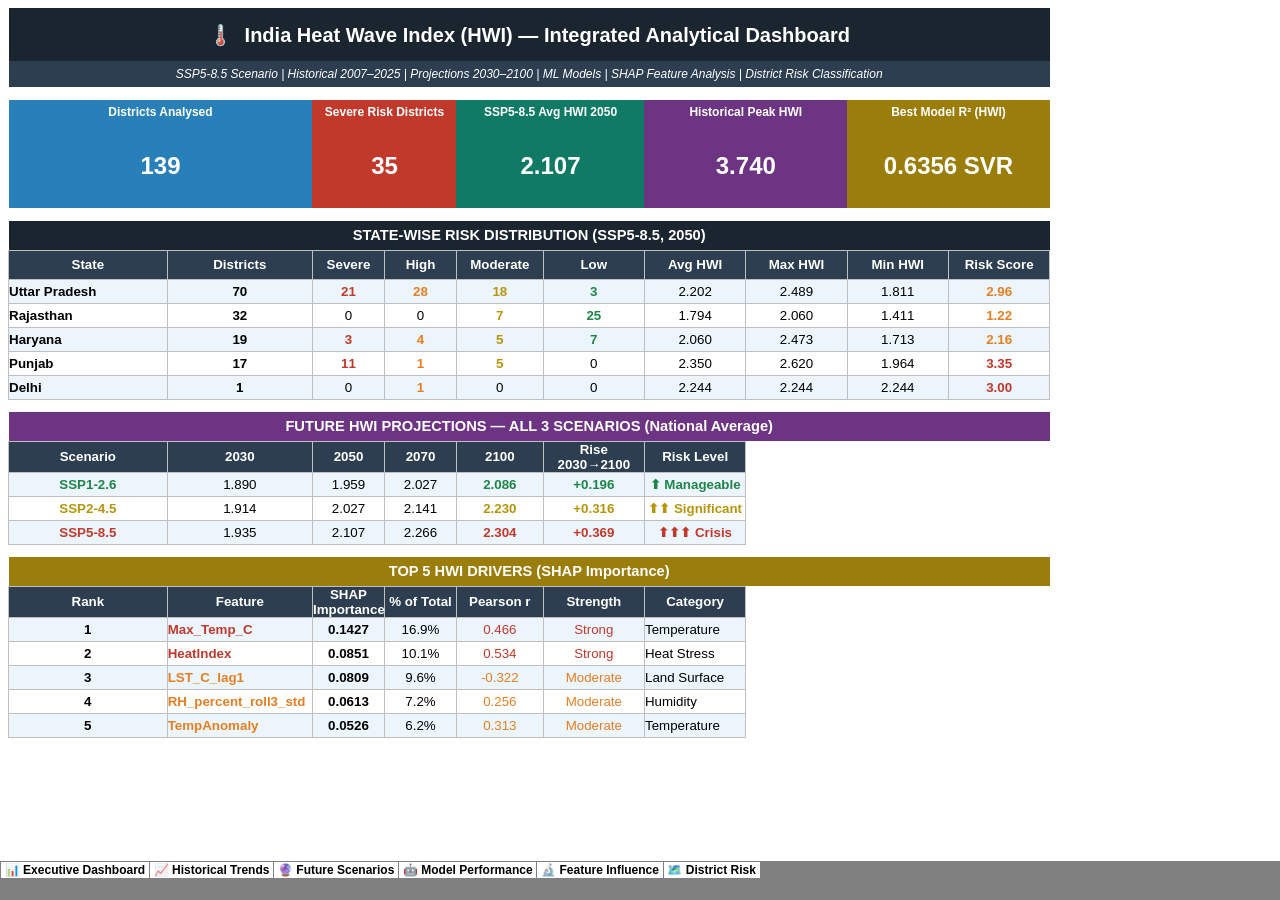
<file: HWI_Full_Analytical_Dashboard - Copy-Web_files/tabstrip.htm>
<html>
<head>
<meta http-equiv=Content-Type content="text/html; charset=windows-1252">
<meta name=ProgId content=Excel.Sheet>
<meta name=Generator content="Microsoft Excel 15">
<link id=Main-File rel=Main-File
href="../HWI_Full_Analytical_Dashboard%20-%20Copy-Web.htm">

<script language="JavaScript">
<!--
if (window.name!="frTabs")
 window.location.replace(document.all.item("Main-File").href);
//-->
</script>
<style>
<!--
A {
    text-decoration:none;
    color:#000000;
    font-size:9pt;
}
-->
</style>
</head>
<body topmargin=0 leftmargin=0 bgcolor="#808080">
<table border=0 cellspacing=1>
 <tr>
 <td bgcolor="#FFFFFF" nowrap><b><small><small>&nbsp;<a href="sheet001.htm" target="frSheet"><font face="Arial" color="#000000">&#128202; Executive Dashboard</font></a>&nbsp;</small></small></b></td>
 <td bgcolor="#FFFFFF" nowrap><b><small><small>&nbsp;<a href="sheet002.htm" target="frSheet"><font face="Arial" color="#000000">&#128200; Historical Trends</font></a>&nbsp;</small></small></b></td>
 <td bgcolor="#FFFFFF" nowrap><b><small><small>&nbsp;<a href="sheet003.htm" target="frSheet"><font face="Arial" color="#000000">&#128302; Future Scenarios</font></a>&nbsp;</small></small></b></td>
 <td bgcolor="#FFFFFF" nowrap><b><small><small>&nbsp;<a href="sheet004.htm" target="frSheet"><font face="Arial" color="#000000">&#129302; Model Performance</font></a>&nbsp;</small></small></b></td>
 <td bgcolor="#FFFFFF" nowrap><b><small><small>&nbsp;<a href="sheet005.htm" target="frSheet"><font face="Arial" color="#000000">&#128300; Feature Influence</font></a>&nbsp;</small></small></b></td>
 <td bgcolor="#FFFFFF" nowrap><b><small><small>&nbsp;<a href="sheet006.htm" target="frSheet"><font face="Arial" color="#000000">&#128506;&#65039; District Risk</font></a>&nbsp;</small></small></b></td>

 </tr>
</table>
</body>
</html>
</file>
